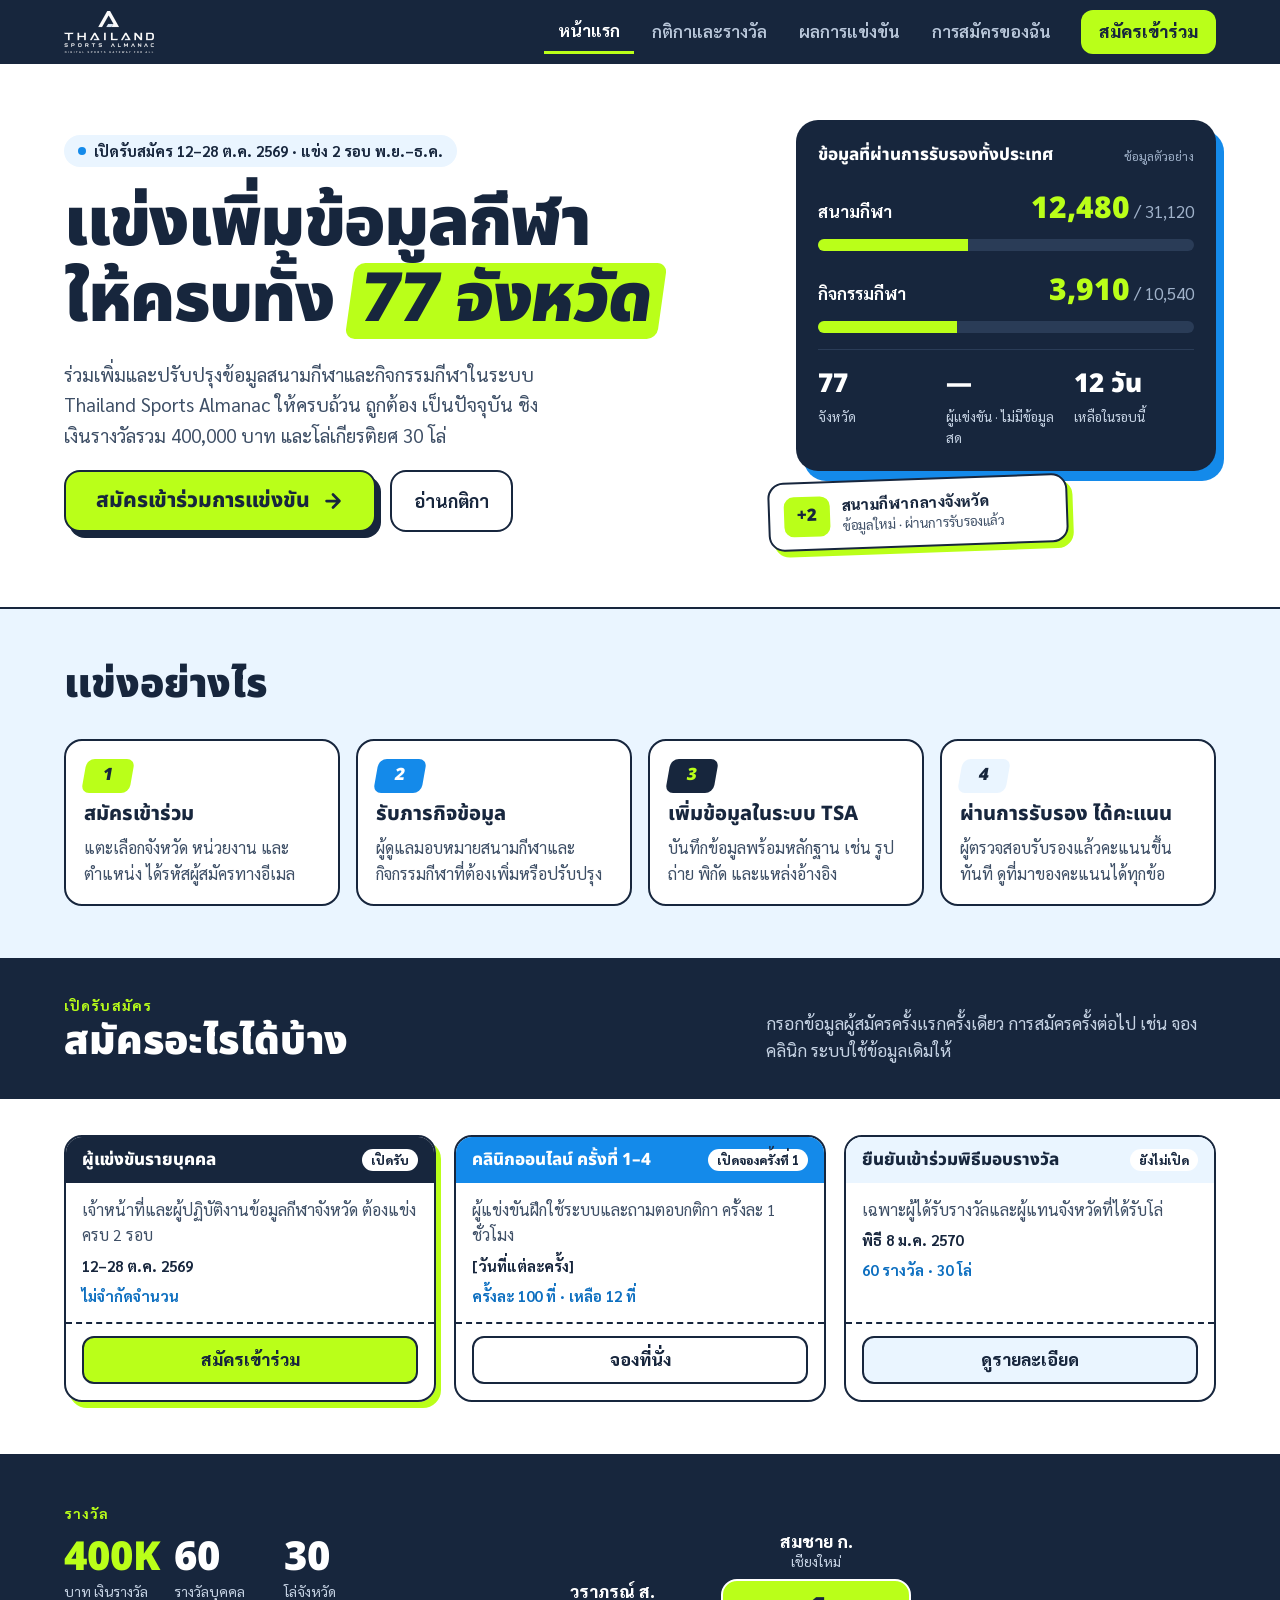
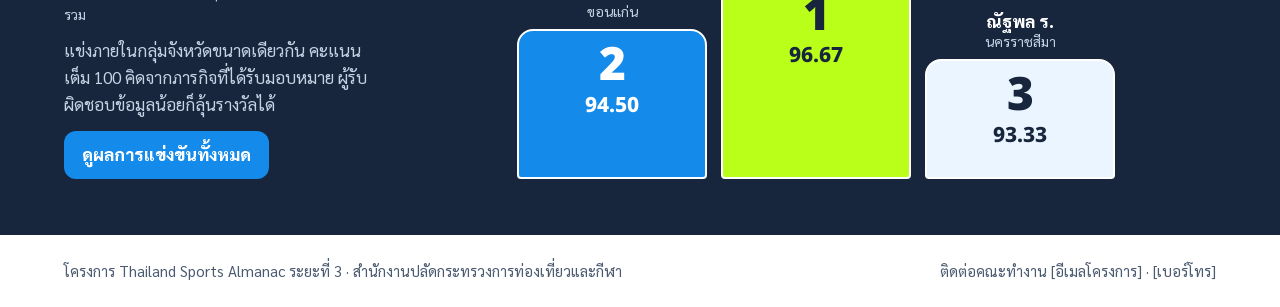
<file: index.html>
<!doctype html>
<html lang="th">
<head>
<meta charset="utf-8">
<meta name="viewport" content="width=device-width, initial-scale=1, viewport-fit=cover">
<title>หน้าแรก · TSA Data to Value Challenge 2569</title>
<link rel="preconnect" href="https://fonts.googleapis.com">
<link rel="preconnect" href="https://fonts.gstatic.com" crossorigin="">
<link href="https://fonts.googleapis.com/css2?family=Noto+Sans+Thai:wght@100..900&amp;family=Sarabun:ital,wght@0,100;0,200;0,300;0,400;0,500;0,600;0,700;0,800;1,100;1,200;1,300;1,400;1,500;1,600;1,700;1,800&amp;display=swap" rel="stylesheet">
<style>
body{margin:0;background:#ffffff}
a{color:#148AEA}a:hover{color:#17263D}
</style>
<style>*{box-sizing:border-box}img{max-width:100%}</style>

</head>
<body>
<div style="font-family: 'Sarabun', sans-serif; color: #17263D; background: #ffffff; font-size: 17px; line-height: 1.6">

  <header style="background: #17263D; color: #ffffff">
    <div style="max-width: 1200px; margin: 0 auto; padding: 10px 24px; display: flex; flex-wrap: wrap; align-items: center; gap: 16px">
      <a href="index.html" aria-label="Thailand Sports Almanac - หน้าแรก" style="display: flex; align-items: center; gap: 12px; color: #ffffff; text-decoration: none">
        <img class="tsa-brand-logo" src="assets/tsa-logo.png" alt="Thailand Sports Almanac">
      </a>
      <nav aria-label="เมนูหลัก" style="display: flex; flex-wrap: wrap; gap: 4px; margin-left: auto">
        <a href="index.html" style="display: inline-flex; align-items: center; min-height: 44px; padding: 0 14px; color: #ffffff; font-weight: 700; text-decoration: none; border-bottom: 3px solid #baff19">หน้าแรก</a>
        <a href="rules.html" style="display: inline-flex; align-items: center; min-height: 44px; padding: 0 14px; color: #b9c7da; font-weight: 600; text-decoration: none">กติกาและรางวัล</a>
        <a href="results.html" style="display: inline-flex; align-items: center; min-height: 44px; padding: 0 14px; color: #b9c7da; font-weight: 600; text-decoration: none">ผลการแข่งขัน</a>
        <a href="my.html" style="display: inline-flex; align-items: center; min-height: 44px; padding: 0 14px; color: #b9c7da; font-weight: 600; text-decoration: none">การสมัครของฉัน</a>
      </nav>
      <a href="register.html" style="display: inline-flex; align-items: center; min-height: 44px; padding: 0 18px; background: #baff19; color: #17263D; font-weight: 800; text-decoration: none; border-radius: 12px">สมัครเข้าร่วม</a>
    </div>
  </header>

  <section style="max-width: 1200px; margin: 0 auto; padding: 56px 24px 60px; display: flex; flex-wrap: wrap; gap: 44px; align-items: center">
    <div style="flex: 999 1 520px; min-width: 0; display: flex; flex-direction: column; gap: 20px">
      <span style="align-self: flex-start; display: inline-flex; align-items: center; gap: 8px; background: #EAF5FF; border-radius: 999px; padding: 4px 14px; font-weight: 700; font-size: 15px"><span style="width: 8px; height: 8px; border-radius: 50%; background: #148AEA"></span>เปิดรับสมัคร 12–28 ต.ค. 2569 · แข่ง 2 รอบ พ.ย.–ธ.ค.</span>
      <h1 style="margin: 0; font-family: 'Noto Sans Thai', sans-serif; font-weight: 900; font-size: 68px; line-height: 1.12; letter-spacing: -0.02em">แข่งเพิ่มข้อมูลกีฬา<br>ให้ครบทั้ง <span style="display: inline-block; background: #baff19; padding: 0 0.16em; border-radius: 10px; transform: skewX(-8deg)">77 จังหวัด</span></h1>
      <p style="margin: 0; max-width: 50ch; font-size: 19px; color: #3e4f66">ร่วมเพิ่มและปรับปรุงข้อมูลสนามกีฬาและกิจกรรมกีฬาในระบบ Thailand Sports Almanac ให้ครบถ้วน ถูกต้อง เป็นปัจจุบัน ชิงเงินรางวัลรวม 400,000 บาท และโล่เกียรติยศ 30 โล่</p>
      <div style="display: flex; flex-wrap: wrap; gap: 14px">
        <a href="register.html" style="display: inline-flex; align-items: center; gap: 12px; min-height: 62px; padding: 0 30px; background: #baff19; color: #17263D; font-family: 'Noto Sans Thai', sans-serif; font-weight: 800; font-size: 21px; text-decoration: none; border: 2.5px solid #17263D; border-radius: 16px; box-shadow: 5px 6px 0 #17263D">สมัครเข้าร่วมการแข่งขัน<svg width="22" height="22" viewBox="0 0 24 24" fill="none" stroke="currentColor" stroke-width="3" stroke-linecap="round" stroke-linejoin="round" aria-hidden="true"><path d="M5 12h13M12 5l7 7-7 7"></path></svg></a>
        <a href="rules.html" style="display: inline-flex; align-items: center; min-height: 62px; padding: 0 22px; color: #17263D; font-weight: 700; font-size: 18px; text-decoration: none; border: 2.5px solid #17263D; border-radius: 16px">อ่านกติกา</a>
      </div>
    </div>

    <div style="flex: 1 1 420px; min-width: 0; position: relative; padding-bottom: 76px">
      <div style="background: #17263D; color: #ffffff; border-radius: 22px; padding: 22px; display: flex; flex-direction: column; gap: 16px; box-shadow: 8px 10px 0 #148AEA">
        <div style="display: flex; justify-content: space-between; align-items: center"><span style="font-family: 'Noto Sans Thai', sans-serif; font-weight: 800; font-size: 17px">ข้อมูลที่ผ่านการรับรองทั้งประเทศ</span><span style="font-size: 12.5px; color: #9fb1c9">ข้อมูลตัวอย่าง</span></div>
        
          <div style="display: flex; flex-direction: column; gap: 6px">
            <div style="display: flex; justify-content: space-between; align-items: baseline; gap: 10px"><span style="font-weight: 700">สนามกีฬา</span><span><span style="font-family: 'Noto Sans Thai', sans-serif; font-weight: 900; font-size: 30px; color: #baff19">12,480</span><span style="color: #9fb1c9"> / 31,120</span></span></div>
            <div style="height: 12px; border-radius: 99px; background: #2a3c57; overflow: hidden"><div style="height: 100%; width: 40%; background: #baff19"></div></div>
          </div>
        
          <div style="display: flex; flex-direction: column; gap: 6px">
            <div style="display: flex; justify-content: space-between; align-items: baseline; gap: 10px"><span style="font-weight: 700">กิจกรรมกีฬา</span><span><span style="font-family: 'Noto Sans Thai', sans-serif; font-weight: 900; font-size: 30px; color: #baff19">3,910</span><span style="color: #9fb1c9"> / 10,540</span></span></div>
            <div style="height: 12px; border-radius: 99px; background: #2a3c57; overflow: hidden"><div style="height: 100%; width: 37%; background: #baff19"></div></div>
          </div>
        
        <div style="display: grid; grid-template-columns: repeat(3, minmax(0, 1fr)); gap: 8px; border-top: 1px solid #2a3c57; padding-top: 14px">
          <div><div style="font-family: 'Noto Sans Thai', sans-serif; font-weight: 900; font-size: 26px">77</div><div style="font-size: 13.5px; color: #c6d3e4">จังหวัด</div></div>
          <div><div style="font-family: 'Noto Sans Thai', sans-serif; font-weight: 900; font-size: 26px">—</div><div style="font-size: 13.5px; color: #c6d3e4">ผู้แข่งขัน · ไม่มีข้อมูลสด</div></div>
          <div><div style="font-family: 'Noto Sans Thai', sans-serif; font-weight: 900; font-size: 26px">12 วัน</div><div style="font-size: 13.5px; color: #c6d3e4">เหลือในรอบนี้</div></div>
        </div>
      </div>
      <div style="position: absolute; left: -28px; bottom: 0; width: 300px; background: #ffffff; border: 2.5px solid #17263D; border-radius: 16px; box-shadow: 5px 6px 0 #baff19; padding: 12px 14px; transform: rotate(-2deg); display: flex; gap: 12px; align-items: center">
        <span style="flex: none; min-width: 46px; height: 40px; border-radius: 10px; background: #baff19; display: grid; place-items: center; font-family: 'Noto Sans Thai', sans-serif; font-weight: 900; font-size: 17px">+2</span>
        <span style="min-width: 0"><span style="display: block; font-weight: 800; font-size: 15px; line-height: 1.3">สนามกีฬากลางจังหวัด</span><span style="display: block; font-size: 13.5px; color: #3e4f66">ข้อมูลใหม่ · ผ่านการรับรองแล้ว</span></span>
      </div>
    </div>
  </section>

  <section style="background: #EAF5FF; border-top: 2.5px solid #17263D; border-bottom: 2.5px solid #17263D">
    <div style="max-width: 1200px; margin: 0 auto; padding: 44px 24px 52px; display: flex; flex-direction: column; gap: 22px">
      <h2 style="margin: 0; font-family: 'Noto Sans Thai', sans-serif; font-weight: 900; font-size: 40px">แข่งอย่างไร</h2>
      <div style="display: grid; grid-template-columns: repeat(auto-fit, minmax(230px, 1fr)); gap: 16px">
        
          <div style="background: #ffffff; border: 2.5px solid #17263D; border-radius: 18px; padding: 18px; display: flex; flex-direction: column; gap: 8px">
            <span style="align-self: flex-start; display: grid; place-items: center; min-width: 48px; height: 34px; background: #baff19; color: #17263D; border-radius: 8px; transform: skewX(-10deg); font-family: 'Noto Sans Thai', sans-serif; font-weight: 900; font-size: 17px">1</span>
            <span style="font-family: 'Noto Sans Thai', sans-serif; font-weight: 800; font-size: 20px; line-height: 1.3">สมัครเข้าร่วม</span>
            <span style="font-size: 16px; color: #3e4f66">แตะเลือกจังหวัด หน่วยงาน และตำแหน่ง ได้รหัสผู้สมัครทางอีเมล</span>
          </div>
        
          <div style="background: #ffffff; border: 2.5px solid #17263D; border-radius: 18px; padding: 18px; display: flex; flex-direction: column; gap: 8px">
            <span style="align-self: flex-start; display: grid; place-items: center; min-width: 48px; height: 34px; background: #148AEA; color: #ffffff; border-radius: 8px; transform: skewX(-10deg); font-family: 'Noto Sans Thai', sans-serif; font-weight: 900; font-size: 17px">2</span>
            <span style="font-family: 'Noto Sans Thai', sans-serif; font-weight: 800; font-size: 20px; line-height: 1.3">รับภารกิจข้อมูล</span>
            <span style="font-size: 16px; color: #3e4f66">ผู้ดูแลมอบหมายสนามกีฬาและกิจกรรมกีฬาที่ต้องเพิ่มหรือปรับปรุง</span>
          </div>
        
          <div style="background: #ffffff; border: 2.5px solid #17263D; border-radius: 18px; padding: 18px; display: flex; flex-direction: column; gap: 8px">
            <span style="align-self: flex-start; display: grid; place-items: center; min-width: 48px; height: 34px; background: #17263D; color: #baff19; border-radius: 8px; transform: skewX(-10deg); font-family: 'Noto Sans Thai', sans-serif; font-weight: 900; font-size: 17px">3</span>
            <span style="font-family: 'Noto Sans Thai', sans-serif; font-weight: 800; font-size: 20px; line-height: 1.3">เพิ่มข้อมูลในระบบ TSA</span>
            <span style="font-size: 16px; color: #3e4f66">บันทึกข้อมูลพร้อมหลักฐาน เช่น รูปถ่าย พิกัด และแหล่งอ้างอิง</span>
          </div>
        
          <div style="background: #ffffff; border: 2.5px solid #17263D; border-radius: 18px; padding: 18px; display: flex; flex-direction: column; gap: 8px">
            <span style="align-self: flex-start; display: grid; place-items: center; min-width: 48px; height: 34px; background: #EAF5FF; color: #17263D; border-radius: 8px; transform: skewX(-10deg); font-family: 'Noto Sans Thai', sans-serif; font-weight: 900; font-size: 17px">4</span>
            <span style="font-family: 'Noto Sans Thai', sans-serif; font-weight: 800; font-size: 20px; line-height: 1.3">ผ่านการรับรอง ได้คะแนน</span>
            <span style="font-size: 16px; color: #3e4f66">ผู้ตรวจสอบรับรองแล้วคะแนนขึ้นทันที ดูที่มาของคะแนนได้ทุกข้อ</span>
          </div>
        
      </div>
    </div>
  </section>

  <section style="background: #17263D; color: #ffffff">
    <div style="max-width: 1200px; margin: 0 auto; padding: 34px 24px; display: flex; flex-wrap: wrap; gap: 16px 40px; align-items: flex-end; justify-content: space-between">
      <div><div style="font-size: 14px; font-weight: 700; color: #baff19; letter-spacing: 0.08em">เปิดรับสมัคร</div><h2 style="margin: 2px 0 0; font-family: 'Noto Sans Thai', sans-serif; font-weight: 900; font-size: 40px; line-height: 1.15">สมัครอะไรได้บ้าง</h2></div>
      <p style="margin: 0; max-width: 50ch; color: #c6d3e4">กรอกข้อมูลผู้สมัครครั้งแรกครั้งเดียว การสมัครครั้งต่อไป เช่น จองคลินิก ระบบใช้ข้อมูลเดิมให้</p>
    </div>
  </section>
  <section style="max-width: 1200px; margin: 0 auto; padding: 36px 24px 52px; display: grid; grid-template-columns: repeat(auto-fit, minmax(250px, 1fr)); gap: 18px">
    
      <article style="border: 2.5px solid #17263D; border-radius: 18px; overflow: hidden; display: flex; flex-direction: column; box-shadow: 5px 6px 0 #baff19">
        <div style="background: #17263D; color: #ffffff; padding: 12px 16px; display: flex; justify-content: space-between; gap: 8px; align-items: center"><span style="font-family: 'Noto Sans Thai', sans-serif; font-weight: 800; font-size: 17px; line-height: 1.3">ผู้แข่งขันรายบุคคล</span><span style="flex: none; font-size: 12.5px; font-weight: 800; background: #ffffff; color: #17263D; border-radius: 999px; padding: 1px 9px">เปิดรับ</span></div>
        <div style="padding: 14px 16px; display: flex; flex-direction: column; gap: 6px; flex: 1">
          <span style="font-size: 16px; color: #3e4f66">เจ้าหน้าที่และผู้ปฏิบัติงานข้อมูลกีฬาจังหวัด ต้องแข่งครบ 2 รอบ</span>
          <span style="font-weight: 700; font-size: 15px">12–28 ต.ค. 2569</span>
          <span style="font-size: 15px; color: #0d6fc0; font-weight: 700">ไม่จำกัดจำนวน</span>
        </div>
        <div style="border-top: 2.5px dashed #17263D; padding: 12px 16px 16px"><a href="register.html" style="display: flex; align-items: center; justify-content: center; min-height: 48px; border-radius: 12px; background: #baff19; color: #17263D; border: 2.5px solid #17263D; font-weight: 800; text-decoration: none">สมัครเข้าร่วม</a></div>
      </article>
    
      <article style="border: 2.5px solid #17263D; border-radius: 18px; overflow: hidden; display: flex; flex-direction: column; box-shadow: none">
        <div style="background: #148AEA; color: #ffffff; padding: 12px 16px; display: flex; justify-content: space-between; gap: 8px; align-items: center"><span style="font-family: 'Noto Sans Thai', sans-serif; font-weight: 800; font-size: 17px; line-height: 1.3">คลินิกออนไลน์ ครั้งที่ 1–4</span><span style="flex: none; font-size: 12.5px; font-weight: 800; background: #ffffff; color: #17263D; border-radius: 999px; padding: 1px 9px">เปิดจองครั้งที่ 1</span></div>
        <div style="padding: 14px 16px; display: flex; flex-direction: column; gap: 6px; flex: 1">
          <span style="font-size: 16px; color: #3e4f66">ผู้แข่งขันฝึกใช้ระบบและถามตอบกติกา ครั้งละ 1 ชั่วโมง</span>
          <span style="font-weight: 700; font-size: 15px">[วันที่แต่ละครั้ง]</span>
          <span style="font-size: 15px; color: #0d6fc0; font-weight: 700">ครั้งละ 100 ที่ · เหลือ 12 ที่</span>
        </div>
        <div style="border-top: 2.5px dashed #17263D; padding: 12px 16px 16px"><a href="my.html" style="display: flex; align-items: center; justify-content: center; min-height: 48px; border-radius: 12px; background: #ffffff; color: #17263D; border: 2.5px solid #17263D; font-weight: 800; text-decoration: none">จองที่นั่ง</a></div>
      </article>
    
      <article style="border: 2.5px solid #17263D; border-radius: 18px; overflow: hidden; display: flex; flex-direction: column; box-shadow: none">
        <div style="background: #EAF5FF; color: #17263D; padding: 12px 16px; display: flex; justify-content: space-between; gap: 8px; align-items: center"><span style="font-family: 'Noto Sans Thai', sans-serif; font-weight: 800; font-size: 17px; line-height: 1.3">ยืนยันเข้าร่วมพิธีมอบรางวัล</span><span style="flex: none; font-size: 12.5px; font-weight: 800; background: #ffffff; color: #17263D; border-radius: 999px; padding: 1px 9px">ยังไม่เปิด</span></div>
        <div style="padding: 14px 16px; display: flex; flex-direction: column; gap: 6px; flex: 1">
          <span style="font-size: 16px; color: #3e4f66">เฉพาะผู้ได้รับรางวัลและผู้แทนจังหวัดที่ได้รับโล่</span>
          <span style="font-weight: 700; font-size: 15px">พิธี 8 ม.ค. 2570</span>
          <span style="font-size: 15px; color: #0d6fc0; font-weight: 700">60 รางวัล · 30 โล่</span>
        </div>
        <div style="border-top: 2.5px dashed #17263D; padding: 12px 16px 16px"><a href="rules.html" style="display: flex; align-items: center; justify-content: center; min-height: 48px; border-radius: 12px; background: #EAF5FF; color: #17263D; border: 2.5px solid #17263D; font-weight: 800; text-decoration: none">ดูรายละเอียด</a></div>
      </article>
    
  </section>

  <section style="background: #17263D; color: #ffffff">
    <div style="max-width: 1200px; margin: 0 auto; padding: 48px 24px 56px; display: flex; flex-wrap: wrap; gap: 32px; align-items: flex-end">
      <div style="flex: 1 1 320px; min-width: 0; display: flex; flex-direction: column; gap: 12px; align-self: center">
        <div style="font-size: 14px; font-weight: 700; color: #baff19; letter-spacing: 0.08em">รางวัล</div>
        <div style="display: grid; grid-template-columns: repeat(3, minmax(0, 1fr)); gap: 10px">
          <div><div style="font-family: 'Noto Sans Thai', sans-serif; font-weight: 900; font-size: 40px; line-height: 1.1; color: #baff19">400K</div><div style="font-size: 14px; color: #c6d3e4">บาท เงินรางวัลรวม</div></div>
          <div><div style="font-family: 'Noto Sans Thai', sans-serif; font-weight: 900; font-size: 40px; line-height: 1.1">60</div><div style="font-size: 14px; color: #c6d3e4">รางวัลบุคคล</div></div>
          <div><div style="font-family: 'Noto Sans Thai', sans-serif; font-weight: 900; font-size: 40px; line-height: 1.1">30</div><div style="font-size: 14px; color: #c6d3e4">โล่จังหวัด</div></div>
        </div>
        <p style="margin: 0; color: #c6d3e4">แข่งภายในกลุ่มจังหวัดขนาดเดียวกัน คะแนนเต็ม 100 คิดจากภารกิจที่ได้รับมอบหมาย ผู้รับผิดชอบข้อมูลน้อยก็ลุ้นรางวัลได้</p>
        <a href="results.html" style="align-self: flex-start; display: inline-flex; align-items: center; min-height: 48px; padding: 0 18px; border-radius: 12px; background: #148AEA; color: #ffffff; font-weight: 800; text-decoration: none">ดูผลการแข่งขันทั้งหมด</a>
      </div>
      <div style="flex: 999 1 520px; min-width: 0; display: flex; align-items: flex-end; justify-content: center; gap: 14px">
        
          <div style="flex: 1 1 0; max-width: 190px; display: flex; flex-direction: column; align-items: center; gap: 8px">
            <div style="text-align: center; line-height: 1.3"><div style="font-weight: 800; font-size: 17px">วราภรณ์ ส.</div><div style="font-size: 14px; color: #c6d3e4">ขอนแก่น</div></div>
            <div style="width: 100%; height: 150px; background: #148AEA; color: #ffffff; border-radius: 16px 16px 4px 4px; border: 2.5px solid #ffffff; display: flex; flex-direction: column; align-items: center; padding-top: 12px">
              <span style="font-family: 'Noto Sans Thai', sans-serif; font-weight: 900; font-size: 46px; line-height: 1">2</span>
              <span style="font-family: 'Noto Sans Thai', sans-serif; font-weight: 800; font-size: 21px">94.50</span>
            </div>
          </div>
        
          <div style="flex: 1 1 0; max-width: 190px; display: flex; flex-direction: column; align-items: center; gap: 8px">
            <div style="text-align: center; line-height: 1.3"><div style="font-weight: 800; font-size: 17px">สมชาย ก.</div><div style="font-size: 14px; color: #c6d3e4">เชียงใหม่</div></div>
            <div style="width: 100%; height: 200px; background: #baff19; color: #17263D; border-radius: 16px 16px 4px 4px; border: 2.5px solid #ffffff; display: flex; flex-direction: column; align-items: center; padding-top: 12px">
              <span style="font-family: 'Noto Sans Thai', sans-serif; font-weight: 900; font-size: 46px; line-height: 1">1</span>
              <span style="font-family: 'Noto Sans Thai', sans-serif; font-weight: 800; font-size: 21px">96.67</span>
            </div>
          </div>
        
          <div style="flex: 1 1 0; max-width: 190px; display: flex; flex-direction: column; align-items: center; gap: 8px">
            <div style="text-align: center; line-height: 1.3"><div style="font-weight: 800; font-size: 17px">ณัฐพล ร.</div><div style="font-size: 14px; color: #c6d3e4">นครราชสีมา</div></div>
            <div style="width: 100%; height: 120px; background: #EAF5FF; color: #17263D; border-radius: 16px 16px 4px 4px; border: 2.5px solid #ffffff; display: flex; flex-direction: column; align-items: center; padding-top: 12px">
              <span style="font-family: 'Noto Sans Thai', sans-serif; font-weight: 900; font-size: 46px; line-height: 1">3</span>
              <span style="font-family: 'Noto Sans Thai', sans-serif; font-weight: 800; font-size: 21px">93.33</span>
            </div>
          </div>
        
      </div>
    </div>
  </section>

  <footer style="max-width: 1200px; margin: 0 auto; padding: 24px; display: flex; flex-wrap: wrap; gap: 12px; justify-content: space-between; font-size: 15px; color: #4a5a70">
    <span>โครงการ Thailand Sports Almanac ระยะที่ 3 · สำนักงานปลัดกระทรวงการท่องเที่ยวและกีฬา</span>
    <span>ติดต่อคณะทำงาน [อีเมลโครงการ] · [เบอร์โทร]</span>
  </footer>
</div>
<script defer src="app.js"></script>
</body>
</html>
</file>
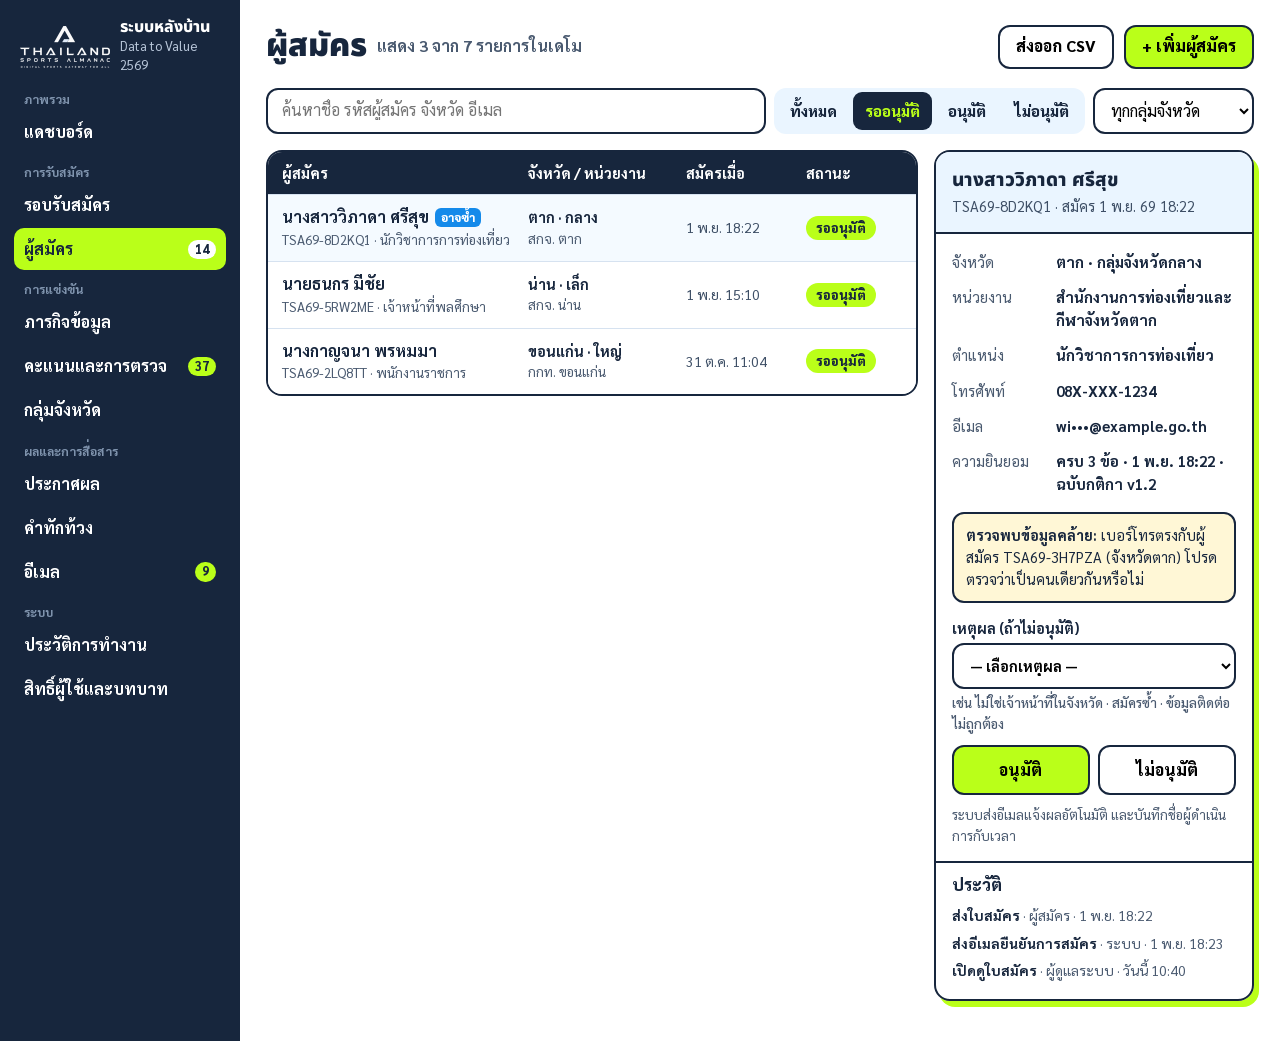
<file: admin-applicants.html>
<!doctype html>
<html lang="th">
<head>
<meta charset="utf-8">
<meta name="viewport" content="width=device-width, initial-scale=1, viewport-fit=cover">
<title>หลังบ้าน · ผู้สมัคร · TSA Data to Value Challenge 2569</title>
<link rel="preconnect" href="https://fonts.googleapis.com">
<link rel="preconnect" href="https://fonts.gstatic.com" crossorigin="">
<link href="https://fonts.googleapis.com/css2?family=Noto+Sans+Thai:wght@100..900&amp;family=Sarabun:ital,wght@0,100;0,200;0,300;0,400;0,500;0,600;0,700;0,800;1,100;1,200;1,300;1,400;1,500;1,600;1,700;1,800&amp;display=swap" rel="stylesheet">
<style>
body{margin:0;background:#ffffff}
a{color:#148AEA}a:hover{color:#17263D}
</style>
<style>*{box-sizing:border-box}img{max-width:100%}</style>

</head>
<body>
<div style="font-family: 'Sarabun', sans-serif; color: #17263D; background: #ffffff; font-size: 16px; line-height: 1.55; display: flex; flex-wrap: wrap; min-height: 100%">
  <aside style="flex: 1 1 240px; max-width: 100%; background: #17263D; color: #ffffff; padding: 18px 14px; display: flex; flex-direction: column; gap: 14px">
    <div style="display: flex; align-items: center; gap: 10px; padding: 0 6px"><img class="tsa-brand-logo" src="assets/tsa-logo.png" alt="Thailand Sports Almanac"><span style="font-family: 'Noto Sans Thai', sans-serif; font-weight: 800; line-height: 1.2">ระบบหลังบ้าน<br><span style="font-family: 'Sarabun', sans-serif; font-weight: 400; font-size: 13px; color: #b9c7da">Data to Value 2569</span></span></div>
    <nav aria-label="เมนูหลังบ้าน" style="display: flex; flex-direction: column; gap: 10px">
      
        <div style="display: flex; flex-direction: column; gap: 2px">
          <span style="font-size: 12.5px; font-weight: 700; color: #7f93ad; padding: 0 10px">ภาพรวม</span>
          
            <a href="admin.html" style="display: flex; align-items: center; justify-content: space-between; min-height: 42px; padding: 0 10px; border-radius: 10px; background: transparent; color: #ffffff; font-weight: 700; text-decoration: none">แดชบอร์ด<span style="font-size: 12.5px; font-weight: 800; padding: 0 7px; border-radius: 999px; background: transparent; color: #17263D"></span></a>
          
        </div>
      
        <div style="display: flex; flex-direction: column; gap: 2px">
          <span style="font-size: 12.5px; font-weight: 700; color: #7f93ad; padding: 0 10px">การรับสมัคร</span>
          
            <a href="admin-rounds.html" style="display: flex; align-items: center; justify-content: space-between; min-height: 42px; padding: 0 10px; border-radius: 10px; background: transparent; color: #ffffff; font-weight: 700; text-decoration: none">รอบรับสมัคร<span style="font-size: 12.5px; font-weight: 800; padding: 0 7px; border-radius: 999px; background: transparent; color: #17263D"></span></a>
          
            <a href="admin-applicants.html" style="display: flex; align-items: center; justify-content: space-between; min-height: 42px; padding: 0 10px; border-radius: 10px; background: #baff19; color: #17263D; font-weight: 700; text-decoration: none">ผู้สมัคร<span style="font-size: 12.5px; font-weight: 800; padding: 0 7px; border-radius: 999px; background: #ffffff; color: #17263D">14</span></a>
          
        </div>
      
        <div style="display: flex; flex-direction: column; gap: 2px">
          <span style="font-size: 12.5px; font-weight: 700; color: #7f93ad; padding: 0 10px">การแข่งขัน</span>
          
            <a href="#tasks" style="display: flex; align-items: center; justify-content: space-between; min-height: 42px; padding: 0 10px; border-radius: 10px; background: transparent; color: #ffffff; font-weight: 700; text-decoration: none">ภารกิจข้อมูล<span style="font-size: 12.5px; font-weight: 800; padding: 0 7px; border-radius: 999px; background: transparent; color: #17263D"></span></a>
          
            <a href="admin-scores.html" style="display: flex; align-items: center; justify-content: space-between; min-height: 42px; padding: 0 10px; border-radius: 10px; background: transparent; color: #ffffff; font-weight: 700; text-decoration: none">คะแนนและการตรวจ<span style="font-size: 12.5px; font-weight: 800; padding: 0 7px; border-radius: 999px; background: #baff19; color: #17263D">37</span></a>
          
            <a href="#groups" style="display: flex; align-items: center; justify-content: space-between; min-height: 42px; padding: 0 10px; border-radius: 10px; background: transparent; color: #ffffff; font-weight: 700; text-decoration: none">กลุ่มจังหวัด<span style="font-size: 12.5px; font-weight: 800; padding: 0 7px; border-radius: 999px; background: transparent; color: #17263D"></span></a>
          
        </div>
      
        <div style="display: flex; flex-direction: column; gap: 2px">
          <span style="font-size: 12.5px; font-weight: 700; color: #7f93ad; padding: 0 10px">ผลและการสื่อสาร</span>
          
            <a href="admin-scores.html" style="display: flex; align-items: center; justify-content: space-between; min-height: 42px; padding: 0 10px; border-radius: 10px; background: transparent; color: #ffffff; font-weight: 700; text-decoration: none">ประกาศผล<span style="font-size: 12.5px; font-weight: 800; padding: 0 7px; border-radius: 999px; background: transparent; color: #17263D"></span></a>
          
            <a href="#appeals" style="display: flex; align-items: center; justify-content: space-between; min-height: 42px; padding: 0 10px; border-radius: 10px; background: transparent; color: #ffffff; font-weight: 700; text-decoration: none">คำทักท้วง<span style="font-size: 12.5px; font-weight: 800; padding: 0 7px; border-radius: 999px; background: transparent; color: #17263D"></span></a>
          
            <a href="admin-rounds.html" style="display: flex; align-items: center; justify-content: space-between; min-height: 42px; padding: 0 10px; border-radius: 10px; background: transparent; color: #ffffff; font-weight: 700; text-decoration: none">อีเมล<span style="font-size: 12.5px; font-weight: 800; padding: 0 7px; border-radius: 999px; background: #baff19; color: #17263D">9</span></a>
          
        </div>
      
        <div style="display: flex; flex-direction: column; gap: 2px">
          <span style="font-size: 12.5px; font-weight: 700; color: #7f93ad; padding: 0 10px">ระบบ</span>
          
            <a href="#log" style="display: flex; align-items: center; justify-content: space-between; min-height: 42px; padding: 0 10px; border-radius: 10px; background: transparent; color: #ffffff; font-weight: 700; text-decoration: none">ประวัติการทำงาน<span style="font-size: 12.5px; font-weight: 800; padding: 0 7px; border-radius: 999px; background: transparent; color: #17263D"></span></a>
          
            <a href="#roles" style="display: flex; align-items: center; justify-content: space-between; min-height: 42px; padding: 0 10px; border-radius: 10px; background: transparent; color: #ffffff; font-weight: 700; text-decoration: none">สิทธิ์ผู้ใช้และบทบาท<span style="font-size: 12.5px; font-weight: 800; padding: 0 7px; border-radius: 999px; background: transparent; color: #17263D"></span></a>
          
        </div>
      
    </nav>
  </aside>

  <main style="flex: 999 1 720px; min-width: 0; padding: 22px 26px 40px; display: flex; flex-direction: column; gap: 16px">
    <div style="display: flex; flex-wrap: wrap; gap: 10px; align-items: center">
      <h1 style="margin: 0; font-family: 'Noto Sans Thai', sans-serif; font-weight: 900; font-size: 32px">ผู้สมัคร</h1>
      <span style="font-weight: 700; color: #4a5a70">ผู้สมัครทั้งหมด · ข้อมูลตัวอย่าง · รออนุมัติ 14</span>
      <span style="flex: 1"></span>
      <button type="button" style="min-height: 44px; padding: 0 16px; border: 2.5px solid #17263D; border-radius: 12px; background: #ffffff; font: inherit; font-weight: 800">ส่งออก CSV</button>
      <button type="button" style="min-height: 44px; padding: 0 16px; border: 2.5px solid #17263D; border-radius: 12px; background: #baff19; font: inherit; font-weight: 800">+ เพิ่มผู้สมัคร</button>
    </div>
    <div style="display: flex; flex-wrap: wrap; gap: 8px">
      <label for="a-q" style="position: absolute; width: 1px; height: 1px; overflow: hidden">ค้นหา</label>
      <input id="a-q" type="text" placeholder="ค้นหาชื่อ รหัสผู้สมัคร จังหวัด อีเมล" style="flex: 1 1 260px; min-height: 46px; border: 2px solid #17263D; border-radius: 12px; padding: 0 14px; font: inherit">
      <div role="group" aria-label="สถานะ" style="display: flex; gap: 4px; padding: 4px; border-radius: 12px; background: #EAF5FF">
        
          <button type="button" aria-pressed="false" style="min-height: 38px; padding: 0 12px; border: 0; border-radius: 9px; background: transparent; color: #17263D; font: inherit; font-weight: 800; font-size: 15px">ทั้งหมด</button>
        
          <button type="button" aria-pressed="true" style="min-height: 38px; padding: 0 12px; border: 0; border-radius: 9px; background: #17263D; color: #baff19; font: inherit; font-weight: 800; font-size: 15px">รออนุมัติ</button>
        
          <button type="button" aria-pressed="false" style="min-height: 38px; padding: 0 12px; border: 0; border-radius: 9px; background: transparent; color: #17263D; font: inherit; font-weight: 800; font-size: 15px">อนุมัติ</button>
        
          <button type="button" aria-pressed="false" style="min-height: 38px; padding: 0 12px; border: 0; border-radius: 9px; background: transparent; color: #17263D; font: inherit; font-weight: 800; font-size: 15px">ไม่อนุมัติ</button>
        
      </div>
      <select aria-label="กลุ่มจังหวัด" style="min-height: 46px; border: 2px solid #17263D; border-radius: 12px; padding: 0 12px; font: inherit; background: #ffffff"><option>ทุกกลุ่มจังหวัด</option></select>
    </div>

    <div style="display: flex; flex-wrap: wrap; gap: 16px; align-items: flex-start">
      <div style="flex: 999 1 460px; min-width: 0; border: 2.5px solid #17263D; border-radius: 16px; overflow-x: auto">
        <div style="min-width: 520px">
          <div style="display: grid; grid-template-columns: minmax(0, 1.6fr) minmax(0, 1fr) 110px 96px; gap: 10px; padding: 10px 14px; background: #17263D; color: #ffffff; font-weight: 700; font-size: 14.5px"><span>ผู้สมัคร</span><span>จังหวัด / หน่วยงาน</span><span>สมัครเมื่อ</span><span>สถานะ</span></div>
          
            <div style="display: grid; grid-template-columns: minmax(0, 1.6fr) minmax(0, 1fr) 110px 96px; gap: 10px; align-items: center; padding: 10px 14px; border-top: 1.5px solid #d6e2f0; background: #f4faff">
              <span style="min-width: 0"><span style="display: flex; gap: 6px; align-items: center; font-weight: 700">นางสาววิภาดา ศรีสุข<span style="font-size: 12px; font-weight: 800; background: #148AEA; color: #ffffff; border-radius: 6px; padding: 0 6px">อาจซ้ำ</span></span><span style="display: block; font-size: 13.5px; color: #4a5a70">TSA69-8D2KQ1 · นักวิชาการการท่องเที่ยว</span></span>
              <span style="min-width: 0; font-size: 14.5px"><span style="display: block; font-weight: 700">ตาก · กลาง</span><span style="display: block; color: #4a5a70; font-size: 13.5px">สกจ. ตาก</span></span>
              <span style="font-size: 14px; color: #3e4f66">1 พ.ย. 18:22</span>
              <span style="justify-self: start; font-size: 13px; font-weight: 800; border-radius: 999px; padding: 2px 10px; background: #baff19; color: #17263D">รออนุมัติ</span>
            </div>
          
            <div style="display: grid; grid-template-columns: minmax(0, 1.6fr) minmax(0, 1fr) 110px 96px; gap: 10px; align-items: center; padding: 10px 14px; border-top: 1.5px solid #d6e2f0; background: #ffffff">
              <span style="min-width: 0"><span style="display: flex; gap: 6px; align-items: center; font-weight: 700">นายธนกร มีชัย</span><span style="display: block; font-size: 13.5px; color: #4a5a70">TSA69-5RW2ME · เจ้าหน้าที่พลศึกษา</span></span>
              <span style="min-width: 0; font-size: 14.5px"><span style="display: block; font-weight: 700">น่าน · เล็ก</span><span style="display: block; color: #4a5a70; font-size: 13.5px">สกจ. น่าน</span></span>
              <span style="font-size: 14px; color: #3e4f66">1 พ.ย. 15:10</span>
              <span style="justify-self: start; font-size: 13px; font-weight: 800; border-radius: 999px; padding: 2px 10px; background: #baff19; color: #17263D">รออนุมัติ</span>
            </div>
          
            <div style="display: grid; grid-template-columns: minmax(0, 1.6fr) minmax(0, 1fr) 110px 96px; gap: 10px; align-items: center; padding: 10px 14px; border-top: 1.5px solid #d6e2f0; background: #ffffff">
              <span style="min-width: 0"><span style="display: flex; gap: 6px; align-items: center; font-weight: 700">นางกาญจนา พรหมมา</span><span style="display: block; font-size: 13.5px; color: #4a5a70">TSA69-2LQ8TT · พนักงานราชการ</span></span>
              <span style="min-width: 0; font-size: 14.5px"><span style="display: block; font-weight: 700">ขอนแก่น · ใหญ่</span><span style="display: block; color: #4a5a70; font-size: 13.5px">กกท. ขอนแก่น</span></span>
              <span style="font-size: 14px; color: #3e4f66">31 ต.ค. 11:04</span>
              <span style="justify-self: start; font-size: 13px; font-weight: 800; border-radius: 999px; padding: 2px 10px; background: #baff19; color: #17263D">รออนุมัติ</span>
            </div>
          
            <div style="display: grid; grid-template-columns: minmax(0, 1.6fr) minmax(0, 1fr) 110px 96px; gap: 10px; align-items: center; padding: 10px 14px; border-top: 1.5px solid #d6e2f0; background: #ffffff">
              <span style="min-width: 0"><span style="display: flex; gap: 6px; align-items: center; font-weight: 700">นายสมชาย ใจดี</span><span style="display: block; font-size: 13.5px; color: #4a5a70">TSA69-4K7Q2M · เจ้าหน้าที่พลศึกษา</span></span>
              <span style="min-width: 0; font-size: 14.5px"><span style="display: block; font-weight: 700">เชียงใหม่ · ใหญ่</span><span style="display: block; color: #4a5a70; font-size: 13.5px">สกจ. เชียงใหม่</span></span>
              <span style="font-size: 14px; color: #3e4f66">20 ต.ค. 09:12</span>
              <span style="justify-self: start; font-size: 13px; font-weight: 800; border-radius: 999px; padding: 2px 10px; background: #EAF5FF; color: #17263D">อนุมัติ</span>
            </div>
          
            <div style="display: grid; grid-template-columns: minmax(0, 1.6fr) minmax(0, 1fr) 110px 96px; gap: 10px; align-items: center; padding: 10px 14px; border-top: 1.5px solid #d6e2f0; background: #ffffff">
              <span style="min-width: 0"><span style="display: flex; gap: 6px; align-items: center; font-weight: 700">นางสาวปิยะนุช มณีรัตน์</span><span style="display: block; font-size: 13.5px; color: #4a5a70">TSA69-9TQ4AA · นักพัฒนาการกีฬา</span></span>
              <span style="min-width: 0; font-size: 14.5px"><span style="display: block; font-weight: 700">ชลบุรี · ใหญ่</span><span style="display: block; color: #4a5a70; font-size: 13.5px">สกจ. ชลบุรี</span></span>
              <span style="font-size: 14px; color: #3e4f66">19 ต.ค. 13:30</span>
              <span style="justify-self: start; font-size: 13px; font-weight: 800; border-radius: 999px; padding: 2px 10px; background: #EAF5FF; color: #17263D">อนุมัติ</span>
            </div>
          
            <div style="display: grid; grid-template-columns: minmax(0, 1.6fr) minmax(0, 1fr) 110px 96px; gap: 10px; align-items: center; padding: 10px 14px; border-top: 1.5px solid #d6e2f0; background: #ffffff">
              <span style="min-width: 0"><span style="display: flex; gap: 6px; align-items: center; font-weight: 700">นายอนุชา พรมสุข</span><span style="display: block; font-size: 13.5px; color: #4a5a70">TSA69-1BC5RX · เจ้าหน้าที่โครงการ</span></span>
              <span style="min-width: 0; font-size: 14.5px"><span style="display: block; font-weight: 700">สงขลา · ใหญ่</span><span style="display: block; color: #4a5a70; font-size: 13.5px">อบจ. สงขลา</span></span>
              <span style="font-size: 14px; color: #3e4f66">18 ต.ค. 08:55</span>
              <span style="justify-self: start; font-size: 13px; font-weight: 800; border-radius: 999px; padding: 2px 10px; background: #EAF5FF; color: #17263D">อนุมัติ</span>
            </div>
          
            <div style="display: grid; grid-template-columns: minmax(0, 1.6fr) minmax(0, 1fr) 110px 96px; gap: 10px; align-items: center; padding: 10px 14px; border-top: 1.5px solid #d6e2f0; background: #ffffff">
              <span style="min-width: 0"><span style="display: flex; gap: 6px; align-items: center; font-weight: 700">นายวีระ คงดี</span><span style="display: block; font-size: 13.5px; color: #4a5a70">TSA69-6YH1NN · อื่น ๆ</span></span>
              <span style="min-width: 0; font-size: 14.5px"><span style="display: block; font-weight: 700">ตาก · กลาง</span><span style="display: block; color: #4a5a70; font-size: 13.5px">—</span></span>
              <span style="font-size: 14px; color: #3e4f66">17 ต.ค. 20:41</span>
              <span style="justify-self: start; font-size: 13px; font-weight: 800; border-radius: 999px; padding: 2px 10px; background: #17263D; color: #ffffff">ไม่อนุมัติ</span>
            </div>
          
        </div>
      </div>

      <aside style="flex: 1 1 320px; min-width: 0; border: 2.5px solid #17263D; border-radius: 16px; overflow: hidden; box-shadow: 5px 6px 0 #baff19">
        <div style="padding: 14px 16px; background: #EAF5FF; border-bottom: 2px solid #17263D">
          <div style="font-family: 'Noto Sans Thai', sans-serif; font-weight: 800; font-size: 19px">นางสาววิภาดา ศรีสุข</div>
          <div style="font-size: 14.5px; color: #3e4f66">TSA69-8D2KQ1 · สมัคร 1 พ.ย. 69 18:22</div>
        </div>
        <div style="padding: 12px 16px; display: flex; flex-direction: column; gap: 4px; font-size: 15px">
          
            <div style="display: grid; grid-template-columns: 96px minmax(0, 1fr); gap: 8px; padding: 4px 0"><span style="color: #4a5a70">จังหวัด</span><span style="font-weight: 700">ตาก · กลุ่มจังหวัดกลาง</span></div>
          
            <div style="display: grid; grid-template-columns: 96px minmax(0, 1fr); gap: 8px; padding: 4px 0"><span style="color: #4a5a70">หน่วยงาน</span><span style="font-weight: 700">สำนักงานการท่องเที่ยวและกีฬาจังหวัดตาก</span></div>
          
            <div style="display: grid; grid-template-columns: 96px minmax(0, 1fr); gap: 8px; padding: 4px 0"><span style="color: #4a5a70">ตำแหน่ง</span><span style="font-weight: 700">นักวิชาการการท่องเที่ยว</span></div>
          
            <div style="display: grid; grid-template-columns: 96px minmax(0, 1fr); gap: 8px; padding: 4px 0"><span style="color: #4a5a70">โทรศัพท์</span><span style="font-weight: 700">08X-XXX-1234</span></div>
          
            <div style="display: grid; grid-template-columns: 96px minmax(0, 1fr); gap: 8px; padding: 4px 0"><span style="color: #4a5a70">อีเมล</span><span style="font-weight: 700">wi•••@example.go.th</span></div>
          
            <div style="display: grid; grid-template-columns: 96px minmax(0, 1fr); gap: 8px; padding: 4px 0"><span style="color: #4a5a70">ความยินยอม</span><span style="font-weight: 700">ครบ 3 ข้อ · 1 พ.ย. 18:22 · ฉบับกติกา v1.2</span></div>
          
        </div>
        <div style="margin: 0 16px; padding: 10px 12px; border-radius: 12px; background: #fff7d6; border: 2px solid #17263D; font-size: 14.5px"><b>ตรวจพบข้อมูลคล้าย:</b> เบอร์โทรตรงกับผู้สมัคร TSA69-3H7PZA (จังหวัดตาก) โปรดตรวจว่าเป็นคนเดียวกันหรือไม่</div>
        <div style="padding: 14px 16px; display: flex; flex-direction: column; gap: 10px">
          <label style="display: flex; flex-direction: column; gap: 4px; font-size: 14.5px; font-weight: 700">เหตุผล (ถ้าไม่อนุมัติ)<select style="min-height: 46px; border: 2px solid #17263D; border-radius: 12px; padding: 0 12px; font: inherit; background: #ffffff"><option>— เลือกเหตุผล —</option></select><span style="font-weight: 500; font-size: 13.5px; color: #4a5a70">เช่น ไม่ใช่เจ้าหน้าที่ในจังหวัด · สมัครซ้ำ · ข้อมูลติดต่อไม่ถูกต้อง</span></label>
          <div style="display: grid; grid-template-columns: repeat(2, minmax(0, 1fr)); gap: 8px">
            <button type="button" style="min-height: 50px; border: 2.5px solid #17263D; border-radius: 12px; background: #baff19; font: inherit; font-weight: 800">อนุมัติ</button>
            <button type="button" style="min-height: 50px; border: 2.5px solid #17263D; border-radius: 12px; background: #ffffff; font: inherit; font-weight: 800">ไม่อนุมัติ</button>
          </div>
          <span style="font-size: 13.5px; color: #4a5a70">ระบบส่งอีเมลแจ้งผลอัตโนมัติ และบันทึกชื่อผู้ดำเนินการกับเวลา</span>
        </div>
        <div style="border-top: 2px solid #17263D; padding: 10px 16px 14px">
          <div style="font-weight: 800; margin-bottom: 4px">ประวัติ</div>
          
            <div style="font-size: 14px; padding: 3px 0"><b>ส่งใบสมัคร</b> <span style="color: #4a5a70">· ผู้สมัคร · 1 พ.ย. 18:22</span></div>
          
            <div style="font-size: 14px; padding: 3px 0"><b>ส่งอีเมลยืนยันการสมัคร</b> <span style="color: #4a5a70">· ระบบ · 1 พ.ย. 18:23</span></div>
          
            <div style="font-size: 14px; padding: 3px 0"><b>เปิดดูใบสมัคร</b> <span style="color: #4a5a70">· ผู้ดูแลระบบ · วันนี้ 10:40</span></div>
          
        </div>
      </aside>
    </div>
  </main>
</div>
<script defer src="app.js"></script>
</body>
</html>
</file>
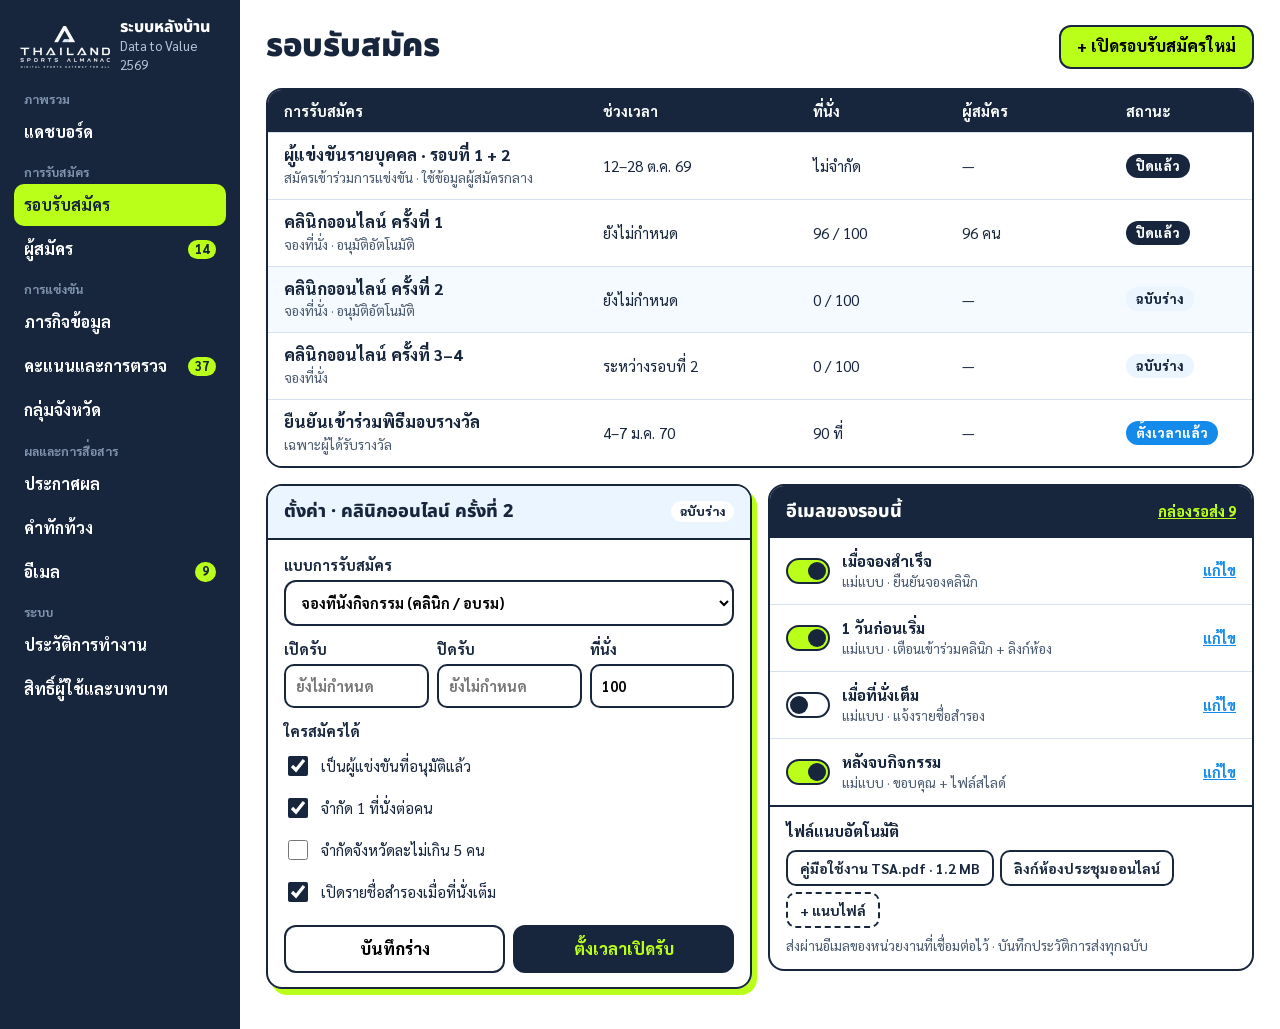
<file: admin-rounds.html>
<!doctype html>
<html lang="th">
<head>
<meta charset="utf-8">
<meta name="viewport" content="width=device-width, initial-scale=1, viewport-fit=cover">
<title>หลังบ้าน · รอบรับสมัครและอีเมล · TSA Data to Value Challenge 2569</title>
<link rel="preconnect" href="https://fonts.googleapis.com">
<link rel="preconnect" href="https://fonts.gstatic.com" crossorigin="">
<link href="https://fonts.googleapis.com/css2?family=Noto+Sans+Thai:wght@100..900&amp;family=Sarabun:ital,wght@0,100;0,200;0,300;0,400;0,500;0,600;0,700;0,800;1,100;1,200;1,300;1,400;1,500;1,600;1,700;1,800&amp;display=swap" rel="stylesheet">
<style>
body{margin:0;background:#ffffff}
a{color:#148AEA}a:hover{color:#17263D}
</style>
<style>*{box-sizing:border-box}img{max-width:100%}</style>

</head>
<body>
<div style="font-family: 'Sarabun', sans-serif; color: #17263D; background: #ffffff; font-size: 16px; line-height: 1.55; display: flex; flex-wrap: wrap; min-height: 100%">
  <aside style="flex: 1 1 240px; max-width: 100%; background: #17263D; color: #ffffff; padding: 18px 14px; display: flex; flex-direction: column; gap: 14px">
    <div style="display: flex; align-items: center; gap: 10px; padding: 0 6px"><img class="tsa-brand-logo" src="assets/tsa-logo.png" alt="Thailand Sports Almanac"><span style="font-family: 'Noto Sans Thai', sans-serif; font-weight: 800; line-height: 1.2">ระบบหลังบ้าน<br><span style="font-family: 'Sarabun', sans-serif; font-weight: 400; font-size: 13px; color: #b9c7da">Data to Value 2569</span></span></div>
    <nav aria-label="เมนูหลังบ้าน" style="display: flex; flex-direction: column; gap: 10px">
      
        <div style="display: flex; flex-direction: column; gap: 2px">
          <span style="font-size: 12.5px; font-weight: 700; color: #7f93ad; padding: 0 10px">ภาพรวม</span>
          
            <a href="admin.html" style="display: flex; align-items: center; justify-content: space-between; min-height: 42px; padding: 0 10px; border-radius: 10px; background: transparent; color: #ffffff; font-weight: 700; text-decoration: none">แดชบอร์ด<span style="font-size: 12.5px; font-weight: 800; padding: 0 7px; border-radius: 999px; background: transparent; color: #17263D"></span></a>
          
        </div>
      
        <div style="display: flex; flex-direction: column; gap: 2px">
          <span style="font-size: 12.5px; font-weight: 700; color: #7f93ad; padding: 0 10px">การรับสมัคร</span>
          
            <a href="admin-rounds.html" style="display: flex; align-items: center; justify-content: space-between; min-height: 42px; padding: 0 10px; border-radius: 10px; background: #baff19; color: #17263D; font-weight: 700; text-decoration: none">รอบรับสมัคร<span style="font-size: 12.5px; font-weight: 800; padding: 0 7px; border-radius: 999px; background: transparent; color: #17263D"></span></a>
          
            <a href="admin-applicants.html" style="display: flex; align-items: center; justify-content: space-between; min-height: 42px; padding: 0 10px; border-radius: 10px; background: transparent; color: #ffffff; font-weight: 700; text-decoration: none">ผู้สมัคร<span style="font-size: 12.5px; font-weight: 800; padding: 0 7px; border-radius: 999px; background: #baff19; color: #17263D">14</span></a>
          
        </div>
      
        <div style="display: flex; flex-direction: column; gap: 2px">
          <span style="font-size: 12.5px; font-weight: 700; color: #7f93ad; padding: 0 10px">การแข่งขัน</span>
          
            <a href="#tasks" style="display: flex; align-items: center; justify-content: space-between; min-height: 42px; padding: 0 10px; border-radius: 10px; background: transparent; color: #ffffff; font-weight: 700; text-decoration: none">ภารกิจข้อมูล<span style="font-size: 12.5px; font-weight: 800; padding: 0 7px; border-radius: 999px; background: transparent; color: #17263D"></span></a>
          
            <a href="admin-scores.html" style="display: flex; align-items: center; justify-content: space-between; min-height: 42px; padding: 0 10px; border-radius: 10px; background: transparent; color: #ffffff; font-weight: 700; text-decoration: none">คะแนนและการตรวจ<span style="font-size: 12.5px; font-weight: 800; padding: 0 7px; border-radius: 999px; background: #baff19; color: #17263D">37</span></a>
          
            <a href="#groups" style="display: flex; align-items: center; justify-content: space-between; min-height: 42px; padding: 0 10px; border-radius: 10px; background: transparent; color: #ffffff; font-weight: 700; text-decoration: none">กลุ่มจังหวัด<span style="font-size: 12.5px; font-weight: 800; padding: 0 7px; border-radius: 999px; background: transparent; color: #17263D"></span></a>
          
        </div>
      
        <div style="display: flex; flex-direction: column; gap: 2px">
          <span style="font-size: 12.5px; font-weight: 700; color: #7f93ad; padding: 0 10px">ผลและการสื่อสาร</span>
          
            <a href="admin-scores.html" style="display: flex; align-items: center; justify-content: space-between; min-height: 42px; padding: 0 10px; border-radius: 10px; background: transparent; color: #ffffff; font-weight: 700; text-decoration: none">ประกาศผล<span style="font-size: 12.5px; font-weight: 800; padding: 0 7px; border-radius: 999px; background: transparent; color: #17263D"></span></a>
          
            <a href="#appeals" style="display: flex; align-items: center; justify-content: space-between; min-height: 42px; padding: 0 10px; border-radius: 10px; background: transparent; color: #ffffff; font-weight: 700; text-decoration: none">คำทักท้วง<span style="font-size: 12.5px; font-weight: 800; padding: 0 7px; border-radius: 999px; background: transparent; color: #17263D"></span></a>
          
            <a href="admin-rounds.html" style="display: flex; align-items: center; justify-content: space-between; min-height: 42px; padding: 0 10px; border-radius: 10px; background: transparent; color: #ffffff; font-weight: 700; text-decoration: none">อีเมล<span style="font-size: 12.5px; font-weight: 800; padding: 0 7px; border-radius: 999px; background: #baff19; color: #17263D">9</span></a>
          
        </div>
      
        <div style="display: flex; flex-direction: column; gap: 2px">
          <span style="font-size: 12.5px; font-weight: 700; color: #7f93ad; padding: 0 10px">ระบบ</span>
          
            <a href="#log" style="display: flex; align-items: center; justify-content: space-between; min-height: 42px; padding: 0 10px; border-radius: 10px; background: transparent; color: #ffffff; font-weight: 700; text-decoration: none">ประวัติการทำงาน<span style="font-size: 12.5px; font-weight: 800; padding: 0 7px; border-radius: 999px; background: transparent; color: #17263D"></span></a>
          
            <a href="#roles" style="display: flex; align-items: center; justify-content: space-between; min-height: 42px; padding: 0 10px; border-radius: 10px; background: transparent; color: #ffffff; font-weight: 700; text-decoration: none">สิทธิ์ผู้ใช้และบทบาท<span style="font-size: 12.5px; font-weight: 800; padding: 0 7px; border-radius: 999px; background: transparent; color: #17263D"></span></a>
          
        </div>
      
    </nav>
  </aside>

  <main style="flex: 999 1 720px; min-width: 0; padding: 22px 26px 40px; display: flex; flex-direction: column; gap: 16px">
    <div style="display: flex; flex-wrap: wrap; gap: 10px; align-items: center">
      <h1 style="margin: 0; font-family: 'Noto Sans Thai', sans-serif; font-weight: 900; font-size: 32px">รอบรับสมัคร</h1>
      <span style="flex: 1"></span>
      <button type="button" style="min-height: 44px; padding: 0 16px; border: 2.5px solid #17263D; border-radius: 12px; background: #baff19; font: inherit; font-weight: 800">+ เปิดรอบรับสมัครใหม่</button>
    </div>

    <div style="border: 2.5px solid #17263D; border-radius: 16px; overflow-x: auto">
      <div style="min-width: 680px">
        <div style="display: grid; grid-template-columns: minmax(0, 2fr) 1.3fr 0.9fr 1fr 110px; gap: 10px; padding: 10px 16px; background: #17263D; color: #ffffff; font-weight: 700; font-size: 14.5px"><span>การรับสมัคร</span><span>ช่วงเวลา</span><span>ที่นั่ง</span><span>ผู้สมัคร</span><span>สถานะ</span></div>
        
          <div style="display: grid; grid-template-columns: minmax(0, 2fr) 1.3fr 0.9fr 1fr 110px; gap: 10px; align-items: center; padding: 10px 16px; border-top: 1.5px solid #d6e2f0; background: #ffffff">
            <span style="min-width: 0"><span style="display: block; font-weight: 800">ผู้แข่งขันรายบุคคล · รอบที่ 1 + 2</span><span style="display: block; font-size: 13.5px; color: #4a5a70">สมัครเข้าร่วมการแข่งขัน · ใช้ข้อมูลผู้สมัครกลาง</span></span>
            <span style="font-size: 15px">12–28 ต.ค. 69</span>
            <span style="font-size: 15px; font-variant-numeric: tabular-nums">ไม่จำกัด</span>
            <span style="font-size: 15px">—</span>
            <span style="justify-self: start; font-size: 13px; font-weight: 800; border-radius: 999px; padding: 2px 10px; background: #17263D; color: #ffffff">ปิดแล้ว</span>
          </div>
        
          <div style="display: grid; grid-template-columns: minmax(0, 2fr) 1.3fr 0.9fr 1fr 110px; gap: 10px; align-items: center; padding: 10px 16px; border-top: 1.5px solid #d6e2f0; background: #ffffff">
            <span style="min-width: 0"><span style="display: block; font-weight: 800">คลินิกออนไลน์ ครั้งที่ 1</span><span style="display: block; font-size: 13.5px; color: #4a5a70">จองที่นั่ง · อนุมัติอัตโนมัติ</span></span>
            <span style="font-size: 15px">ยังไม่กำหนด</span>
            <span style="font-size: 15px; font-variant-numeric: tabular-nums">96 / 100</span>
            <span style="font-size: 15px">96 คน</span>
            <span style="justify-self: start; font-size: 13px; font-weight: 800; border-radius: 999px; padding: 2px 10px; background: #17263D; color: #ffffff">ปิดแล้ว</span>
          </div>
        
          <div style="display: grid; grid-template-columns: minmax(0, 2fr) 1.3fr 0.9fr 1fr 110px; gap: 10px; align-items: center; padding: 10px 16px; border-top: 1.5px solid #d6e2f0; background: #f4faff">
            <span style="min-width: 0"><span style="display: block; font-weight: 800">คลินิกออนไลน์ ครั้งที่ 2</span><span style="display: block; font-size: 13.5px; color: #4a5a70">จองที่นั่ง · อนุมัติอัตโนมัติ</span></span>
            <span style="font-size: 15px">ยังไม่กำหนด</span>
            <span style="font-size: 15px; font-variant-numeric: tabular-nums">0 / 100</span>
            <span style="font-size: 15px">—</span>
            <span style="justify-self: start; font-size: 13px; font-weight: 800; border-radius: 999px; padding: 2px 10px; background: #EAF5FF; color: #17263D">ฉบับร่าง</span>
          </div>
        
          <div style="display: grid; grid-template-columns: minmax(0, 2fr) 1.3fr 0.9fr 1fr 110px; gap: 10px; align-items: center; padding: 10px 16px; border-top: 1.5px solid #d6e2f0; background: #ffffff">
            <span style="min-width: 0"><span style="display: block; font-weight: 800">คลินิกออนไลน์ ครั้งที่ 3–4</span><span style="display: block; font-size: 13.5px; color: #4a5a70">จองที่นั่ง</span></span>
            <span style="font-size: 15px">ระหว่างรอบที่ 2</span>
            <span style="font-size: 15px; font-variant-numeric: tabular-nums">0 / 100</span>
            <span style="font-size: 15px">—</span>
            <span style="justify-self: start; font-size: 13px; font-weight: 800; border-radius: 999px; padding: 2px 10px; background: #EAF5FF; color: #17263D">ฉบับร่าง</span>
          </div>
        
          <div style="display: grid; grid-template-columns: minmax(0, 2fr) 1.3fr 0.9fr 1fr 110px; gap: 10px; align-items: center; padding: 10px 16px; border-top: 1.5px solid #d6e2f0; background: #ffffff">
            <span style="min-width: 0"><span style="display: block; font-weight: 800">ยืนยันเข้าร่วมพิธีมอบรางวัล</span><span style="display: block; font-size: 13.5px; color: #4a5a70">เฉพาะผู้ได้รับรางวัล</span></span>
            <span style="font-size: 15px">4–7 ม.ค. 70</span>
            <span style="font-size: 15px; font-variant-numeric: tabular-nums">90 ที่</span>
            <span style="font-size: 15px">—</span>
            <span style="justify-self: start; font-size: 13px; font-weight: 800; border-radius: 999px; padding: 2px 10px; background: #148AEA; color: #ffffff">ตั้งเวลาแล้ว</span>
          </div>
        
      </div>
    </div>

    <div style="display: flex; flex-wrap: wrap; gap: 16px; align-items: flex-start">
      <section style="flex: 1 1 380px; min-width: 0; border: 2.5px solid #17263D; border-radius: 16px; overflow: hidden; box-shadow: 5px 6px 0 #baff19">
        <div style="padding: 12px 16px; background: #EAF5FF; border-bottom: 2px solid #17263D; display: flex; justify-content: space-between; align-items: center"><span style="font-family: 'Noto Sans Thai', sans-serif; font-weight: 800; font-size: 18px">ตั้งค่า · คลินิกออนไลน์ ครั้งที่ 2</span><span style="font-size: 12.5px; font-weight: 800; background: #ffffff; border-radius: 999px; padding: 1px 9px">ฉบับร่าง</span></div>
        <div style="padding: 14px 16px; display: flex; flex-direction: column; gap: 12px">
          <label style="display: flex; flex-direction: column; gap: 4px; font-size: 14.5px; font-weight: 700">แบบการรับสมัคร<select style="min-height: 46px; border: 2px solid #17263D; border-radius: 12px; padding: 0 12px; font: inherit; background: #ffffff"><option>จองที่นั่งกิจกรรม (คลินิก / อบรม)</option></select></label>
          <div style="display: grid; grid-template-columns: repeat(3, minmax(0, 1fr)); gap: 8px">
            <label style="display: flex; flex-direction: column; gap: 4px; font-size: 14.5px; font-weight: 700">เปิดรับ<input type="text" placeholder="ยังไม่กำหนด" style="min-height: 44px; border: 2px solid #17263D; border-radius: 10px; padding: 0 10px; font: inherit"></label>
            <label style="display: flex; flex-direction: column; gap: 4px; font-size: 14.5px; font-weight: 700">ปิดรับ<input type="text" placeholder="ยังไม่กำหนด" style="min-height: 44px; border: 2px solid #17263D; border-radius: 10px; padding: 0 10px; font: inherit"></label>
            <label style="display: flex; flex-direction: column; gap: 4px; font-size: 14.5px; font-weight: 700">ที่นั่ง<input type="number" value="100" style="min-height: 44px; border: 2px solid #17263D; border-radius: 10px; padding: 0 10px; font: inherit"></label>
          </div>
          <fieldset style="border: 0; margin: 0; padding: 0">
            <legend style="font-size: 14.5px; font-weight: 700; padding: 0; margin-bottom: 2px">ใครสมัครได้</legend>
            
              <label style="display: flex; align-items: center; gap: 10px; min-height: 42px; font-size: 15px"><input type="checkbox" checked="" style="width: 20px; height: 20px; accent-color: #17263D; flex: none">เป็นผู้แข่งขันที่อนุมัติแล้ว</label>
            
              <label style="display: flex; align-items: center; gap: 10px; min-height: 42px; font-size: 15px"><input type="checkbox" checked="" style="width: 20px; height: 20px; accent-color: #17263D; flex: none">จำกัด 1 ที่นั่งต่อคน</label>
            
              <label style="display: flex; align-items: center; gap: 10px; min-height: 42px; font-size: 15px"><input type="checkbox" style="width: 20px; height: 20px; accent-color: #17263D; flex: none">จำกัดจังหวัดละไม่เกิน 5 คน</label>
            
              <label style="display: flex; align-items: center; gap: 10px; min-height: 42px; font-size: 15px"><input type="checkbox" checked="" style="width: 20px; height: 20px; accent-color: #17263D; flex: none">เปิดรายชื่อสำรองเมื่อที่นั่งเต็ม</label>
            
          </fieldset>
          <div style="display: flex; gap: 8px"><button type="button" style="flex: 1; min-height: 48px; border: 2.5px solid #17263D; border-radius: 12px; background: #ffffff; font: inherit; font-weight: 800">บันทึกร่าง</button><button type="button" style="flex: 1; min-height: 48px; border: 2.5px solid #17263D; border-radius: 12px; background: #17263D; color: #baff19; font: inherit; font-weight: 800">ตั้งเวลาเปิดรับ</button></div>
        </div>
      </section>

      <section style="flex: 1 1 380px; min-width: 0; border: 2.5px solid #17263D; border-radius: 16px; overflow: hidden">
        <div style="padding: 12px 16px; background: #17263D; color: #ffffff; display: flex; justify-content: space-between; align-items: center"><span style="font-family: 'Noto Sans Thai', sans-serif; font-weight: 800; font-size: 18px">อีเมลของรอบนี้</span><a href="#outbox" style="color: #baff19; font-weight: 800; font-size: 14.5px">กล่องรอส่ง 9</a></div>
        
          <div style="display: flex; gap: 12px; align-items: center; padding: 11px 16px; border-top: 0">
            <span style="flex: none; width: 44px; height: 26px; border-radius: 999px; background: #baff19; position: relative; border: 2px solid #17263D"><span style="position: absolute; top: 2px; left: 20px; width: 18px; height: 18px; border-radius: 50%; background: #17263D"></span></span>
            <span style="flex: 1; min-width: 0"><span style="display: block; font-weight: 800; font-size: 15px">เมื่อจองสำเร็จ</span><span style="display: block; font-size: 13.5px; color: #4a5a70">แม่แบบ · ยืนยันจองคลินิก</span></span>
            <a href="#edit" style="flex: none; font-weight: 700; font-size: 14.5px">แก้ไข</a>
          </div>
        
          <div style="display: flex; gap: 12px; align-items: center; padding: 11px 16px; border-top: 1.5px solid #d6e2f0">
            <span style="flex: none; width: 44px; height: 26px; border-radius: 999px; background: #baff19; position: relative; border: 2px solid #17263D"><span style="position: absolute; top: 2px; left: 20px; width: 18px; height: 18px; border-radius: 50%; background: #17263D"></span></span>
            <span style="flex: 1; min-width: 0"><span style="display: block; font-weight: 800; font-size: 15px">1 วันก่อนเริ่ม</span><span style="display: block; font-size: 13.5px; color: #4a5a70">แม่แบบ · เตือนเข้าร่วมคลินิก + ลิงก์ห้อง</span></span>
            <a href="#edit" style="flex: none; font-weight: 700; font-size: 14.5px">แก้ไข</a>
          </div>
        
          <div style="display: flex; gap: 12px; align-items: center; padding: 11px 16px; border-top: 1.5px solid #d6e2f0">
            <span style="flex: none; width: 44px; height: 26px; border-radius: 999px; background: #ffffff; position: relative; border: 2px solid #17263D"><span style="position: absolute; top: 2px; left: 2px; width: 18px; height: 18px; border-radius: 50%; background: #17263D"></span></span>
            <span style="flex: 1; min-width: 0"><span style="display: block; font-weight: 800; font-size: 15px">เมื่อที่นั่งเต็ม</span><span style="display: block; font-size: 13.5px; color: #4a5a70">แม่แบบ · แจ้งรายชื่อสำรอง</span></span>
            <a href="#edit" style="flex: none; font-weight: 700; font-size: 14.5px">แก้ไข</a>
          </div>
        
          <div style="display: flex; gap: 12px; align-items: center; padding: 11px 16px; border-top: 1.5px solid #d6e2f0">
            <span style="flex: none; width: 44px; height: 26px; border-radius: 999px; background: #baff19; position: relative; border: 2px solid #17263D"><span style="position: absolute; top: 2px; left: 20px; width: 18px; height: 18px; border-radius: 50%; background: #17263D"></span></span>
            <span style="flex: 1; min-width: 0"><span style="display: block; font-weight: 800; font-size: 15px">หลังจบกิจกรรม</span><span style="display: block; font-size: 13.5px; color: #4a5a70">แม่แบบ · ขอบคุณ + ไฟล์สไลด์</span></span>
            <a href="#edit" style="flex: none; font-weight: 700; font-size: 14.5px">แก้ไข</a>
          </div>
        
        <div style="border-top: 2px solid #17263D; padding: 12px 16px; display: flex; flex-direction: column; gap: 8px">
          <span style="font-weight: 800; font-size: 15px">ไฟล์แนบอัตโนมัติ</span>
          <div style="display: flex; flex-wrap: wrap; gap: 6px">
            <span style="display: inline-flex; align-items: center; min-height: 36px; padding: 0 12px; border: 2px solid #17263D; border-radius: 10px; font-size: 14px; font-weight: 700">คู่มือใช้งาน TSA.pdf · 1.2 MB</span>
            <span style="display: inline-flex; align-items: center; min-height: 36px; padding: 0 12px; border: 2px solid #17263D; border-radius: 10px; font-size: 14px; font-weight: 700">ลิงก์ห้องประชุมออนไลน์</span>
            <span style="display: inline-flex; align-items: center; min-height: 36px; padding: 0 12px; border: 2px dashed #17263D; border-radius: 10px; font-size: 14px; font-weight: 700">+ แนบไฟล์</span>
          </div>
          <span style="font-size: 13.5px; color: #4a5a70">ส่งผ่านอีเมลของหน่วยงานที่เชื่อมต่อไว้ · บันทึกประวัติการส่งทุกฉบับ</span>
        </div>
      </section>
    </div>
  </main>
</div>
<script defer src="app.js"></script>
</body>
</html>
</file>
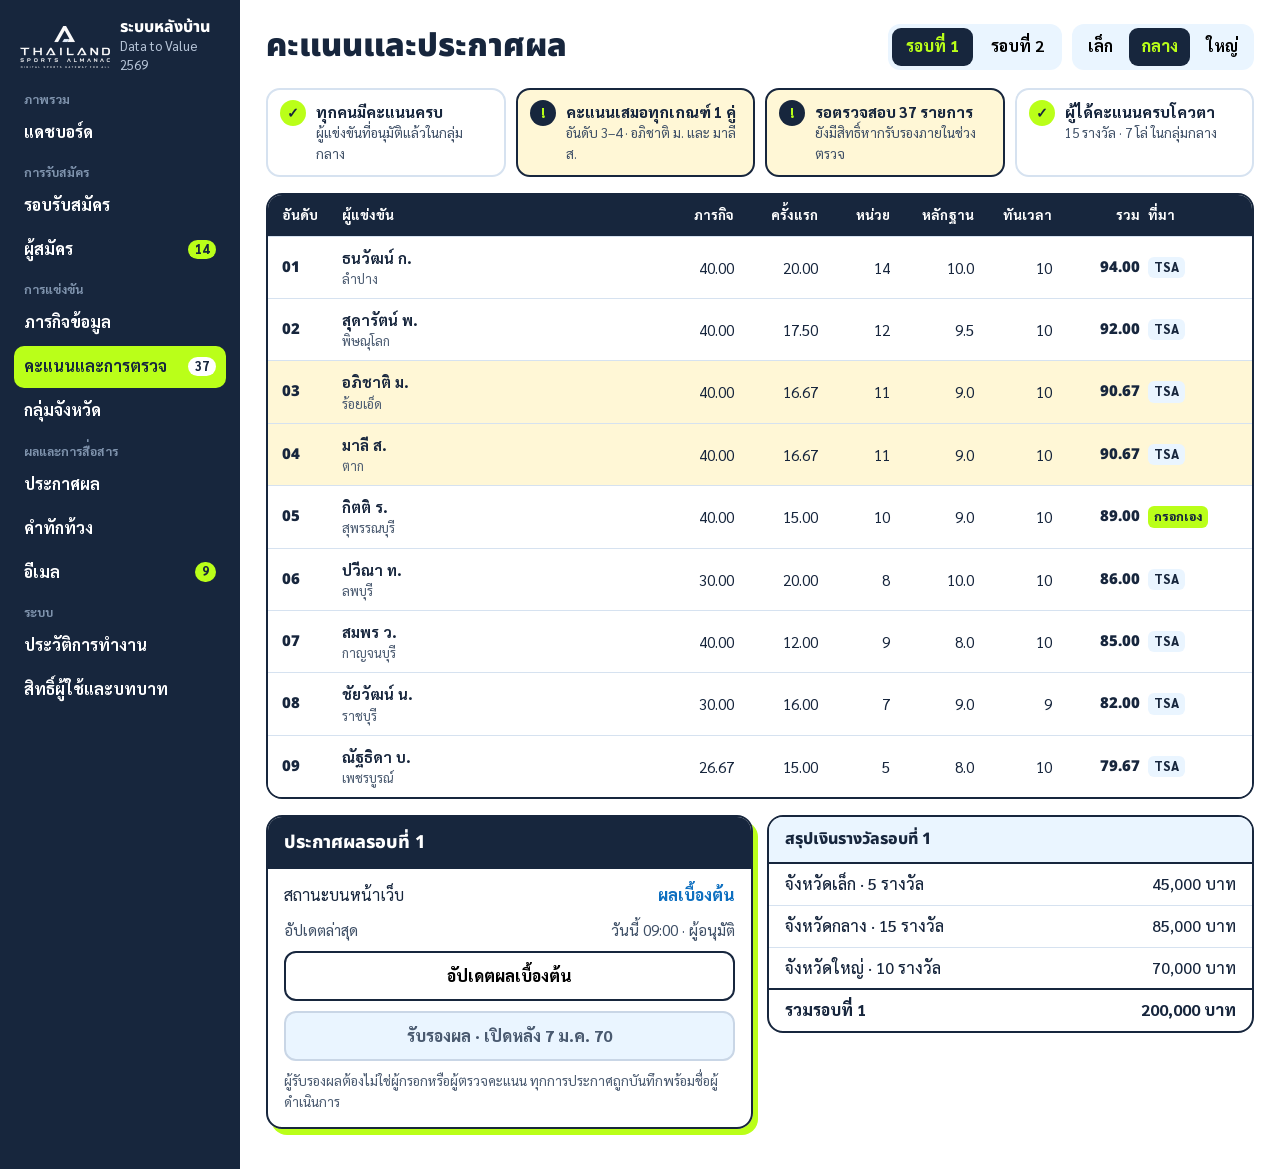
<file: admin-scores.html>
<!doctype html>
<html lang="th">
<head>
<meta charset="utf-8">
<meta name="viewport" content="width=device-width, initial-scale=1, viewport-fit=cover">
<title>หลังบ้าน · คะแนนและประกาศผล · TSA Data to Value Challenge 2569</title>
<link rel="preconnect" href="https://fonts.googleapis.com">
<link rel="preconnect" href="https://fonts.gstatic.com" crossorigin="">
<link href="https://fonts.googleapis.com/css2?family=Noto+Sans+Thai:wght@100..900&amp;family=Sarabun:ital,wght@0,100;0,200;0,300;0,400;0,500;0,600;0,700;0,800;1,100;1,200;1,300;1,400;1,500;1,600;1,700;1,800&amp;display=swap" rel="stylesheet">
<style>
body{margin:0;background:#ffffff}
a{color:#148AEA}a:hover{color:#17263D}
</style>
<style>*{box-sizing:border-box}img{max-width:100%}</style>

</head>
<body>
<div style="font-family: 'Sarabun', sans-serif; color: #17263D; background: #ffffff; font-size: 16px; line-height: 1.55; display: flex; flex-wrap: wrap; min-height: 100%">
  <aside style="flex: 1 1 240px; max-width: 100%; background: #17263D; color: #ffffff; padding: 18px 14px; display: flex; flex-direction: column; gap: 14px">
    <div style="display: flex; align-items: center; gap: 10px; padding: 0 6px"><img class="tsa-brand-logo" src="assets/tsa-logo.png" alt="Thailand Sports Almanac"><span style="font-family: 'Noto Sans Thai', sans-serif; font-weight: 800; line-height: 1.2">ระบบหลังบ้าน<br><span style="font-family: 'Sarabun', sans-serif; font-weight: 400; font-size: 13px; color: #b9c7da">Data to Value 2569</span></span></div>
    <nav aria-label="เมนูหลังบ้าน" style="display: flex; flex-direction: column; gap: 10px">
      
        <div style="display: flex; flex-direction: column; gap: 2px">
          <span style="font-size: 12.5px; font-weight: 700; color: #7f93ad; padding: 0 10px">ภาพรวม</span>
          
            <a href="admin.html" style="display: flex; align-items: center; justify-content: space-between; min-height: 42px; padding: 0 10px; border-radius: 10px; background: transparent; color: #ffffff; font-weight: 700; text-decoration: none">แดชบอร์ด<span style="font-size: 12.5px; font-weight: 800; padding: 0 7px; border-radius: 999px; background: transparent; color: #17263D"></span></a>
          
        </div>
      
        <div style="display: flex; flex-direction: column; gap: 2px">
          <span style="font-size: 12.5px; font-weight: 700; color: #7f93ad; padding: 0 10px">การรับสมัคร</span>
          
            <a href="admin-rounds.html" style="display: flex; align-items: center; justify-content: space-between; min-height: 42px; padding: 0 10px; border-radius: 10px; background: transparent; color: #ffffff; font-weight: 700; text-decoration: none">รอบรับสมัคร<span style="font-size: 12.5px; font-weight: 800; padding: 0 7px; border-radius: 999px; background: transparent; color: #17263D"></span></a>
          
            <a href="admin-applicants.html" style="display: flex; align-items: center; justify-content: space-between; min-height: 42px; padding: 0 10px; border-radius: 10px; background: transparent; color: #ffffff; font-weight: 700; text-decoration: none">ผู้สมัคร<span style="font-size: 12.5px; font-weight: 800; padding: 0 7px; border-radius: 999px; background: #baff19; color: #17263D">14</span></a>
          
        </div>
      
        <div style="display: flex; flex-direction: column; gap: 2px">
          <span style="font-size: 12.5px; font-weight: 700; color: #7f93ad; padding: 0 10px">การแข่งขัน</span>
          
            <a href="#tasks" style="display: flex; align-items: center; justify-content: space-between; min-height: 42px; padding: 0 10px; border-radius: 10px; background: transparent; color: #ffffff; font-weight: 700; text-decoration: none">ภารกิจข้อมูล<span style="font-size: 12.5px; font-weight: 800; padding: 0 7px; border-radius: 999px; background: transparent; color: #17263D"></span></a>
          
            <a href="admin-scores.html" style="display: flex; align-items: center; justify-content: space-between; min-height: 42px; padding: 0 10px; border-radius: 10px; background: #baff19; color: #17263D; font-weight: 700; text-decoration: none">คะแนนและการตรวจ<span style="font-size: 12.5px; font-weight: 800; padding: 0 7px; border-radius: 999px; background: #ffffff; color: #17263D">37</span></a>
          
            <a href="#groups" style="display: flex; align-items: center; justify-content: space-between; min-height: 42px; padding: 0 10px; border-radius: 10px; background: transparent; color: #ffffff; font-weight: 700; text-decoration: none">กลุ่มจังหวัด<span style="font-size: 12.5px; font-weight: 800; padding: 0 7px; border-radius: 999px; background: transparent; color: #17263D"></span></a>
          
        </div>
      
        <div style="display: flex; flex-direction: column; gap: 2px">
          <span style="font-size: 12.5px; font-weight: 700; color: #7f93ad; padding: 0 10px">ผลและการสื่อสาร</span>
          
            <a href="admin-scores.html" style="display: flex; align-items: center; justify-content: space-between; min-height: 42px; padding: 0 10px; border-radius: 10px; background: transparent; color: #ffffff; font-weight: 700; text-decoration: none">ประกาศผล<span style="font-size: 12.5px; font-weight: 800; padding: 0 7px; border-radius: 999px; background: transparent; color: #17263D"></span></a>
          
            <a href="#appeals" style="display: flex; align-items: center; justify-content: space-between; min-height: 42px; padding: 0 10px; border-radius: 10px; background: transparent; color: #ffffff; font-weight: 700; text-decoration: none">คำทักท้วง<span style="font-size: 12.5px; font-weight: 800; padding: 0 7px; border-radius: 999px; background: transparent; color: #17263D"></span></a>
          
            <a href="admin-rounds.html" style="display: flex; align-items: center; justify-content: space-between; min-height: 42px; padding: 0 10px; border-radius: 10px; background: transparent; color: #ffffff; font-weight: 700; text-decoration: none">อีเมล<span style="font-size: 12.5px; font-weight: 800; padding: 0 7px; border-radius: 999px; background: #baff19; color: #17263D">9</span></a>
          
        </div>
      
        <div style="display: flex; flex-direction: column; gap: 2px">
          <span style="font-size: 12.5px; font-weight: 700; color: #7f93ad; padding: 0 10px">ระบบ</span>
          
            <a href="#log" style="display: flex; align-items: center; justify-content: space-between; min-height: 42px; padding: 0 10px; border-radius: 10px; background: transparent; color: #ffffff; font-weight: 700; text-decoration: none">ประวัติการทำงาน<span style="font-size: 12.5px; font-weight: 800; padding: 0 7px; border-radius: 999px; background: transparent; color: #17263D"></span></a>
          
            <a href="#roles" style="display: flex; align-items: center; justify-content: space-between; min-height: 42px; padding: 0 10px; border-radius: 10px; background: transparent; color: #ffffff; font-weight: 700; text-decoration: none">สิทธิ์ผู้ใช้และบทบาท<span style="font-size: 12.5px; font-weight: 800; padding: 0 7px; border-radius: 999px; background: transparent; color: #17263D"></span></a>
          
        </div>
      
    </nav>
  </aside>

  <main style="flex: 999 1 720px; min-width: 0; padding: 22px 26px 40px; display: flex; flex-direction: column; gap: 16px">
    <div style="display: flex; flex-wrap: wrap; gap: 10px; align-items: center">
      <h1 style="margin: 0; font-family: 'Noto Sans Thai', sans-serif; font-weight: 900; font-size: 32px">คะแนนและประกาศผล</h1>
      <span style="flex: 1"></span>
      <div role="group" aria-label="รอบ" style="display: flex; gap: 4px; padding: 4px; border-radius: 12px; background: #EAF5FF">
        <button type="button" aria-pressed="true" style="min-height: 38px; padding: 0 14px; border: 0; border-radius: 9px; background: #17263D; color: #baff19; font: inherit; font-weight: 800">รอบที่ 1</button>
        <button type="button" aria-pressed="false" style="min-height: 38px; padding: 0 14px; border: 0; border-radius: 9px; background: transparent; font: inherit; font-weight: 700">รอบที่ 2</button>
      </div>
      <div role="group" aria-label="กลุ่มจังหวัด" style="display: flex; gap: 4px; padding: 4px; border-radius: 12px; background: #EAF5FF">
        <button type="button" aria-pressed="false" style="min-height: 38px; padding: 0 12px; border: 0; border-radius: 9px; background: transparent; font: inherit; font-weight: 700">เล็ก</button>
        <button type="button" aria-pressed="true" style="min-height: 38px; padding: 0 12px; border: 0; border-radius: 9px; background: #17263D; color: #baff19; font: inherit; font-weight: 800">กลาง</button>
        <button type="button" aria-pressed="false" style="min-height: 38px; padding: 0 12px; border: 0; border-radius: 9px; background: transparent; font: inherit; font-weight: 700">ใหญ่</button>
      </div>
    </div>

    <div style="display: grid; grid-template-columns: repeat(auto-fit, minmax(200px, 1fr)); gap: 10px">
      
        <div style="display: flex; gap: 10px; align-items: flex-start; border: 2px solid #d6e2f0; background: #ffffff; border-radius: 14px; padding: 10px 12px">
          <span style="flex: none; display: grid; place-items: center; width: 26px; height: 26px; border-radius: 50%; background: #baff19; color: #17263D; font-weight: 900; font-size: 14px">✓</span>
          <span><span style="display: block; font-weight: 800; font-size: 15px">ทุกคนมีคะแนนครบ</span><span style="display: block; font-size: 13.5px; color: #3e4f66">ผู้แข่งขันที่อนุมัติแล้วในกลุ่มกลาง</span></span>
        </div>
      
        <div style="display: flex; gap: 10px; align-items: flex-start; border: 2px solid #17263D; background: #fff7d6; border-radius: 14px; padding: 10px 12px">
          <span style="flex: none; display: grid; place-items: center; width: 26px; height: 26px; border-radius: 50%; background: #17263D; color: #baff19; font-weight: 900; font-size: 14px">!</span>
          <span><span style="display: block; font-weight: 800; font-size: 15px">คะแนนเสมอทุกเกณฑ์ 1 คู่</span><span style="display: block; font-size: 13.5px; color: #3e4f66">อันดับ 3–4 · อภิชาติ ม. และ มาลี ส.</span></span>
        </div>
      
        <div style="display: flex; gap: 10px; align-items: flex-start; border: 2px solid #17263D; background: #fff7d6; border-radius: 14px; padding: 10px 12px">
          <span style="flex: none; display: grid; place-items: center; width: 26px; height: 26px; border-radius: 50%; background: #17263D; color: #baff19; font-weight: 900; font-size: 14px">!</span>
          <span><span style="display: block; font-weight: 800; font-size: 15px">รอตรวจสอบ 37 รายการ</span><span style="display: block; font-size: 13.5px; color: #3e4f66">ยังมีสิทธิ์หากรับรองภายในช่วงตรวจ</span></span>
        </div>
      
        <div style="display: flex; gap: 10px; align-items: flex-start; border: 2px solid #d6e2f0; background: #ffffff; border-radius: 14px; padding: 10px 12px">
          <span style="flex: none; display: grid; place-items: center; width: 26px; height: 26px; border-radius: 50%; background: #baff19; color: #17263D; font-weight: 900; font-size: 14px">✓</span>
          <span><span style="display: block; font-weight: 800; font-size: 15px">ผู้ได้คะแนนครบโควตา</span><span style="display: block; font-size: 13.5px; color: #3e4f66">15 รางวัล · 7 โล่ ในกลุ่มกลาง</span></span>
        </div>
      
    </div>

    <div style="display: flex; flex-wrap: wrap; gap: 16px; align-items: flex-start">
      <div style="flex: 1 1 100%; min-width: 0; border: 2.5px solid #17263D; border-radius: 16px; overflow-x: auto">
        <div style="min-width: 760px">
          <div style="display: grid; grid-template-columns: 52px minmax(170px, 1.6fr) 76px 76px 64px 76px 70px 80px 90px; gap: 8px; padding: 10px 14px; background: #17263D; color: #ffffff; font-weight: 700; font-size: 13.5px">
            <span>อันดับ</span><span>ผู้แข่งขัน</span><span style="text-align: right">ภารกิจ</span><span style="text-align: right">ครั้งแรก</span><span style="text-align: right">หน่วย</span><span style="text-align: right">หลักฐาน</span><span style="text-align: right">ทันเวลา</span><span style="text-align: right">รวม</span><span>ที่มา</span>
          </div>
          
            <div style="display: grid; grid-template-columns: 52px minmax(170px, 1.6fr) 76px 76px 64px 76px 70px 80px 90px; gap: 8px; align-items: center; padding: 9px 14px; border-top: 1.5px solid #d6e2f0; background: #ffffff; font-size: 15px; font-variant-numeric: tabular-nums">
              <span style="font-family: 'Noto Sans Thai', sans-serif; font-weight: 900">01</span>
              <span style="min-width: 0"><span style="display: block; font-weight: 700">ธนวัฒน์ ก.</span><span style="display: block; font-size: 13px; color: #4a5a70">ลำปาง</span></span>
              <span style="text-align: right">40.00</span><span style="text-align: right">20.00</span><span style="text-align: right">14</span><span style="text-align: right">10.0</span><span style="text-align: right">10</span>
              <span style="text-align: right; font-family: 'Noto Sans Thai', sans-serif; font-weight: 900">94.00</span>
              <span style="font-size: 12.5px; font-weight: 800; border-radius: 6px; padding: 1px 6px; background: #EAF5FF; justify-self: start">TSA</span>
            </div>
          
            <div style="display: grid; grid-template-columns: 52px minmax(170px, 1.6fr) 76px 76px 64px 76px 70px 80px 90px; gap: 8px; align-items: center; padding: 9px 14px; border-top: 1.5px solid #d6e2f0; background: #ffffff; font-size: 15px; font-variant-numeric: tabular-nums">
              <span style="font-family: 'Noto Sans Thai', sans-serif; font-weight: 900">02</span>
              <span style="min-width: 0"><span style="display: block; font-weight: 700">สุดารัตน์ พ.</span><span style="display: block; font-size: 13px; color: #4a5a70">พิษณุโลก</span></span>
              <span style="text-align: right">40.00</span><span style="text-align: right">17.50</span><span style="text-align: right">12</span><span style="text-align: right">9.5</span><span style="text-align: right">10</span>
              <span style="text-align: right; font-family: 'Noto Sans Thai', sans-serif; font-weight: 900">92.00</span>
              <span style="font-size: 12.5px; font-weight: 800; border-radius: 6px; padding: 1px 6px; background: #EAF5FF; justify-self: start">TSA</span>
            </div>
          
            <div style="display: grid; grid-template-columns: 52px minmax(170px, 1.6fr) 76px 76px 64px 76px 70px 80px 90px; gap: 8px; align-items: center; padding: 9px 14px; border-top: 1.5px solid #d6e2f0; background: #fff7d6; font-size: 15px; font-variant-numeric: tabular-nums">
              <span style="font-family: 'Noto Sans Thai', sans-serif; font-weight: 900">03</span>
              <span style="min-width: 0"><span style="display: block; font-weight: 700">อภิชาติ ม.</span><span style="display: block; font-size: 13px; color: #4a5a70">ร้อยเอ็ด</span></span>
              <span style="text-align: right">40.00</span><span style="text-align: right">16.67</span><span style="text-align: right">11</span><span style="text-align: right">9.0</span><span style="text-align: right">10</span>
              <span style="text-align: right; font-family: 'Noto Sans Thai', sans-serif; font-weight: 900">90.67</span>
              <span style="font-size: 12.5px; font-weight: 800; border-radius: 6px; padding: 1px 6px; background: #EAF5FF; justify-self: start">TSA</span>
            </div>
          
            <div style="display: grid; grid-template-columns: 52px minmax(170px, 1.6fr) 76px 76px 64px 76px 70px 80px 90px; gap: 8px; align-items: center; padding: 9px 14px; border-top: 1.5px solid #d6e2f0; background: #fff7d6; font-size: 15px; font-variant-numeric: tabular-nums">
              <span style="font-family: 'Noto Sans Thai', sans-serif; font-weight: 900">04</span>
              <span style="min-width: 0"><span style="display: block; font-weight: 700">มาลี ส.</span><span style="display: block; font-size: 13px; color: #4a5a70">ตาก</span></span>
              <span style="text-align: right">40.00</span><span style="text-align: right">16.67</span><span style="text-align: right">11</span><span style="text-align: right">9.0</span><span style="text-align: right">10</span>
              <span style="text-align: right; font-family: 'Noto Sans Thai', sans-serif; font-weight: 900">90.67</span>
              <span style="font-size: 12.5px; font-weight: 800; border-radius: 6px; padding: 1px 6px; background: #EAF5FF; justify-self: start">TSA</span>
            </div>
          
            <div style="display: grid; grid-template-columns: 52px minmax(170px, 1.6fr) 76px 76px 64px 76px 70px 80px 90px; gap: 8px; align-items: center; padding: 9px 14px; border-top: 1.5px solid #d6e2f0; background: #ffffff; font-size: 15px; font-variant-numeric: tabular-nums">
              <span style="font-family: 'Noto Sans Thai', sans-serif; font-weight: 900">05</span>
              <span style="min-width: 0"><span style="display: block; font-weight: 700">กิตติ ร.</span><span style="display: block; font-size: 13px; color: #4a5a70">สุพรรณบุรี</span></span>
              <span style="text-align: right">40.00</span><span style="text-align: right">15.00</span><span style="text-align: right">10</span><span style="text-align: right">9.0</span><span style="text-align: right">10</span>
              <span style="text-align: right; font-family: 'Noto Sans Thai', sans-serif; font-weight: 900">89.00</span>
              <span style="font-size: 12.5px; font-weight: 800; border-radius: 6px; padding: 1px 6px; background: #baff19; justify-self: start">กรอกเอง</span>
            </div>
          
            <div style="display: grid; grid-template-columns: 52px minmax(170px, 1.6fr) 76px 76px 64px 76px 70px 80px 90px; gap: 8px; align-items: center; padding: 9px 14px; border-top: 1.5px solid #d6e2f0; background: #ffffff; font-size: 15px; font-variant-numeric: tabular-nums">
              <span style="font-family: 'Noto Sans Thai', sans-serif; font-weight: 900">06</span>
              <span style="min-width: 0"><span style="display: block; font-weight: 700">ปวีณา ท.</span><span style="display: block; font-size: 13px; color: #4a5a70">ลพบุรี</span></span>
              <span style="text-align: right">30.00</span><span style="text-align: right">20.00</span><span style="text-align: right">8</span><span style="text-align: right">10.0</span><span style="text-align: right">10</span>
              <span style="text-align: right; font-family: 'Noto Sans Thai', sans-serif; font-weight: 900">86.00</span>
              <span style="font-size: 12.5px; font-weight: 800; border-radius: 6px; padding: 1px 6px; background: #EAF5FF; justify-self: start">TSA</span>
            </div>
          
            <div style="display: grid; grid-template-columns: 52px minmax(170px, 1.6fr) 76px 76px 64px 76px 70px 80px 90px; gap: 8px; align-items: center; padding: 9px 14px; border-top: 1.5px solid #d6e2f0; background: #ffffff; font-size: 15px; font-variant-numeric: tabular-nums">
              <span style="font-family: 'Noto Sans Thai', sans-serif; font-weight: 900">07</span>
              <span style="min-width: 0"><span style="display: block; font-weight: 700">สมพร ว.</span><span style="display: block; font-size: 13px; color: #4a5a70">กาญจนบุรี</span></span>
              <span style="text-align: right">40.00</span><span style="text-align: right">12.00</span><span style="text-align: right">9</span><span style="text-align: right">8.0</span><span style="text-align: right">10</span>
              <span style="text-align: right; font-family: 'Noto Sans Thai', sans-serif; font-weight: 900">85.00</span>
              <span style="font-size: 12.5px; font-weight: 800; border-radius: 6px; padding: 1px 6px; background: #EAF5FF; justify-self: start">TSA</span>
            </div>
          
            <div style="display: grid; grid-template-columns: 52px minmax(170px, 1.6fr) 76px 76px 64px 76px 70px 80px 90px; gap: 8px; align-items: center; padding: 9px 14px; border-top: 1.5px solid #d6e2f0; background: #ffffff; font-size: 15px; font-variant-numeric: tabular-nums">
              <span style="font-family: 'Noto Sans Thai', sans-serif; font-weight: 900">08</span>
              <span style="min-width: 0"><span style="display: block; font-weight: 700">ชัยวัฒน์ น.</span><span style="display: block; font-size: 13px; color: #4a5a70">ราชบุรี</span></span>
              <span style="text-align: right">30.00</span><span style="text-align: right">16.00</span><span style="text-align: right">7</span><span style="text-align: right">9.0</span><span style="text-align: right">9</span>
              <span style="text-align: right; font-family: 'Noto Sans Thai', sans-serif; font-weight: 900">82.00</span>
              <span style="font-size: 12.5px; font-weight: 800; border-radius: 6px; padding: 1px 6px; background: #EAF5FF; justify-self: start">TSA</span>
            </div>
          
            <div style="display: grid; grid-template-columns: 52px minmax(170px, 1.6fr) 76px 76px 64px 76px 70px 80px 90px; gap: 8px; align-items: center; padding: 9px 14px; border-top: 1.5px solid #d6e2f0; background: #ffffff; font-size: 15px; font-variant-numeric: tabular-nums">
              <span style="font-family: 'Noto Sans Thai', sans-serif; font-weight: 900">09</span>
              <span style="min-width: 0"><span style="display: block; font-weight: 700">ณัฐธิดา บ.</span><span style="display: block; font-size: 13px; color: #4a5a70">เพชรบูรณ์</span></span>
              <span style="text-align: right">26.67</span><span style="text-align: right">15.00</span><span style="text-align: right">5</span><span style="text-align: right">8.0</span><span style="text-align: right">10</span>
              <span style="text-align: right; font-family: 'Noto Sans Thai', sans-serif; font-weight: 900">79.67</span>
              <span style="font-size: 12.5px; font-weight: 800; border-radius: 6px; padding: 1px 6px; background: #EAF5FF; justify-self: start">TSA</span>
            </div>
          
        </div>
      </div>

      <aside style="flex: 1 1 100%; min-width: 0; display: grid; grid-template-columns: repeat(auto-fit, minmax(300px, 1fr)); gap: 14px; align-items: start">
        <div style="border: 2.5px solid #17263D; border-radius: 16px; overflow: hidden; box-shadow: 5px 6px 0 #baff19">
          <div style="padding: 12px 16px; background: #17263D; color: #ffffff; font-family: 'Noto Sans Thai', sans-serif; font-weight: 800; font-size: 18px">ประกาศผลรอบที่ 1</div>
          <div style="padding: 14px 16px; display: flex; flex-direction: column; gap: 10px">
            <div style="display: flex; justify-content: space-between"><span>สถานะบนหน้าเว็บ</span><span style="font-weight: 800; color: #0d6fc0">ผลเบื้องต้น</span></div>
            <div style="display: flex; justify-content: space-between; font-size: 15px; color: #3e4f66"><span>อัปเดตล่าสุด</span><span>วันนี้ 09:00 · ผู้อนุมัติ</span></div>
            <button type="button" style="min-height: 50px; border: 2.5px solid #17263D; border-radius: 12px; background: #ffffff; font: inherit; font-weight: 800">อัปเดตผลเบื้องต้น</button>
            <button type="button" disabled="" style="min-height: 50px; border: 2.5px solid #c9d6e6; border-radius: 12px; background: #EAF5FF; color: #4a5a70; font: inherit; font-weight: 800">รับรองผล · เปิดหลัง 7 ม.ค. 70</button>
            <span style="font-size: 13.5px; color: #4a5a70">ผู้รับรองผลต้องไม่ใช่ผู้กรอกหรือผู้ตรวจคะแนน ทุกการประกาศถูกบันทึกพร้อมชื่อผู้ดำเนินการ</span>
          </div>
        </div>
        <div style="border: 2.5px solid #17263D; border-radius: 16px; overflow: hidden">
          <div style="padding: 10px 16px; background: #EAF5FF; border-bottom: 2px solid #17263D; font-family: 'Noto Sans Thai', sans-serif; font-weight: 800">สรุปเงินรางวัลรอบที่ 1</div>
          
            <div style="display: flex; justify-content: space-between; padding: 8px 16px; border-top: 0; font-weight: 500"><span>จังหวัดเล็ก · 5 รางวัล</span><span style="font-variant-numeric: tabular-nums">45,000 บาท</span></div>
          
            <div style="display: flex; justify-content: space-between; padding: 8px 16px; border-top: 1.5px solid #d6e2f0; font-weight: 500"><span>จังหวัดกลาง · 15 รางวัล</span><span style="font-variant-numeric: tabular-nums">85,000 บาท</span></div>
          
            <div style="display: flex; justify-content: space-between; padding: 8px 16px; border-top: 1.5px solid #d6e2f0; font-weight: 500"><span>จังหวัดใหญ่ · 10 รางวัล</span><span style="font-variant-numeric: tabular-nums">70,000 บาท</span></div>
          
            <div style="display: flex; justify-content: space-between; padding: 8px 16px; border-top: 2px solid #17263D; font-weight: 800"><span>รวมรอบที่ 1</span><span style="font-variant-numeric: tabular-nums">200,000 บาท</span></div>
          
        </div>
      </aside>
    </div>
  </main>
</div>
<script defer src="app.js"></script>
</body>
</html>
</file>
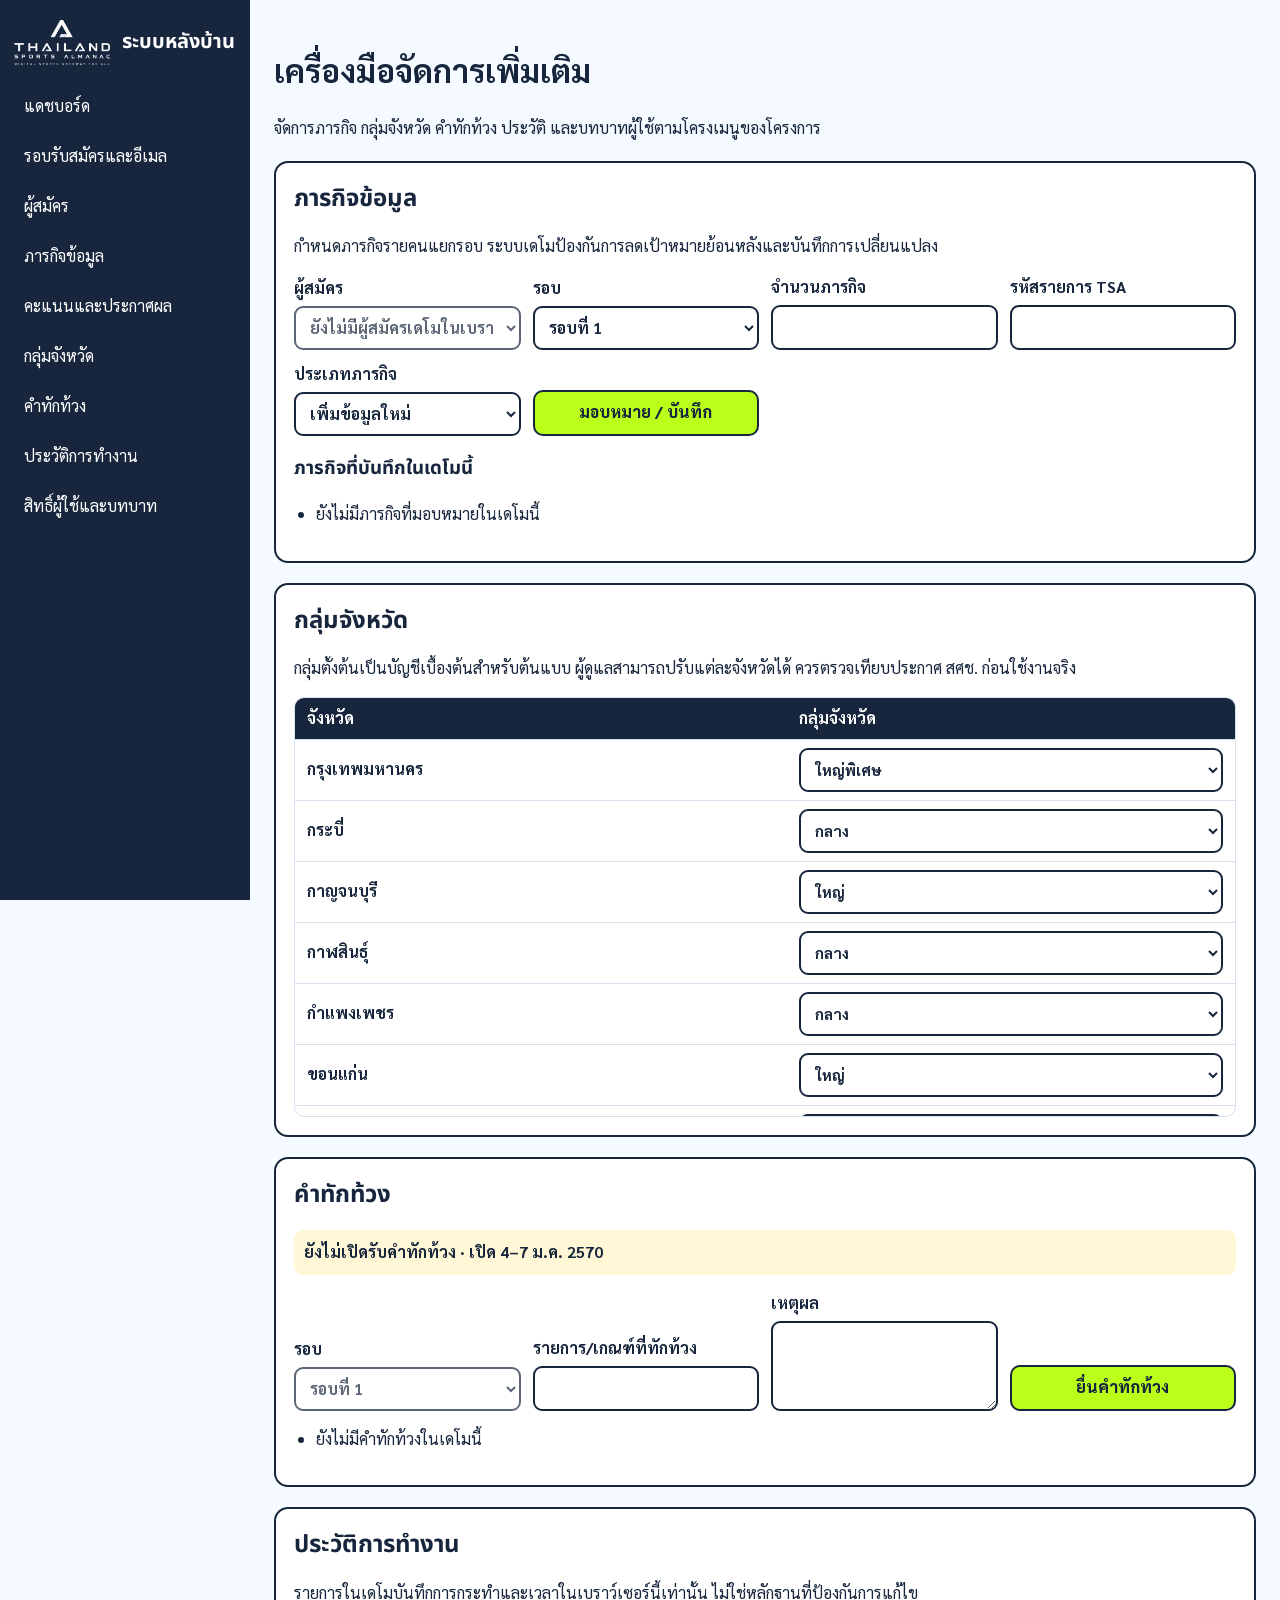
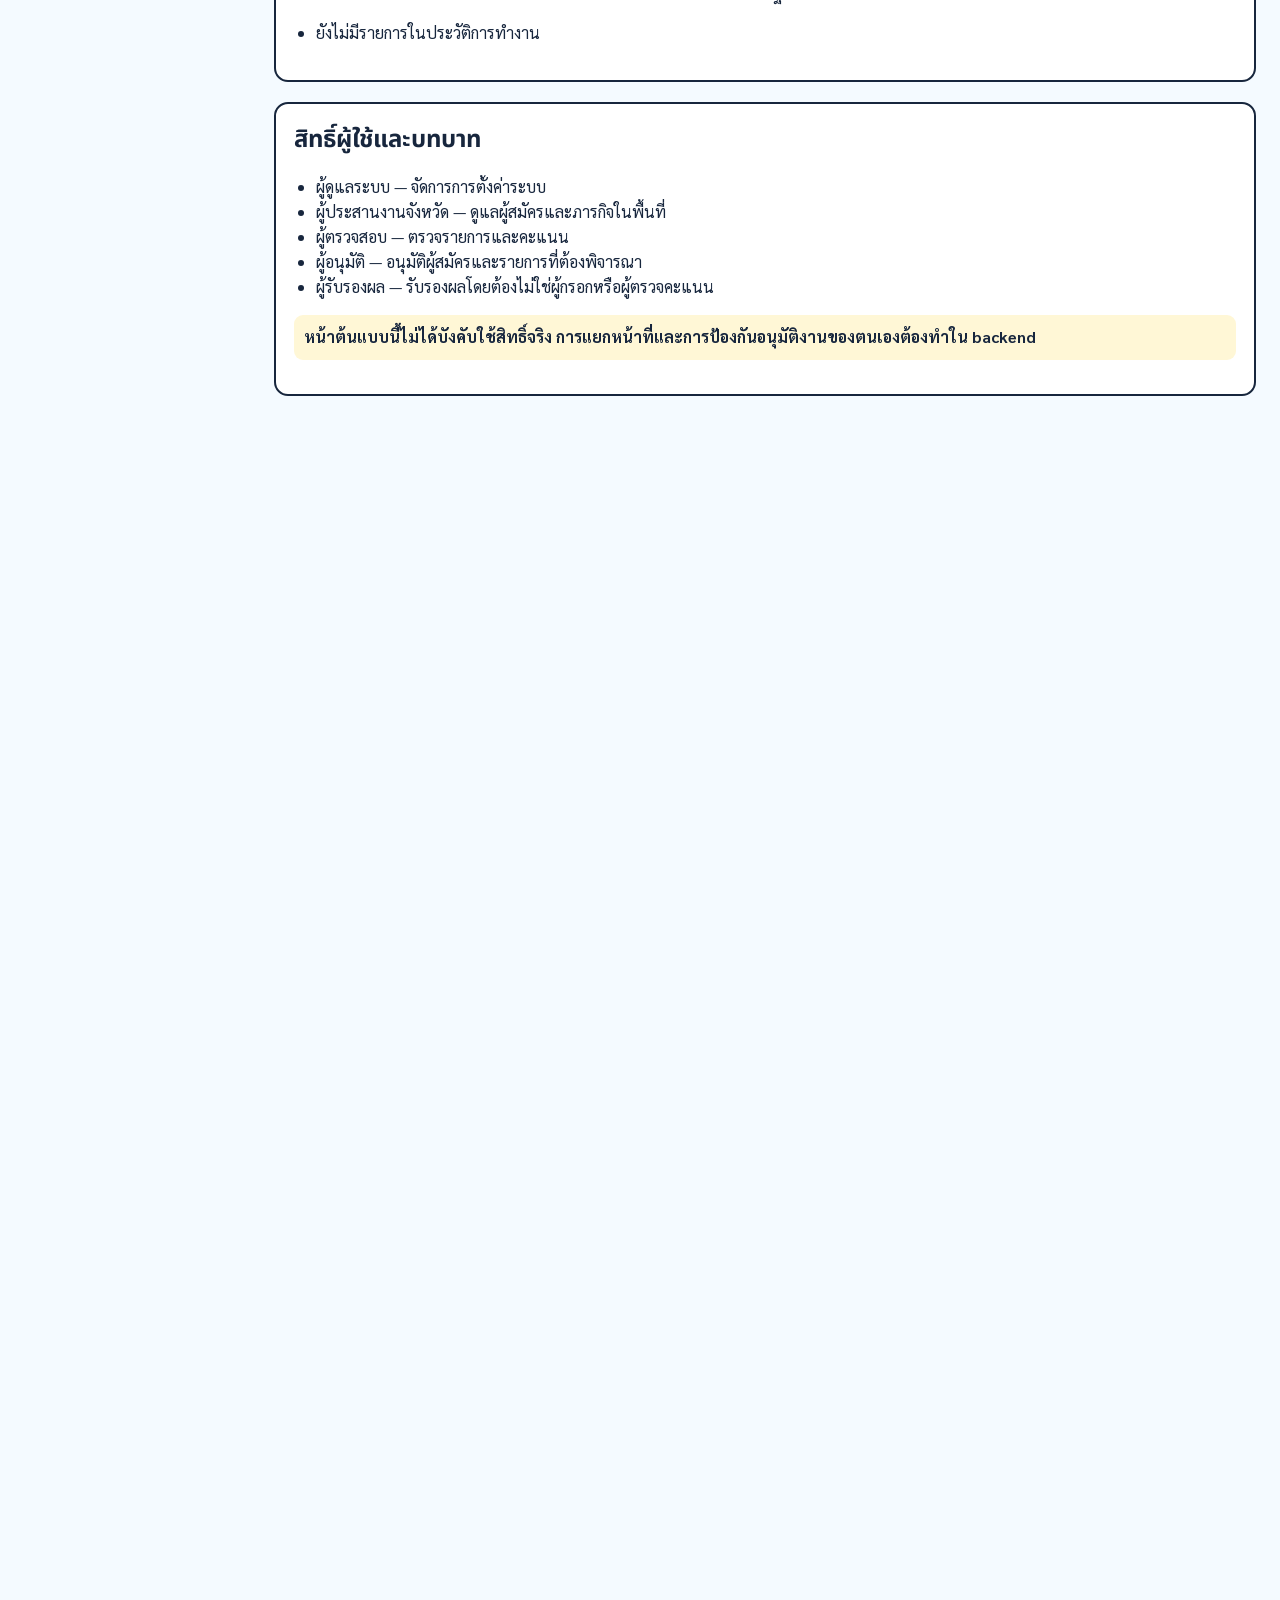
<file: admin-tools.html>
<!doctype html>
<html lang="th">
<head>
<meta charset="utf-8">
<meta name="viewport" content="width=device-width, initial-scale=1, viewport-fit=cover">
<title>ระบบจัดการเพิ่มเติม · TSA Data to Value Challenge 2569</title>
<link rel="preconnect" href="https://fonts.googleapis.com">
<link rel="preconnect" href="https://fonts.gstatic.com" crossorigin>
<link href="https://fonts.googleapis.com/css2?family=Noto+Sans+Thai:wght@100..900&family=Sarabun:ital,wght@0,100;0,200;0,300;0,400;0,500;0,600;0,700;0,800;1,100;1,200;1,300;1,400;1,500;1,600;1,700;1,800&display=swap" rel="stylesheet">
<style>
*{box-sizing:border-box}
body{margin:0;background:#f4faff;color:#17263d;font-family:"Sarabun",sans-serif;font-size:16px;line-height:1.55}
.admin-shell{display:grid;grid-template-columns:250px minmax(0,1fr);min-height:100vh}
.admin-sidebar{position:sticky;top:0;height:100vh;overflow:auto;padding:20px 14px;background:#17263d;color:#fff}
.admin-sidebar h1{display:flex;align-items:center;gap:12px;margin:0 0 20px;font-family:"Noto Sans Thai",sans-serif;font-size:20px}
.admin-sidebar h1 img{display:block;width:96px;height:auto;object-fit:contain}
.admin-sidebar nav{display:grid;gap:6px}
.admin-sidebar a{display:flex;min-height:44px;align-items:center;padding:8px 10px;border-radius:9px;color:#fff;text-decoration:none}
.admin-sidebar a:hover,.admin-sidebar a[aria-current=location]{background:#baff19;color:#17263d}
main{min-width:0;padding:24px}
main h2,main h3{font-family:"Noto Sans Thai",sans-serif}
.tools-intro{max-width:900px;margin-bottom:20px}
.tool-section{max-width:1000px;margin:0 0 20px;padding:18px;border:2px solid #17263d;border-radius:14px;background:#fff}
.tool-section h2{margin:0 0 10px}
.tool-form{display:grid;grid-template-columns:repeat(auto-fit,minmax(180px,1fr));gap:12px;align-items:end}
.tool-form label{display:flex;flex-direction:column;gap:5px;font-weight:700}
.tool-form input,.tool-form select,.tool-form textarea,#provinceGroupRows select{min-height:44px;padding:8px 10px;border:2px solid #17263d;border-radius:9px;background:#fff;color:#17263d;font:inherit}
.tool-form textarea{min-height:90px}
.tool-form button{min-height:46px;padding:8px 14px;border:2px solid #17263d;border-radius:10px;background:#baff19;color:#17263d;font:inherit;font-weight:800;cursor:pointer}
.table-frame{max-height:420px;overflow:auto;border:1px solid #d6e2f0;border-radius:10px}
table{width:100%;border-collapse:collapse}
th,td{text-align:left;padding:8px 12px;border-bottom:1px solid #d6e2f0}
thead{position:sticky;top:0;background:#17263d;color:#fff}
ul{padding-left:22px}
.locked{padding:10px;border-radius:9px;background:#fff7d6;font-weight:700}
.sr-only{position:absolute;width:1px;height:1px;padding:0;margin:-1px;overflow:hidden;clip:rect(0,0,0,0);white-space:nowrap;border:0}
@media(max-width:760px){.admin-shell{grid-template-columns:1fr}.admin-sidebar{position:relative;height:auto}.admin-sidebar nav{grid-template-columns:repeat(auto-fit,minmax(130px,1fr))}main{padding:16px}.tool-section{padding:14px}}
</style>
</head>
<body>
<div class="admin-shell">
  <aside class="admin-sidebar">
    <h1><img src="assets/tsa-logo.png" alt="Thailand Sports Almanac"><span>ระบบหลังบ้าน</span></h1>
    <nav aria-label="เมนูจัดการ">
      <a href="admin.html">แดชบอร์ด</a>
      <a href="admin-rounds.html">รอบรับสมัครและอีเมล</a>
      <a href="admin-applicants.html">ผู้สมัคร</a>
      <a href="admin-tools.html#tasks">ภารกิจข้อมูล</a>
      <a href="admin-scores.html">คะแนนและประกาศผล</a>
      <a href="admin-tools.html#groups">กลุ่มจังหวัด</a>
      <a href="admin-tools.html#appeals">คำทักท้วง</a>
      <a href="admin-tools.html#audit">ประวัติการทำงาน</a>
      <a href="admin-tools.html#roles">สิทธิ์ผู้ใช้และบทบาท</a>
    </nav>
  </aside>
  <main data-admin-tools>
    <div class="tools-intro">
      <h1>เครื่องมือจัดการเพิ่มเติม</h1>
      <p>จัดการภารกิจ กลุ่มจังหวัด คำทักท้วง ประวัติ และบทบาทผู้ใช้ตามโครงเมนูของโครงการ</p>
    </div>
    <section class="tool-section" id="tasks">
      <h2>ภารกิจข้อมูล</h2>
      <p>กำหนดภารกิจรายคนแยกรอบ ระบบเดโมป้องกันการลดเป้าหมายย้อนหลังและบันทึกการเปลี่ยนแปลง</p>
      <form class="tool-form" id="taskForm">
        <label>ผู้สมัคร<select name="applicantId" id="taskApplicant" required></select></label>
        <label>รอบ<select name="round" required><option value="r1">รอบที่ 1</option><option value="r2">รอบที่ 2</option></select></label>
        <label>จำนวนภารกิจ<input type="number" name="assigned" min="1" step="1" required></label>
        <label>รหัสรายการ TSA<input name="recordId" required></label>
        <label>ประเภทภารกิจ<select name="kind"><option value="new">เพิ่มข้อมูลใหม่</option><option value="update">ปรับปรุงข้อมูล</option><option value="verify">ตรวจสอบข้อมูล</option></select></label>
        <button type="submit">มอบหมาย / บันทึก</button>
      </form>
      <h3>ภารกิจที่บันทึกในเดโมนี้</h3>
      <ul id="taskList"></ul>
    </section>
    <section class="tool-section" id="groups">
      <h2>กลุ่มจังหวัด</h2>
      <p>กลุ่มตั้งต้นเป็นบัญชีเบื้องต้นสำหรับต้นแบบ ผู้ดูแลสามารถปรับแต่ละจังหวัดได้ ควรตรวจเทียบประกาศ สศช. ก่อนใช้งานจริง</p>
      <div class="table-frame">
        <table>
          <thead><tr><th scope="col">จังหวัด</th><th scope="col">กลุ่มจังหวัด</th></tr></thead>
          <tbody id="provinceGroupRows"></tbody>
        </table>
      </div>
    </section>
    <section class="tool-section" id="appeals">
      <h2>คำทักท้วง</h2>
      <p class="locked" id="appealAvailability" aria-live="polite"></p>
      <form class="tool-form" id="appealForm">
        <label>รอบ<select name="round" required><option value="r1">รอบที่ 1</option><option value="r2">รอบที่ 2</option></select></label>
        <label>รายการ/เกณฑ์ที่ทักท้วง<input name="itemRef" required></label>
        <label>เหตุผล<textarea name="reason" required></textarea></label>
        <button type="submit">ยื่นคำทักท้วง</button>
      </form>
      <ul id="appealList"></ul>
    </section>
    <section class="tool-section" id="audit">
      <h2>ประวัติการทำงาน</h2>
      <p>รายการในเดโมบันทึกการกระทำและเวลาในเบราว์เซอร์นี้เท่านั้น ไม่ใช่หลักฐานที่ป้องกันการแก้ไข</p>
      <ul id="auditList"></ul>
    </section>
    <section class="tool-section" id="roles">
      <h2>สิทธิ์ผู้ใช้และบทบาท</h2>
      <ul>
        <li>ผู้ดูแลระบบ — จัดการการตั้งค่าระบบ</li>
        <li>ผู้ประสานงานจังหวัด — ดูแลผู้สมัครและภารกิจในพื้นที่</li>
        <li>ผู้ตรวจสอบ — ตรวจรายการและคะแนน</li>
        <li>ผู้อนุมัติ — อนุมัติผู้สมัครและรายการที่ต้องพิจารณา</li>
        <li>ผู้รับรองผล — รับรองผลโดยต้องไม่ใช่ผู้กรอกหรือผู้ตรวจคะแนน</li>
      </ul>
      <p class="locked">หน้าต้นแบบนี้ไม่ได้บังคับใช้สิทธิ์จริง การแยกหน้าที่และการป้องกันอนุมัติงานของตนเองต้องทำใน backend</p>
    </section>
  </main>
</div>
<script defer src="app.js"></script>
</body>
</html>
</file>
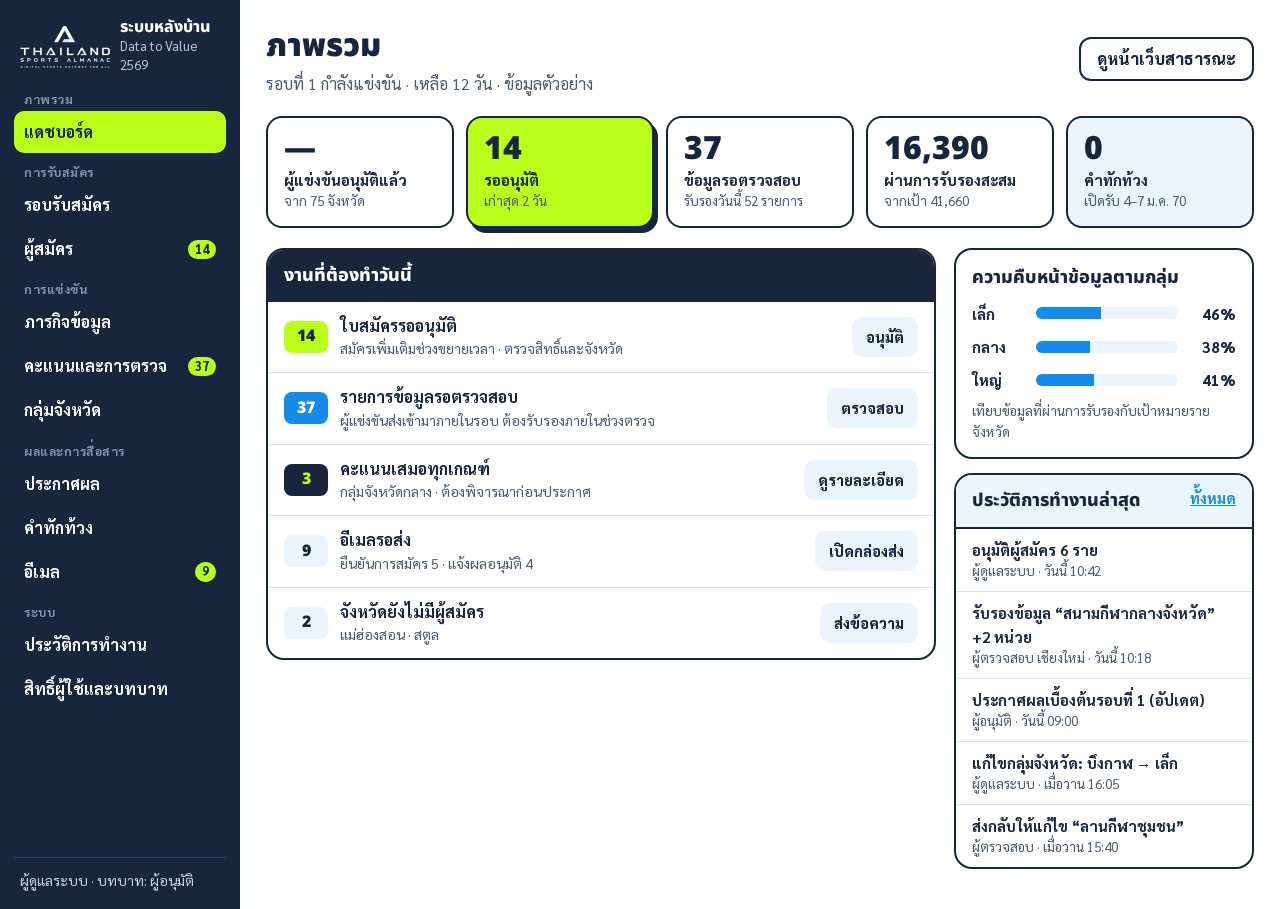
<file: admin.html>
<!doctype html>
<html lang="th">
<head>
<meta charset="utf-8">
<meta name="viewport" content="width=device-width, initial-scale=1, viewport-fit=cover">
<title>หลังบ้าน · ภาพรวม · TSA Data to Value Challenge 2569</title>
<link rel="preconnect" href="https://fonts.googleapis.com">
<link rel="preconnect" href="https://fonts.gstatic.com" crossorigin="">
<link href="https://fonts.googleapis.com/css2?family=Noto+Sans+Thai:wght@100..900&amp;family=Sarabun:ital,wght@0,100;0,200;0,300;0,400;0,500;0,600;0,700;0,800;1,100;1,200;1,300;1,400;1,500;1,600;1,700;1,800&amp;display=swap" rel="stylesheet">
<style>
body{margin:0;background:#ffffff}
a{color:#148AEA}a:hover{color:#17263D}
</style>
<style>*{box-sizing:border-box}img{max-width:100%}</style>

</head>
<body>
<div style="font-family: 'Sarabun', sans-serif; color: #17263D; background: #ffffff; font-size: 16px; line-height: 1.55; display: flex; flex-wrap: wrap; min-height: 100%">
  <aside style="flex: 1 1 240px; max-width: 100%; background: #17263D; color: #ffffff; padding: 18px 14px; display: flex; flex-direction: column; gap: 14px">
    <div style="display: flex; align-items: center; gap: 10px; padding: 0 6px"><img class="tsa-brand-logo" src="assets/tsa-logo.png" alt="Thailand Sports Almanac"><span style="font-family: 'Noto Sans Thai', sans-serif; font-weight: 800; line-height: 1.2">ระบบหลังบ้าน<br><span style="font-family: 'Sarabun', sans-serif; font-weight: 400; font-size: 13px; color: #b9c7da">Data to Value 2569</span></span></div>
    <nav aria-label="เมนูหลังบ้าน" style="display: flex; flex-direction: column; gap: 10px">
      
        <div style="display: flex; flex-direction: column; gap: 2px">
          <span style="font-size: 12.5px; font-weight: 700; color: #7f93ad; padding: 0 10px; letter-spacing: 0.04em">ภาพรวม</span>
          
            <a href="admin.html" style="display: flex; align-items: center; justify-content: space-between; min-height: 42px; padding: 0 10px; border-radius: 10px; background: #baff19; color: #17263D; font-weight: 700; text-decoration: none">แดชบอร์ด<span style="font-size: 12.5px; font-weight: 800; padding: 0 7px; border-radius: 999px; background: transparent; color: #17263D"></span></a>
          
        </div>
      
        <div style="display: flex; flex-direction: column; gap: 2px">
          <span style="font-size: 12.5px; font-weight: 700; color: #7f93ad; padding: 0 10px; letter-spacing: 0.04em">การรับสมัคร</span>
          
            <a href="admin-rounds.html" style="display: flex; align-items: center; justify-content: space-between; min-height: 42px; padding: 0 10px; border-radius: 10px; background: transparent; color: #ffffff; font-weight: 700; text-decoration: none">รอบรับสมัคร<span style="font-size: 12.5px; font-weight: 800; padding: 0 7px; border-radius: 999px; background: transparent; color: #17263D"></span></a>
          
            <a href="admin-applicants.html" style="display: flex; align-items: center; justify-content: space-between; min-height: 42px; padding: 0 10px; border-radius: 10px; background: transparent; color: #ffffff; font-weight: 700; text-decoration: none">ผู้สมัคร<span style="font-size: 12.5px; font-weight: 800; padding: 0 7px; border-radius: 999px; background: #baff19; color: #17263D">14</span></a>
          
        </div>
      
        <div style="display: flex; flex-direction: column; gap: 2px">
          <span style="font-size: 12.5px; font-weight: 700; color: #7f93ad; padding: 0 10px; letter-spacing: 0.04em">การแข่งขัน</span>
          
            <a href="#tasks" style="display: flex; align-items: center; justify-content: space-between; min-height: 42px; padding: 0 10px; border-radius: 10px; background: transparent; color: #ffffff; font-weight: 700; text-decoration: none">ภารกิจข้อมูล<span style="font-size: 12.5px; font-weight: 800; padding: 0 7px; border-radius: 999px; background: transparent; color: #17263D"></span></a>
          
            <a href="admin-scores.html" style="display: flex; align-items: center; justify-content: space-between; min-height: 42px; padding: 0 10px; border-radius: 10px; background: transparent; color: #ffffff; font-weight: 700; text-decoration: none">คะแนนและการตรวจ<span style="font-size: 12.5px; font-weight: 800; padding: 0 7px; border-radius: 999px; background: #baff19; color: #17263D">37</span></a>
          
            <a href="#groups" style="display: flex; align-items: center; justify-content: space-between; min-height: 42px; padding: 0 10px; border-radius: 10px; background: transparent; color: #ffffff; font-weight: 700; text-decoration: none">กลุ่มจังหวัด<span style="font-size: 12.5px; font-weight: 800; padding: 0 7px; border-radius: 999px; background: transparent; color: #17263D"></span></a>
          
        </div>
      
        <div style="display: flex; flex-direction: column; gap: 2px">
          <span style="font-size: 12.5px; font-weight: 700; color: #7f93ad; padding: 0 10px; letter-spacing: 0.04em">ผลและการสื่อสาร</span>
          
            <a href="admin-scores.html" style="display: flex; align-items: center; justify-content: space-between; min-height: 42px; padding: 0 10px; border-radius: 10px; background: transparent; color: #ffffff; font-weight: 700; text-decoration: none">ประกาศผล<span style="font-size: 12.5px; font-weight: 800; padding: 0 7px; border-radius: 999px; background: transparent; color: #17263D"></span></a>
          
            <a href="#appeals" style="display: flex; align-items: center; justify-content: space-between; min-height: 42px; padding: 0 10px; border-radius: 10px; background: transparent; color: #ffffff; font-weight: 700; text-decoration: none">คำทักท้วง<span style="font-size: 12.5px; font-weight: 800; padding: 0 7px; border-radius: 999px; background: transparent; color: #17263D"></span></a>
          
            <a href="admin-rounds.html" style="display: flex; align-items: center; justify-content: space-between; min-height: 42px; padding: 0 10px; border-radius: 10px; background: transparent; color: #ffffff; font-weight: 700; text-decoration: none">อีเมล<span style="font-size: 12.5px; font-weight: 800; padding: 0 7px; border-radius: 999px; background: #baff19; color: #17263D">9</span></a>
          
        </div>
      
        <div style="display: flex; flex-direction: column; gap: 2px">
          <span style="font-size: 12.5px; font-weight: 700; color: #7f93ad; padding: 0 10px; letter-spacing: 0.04em">ระบบ</span>
          
            <a href="#log" style="display: flex; align-items: center; justify-content: space-between; min-height: 42px; padding: 0 10px; border-radius: 10px; background: transparent; color: #ffffff; font-weight: 700; text-decoration: none">ประวัติการทำงาน<span style="font-size: 12.5px; font-weight: 800; padding: 0 7px; border-radius: 999px; background: transparent; color: #17263D"></span></a>
          
            <a href="#roles" style="display: flex; align-items: center; justify-content: space-between; min-height: 42px; padding: 0 10px; border-radius: 10px; background: transparent; color: #ffffff; font-weight: 700; text-decoration: none">สิทธิ์ผู้ใช้และบทบาท<span style="font-size: 12.5px; font-weight: 800; padding: 0 7px; border-radius: 999px; background: transparent; color: #17263D"></span></a>
          
        </div>
      
    </nav>
    <div style="margin-top: auto; border-top: 1px solid #2a3c57; padding: 12px 6px 0; font-size: 14px; color: #c6d3e4">ผู้ดูแลระบบ · บทบาท: ผู้อนุมัติ</div>
  </aside>

  <main style="flex: 999 1 720px; min-width: 0; padding: 22px 26px 40px; display: flex; flex-direction: column; gap: 20px; background: #ffffff">
    <div style="display: flex; flex-wrap: wrap; gap: 10px; align-items: center; justify-content: space-between">
      <div><h1 style="margin: 0; font-family: 'Noto Sans Thai', sans-serif; font-weight: 900; font-size: 32px">ภาพรวม</h1><span style="color: #4a5a70">รอบที่ 1 กำลังแข่งขัน · เหลือ 12 วัน · ข้อมูลตัวอย่าง</span></div>
      <a href="results.html" style="display: inline-flex; align-items: center; min-height: 44px; padding: 0 16px; border: 2.5px solid #17263D; border-radius: 12px; color: #17263D; font-weight: 800; text-decoration: none">ดูหน้าเว็บสาธารณะ</a>
    </div>

    <div style="display: grid; grid-template-columns: repeat(auto-fit, minmax(160px, 1fr)); gap: 12px">
      
        <div style="border: 2.5px solid #17263D; border-radius: 16px; padding: 14px 16px; background: #ffffff; box-shadow: none">
          <div style="font-family: 'Noto Sans Thai', sans-serif; font-weight: 900; font-size: 32px; line-height: 1.1">—</div>
          <div style="font-weight: 700; font-size: 15px">ผู้แข่งขันอนุมัติแล้ว</div>
          <div style="font-size: 13.5px; color: #4a5a70">จาก 75 จังหวัด</div>
        </div>
      
        <div style="border: 2.5px solid #17263D; border-radius: 16px; padding: 14px 16px; background: #baff19; box-shadow: 4px 5px 0 #17263D">
          <div style="font-family: 'Noto Sans Thai', sans-serif; font-weight: 900; font-size: 32px; line-height: 1.1">14</div>
          <div style="font-weight: 700; font-size: 15px">รออนุมัติ</div>
          <div style="font-size: 13.5px; color: #4a5a70">เก่าสุด 2 วัน</div>
        </div>
      
        <div style="border: 2.5px solid #17263D; border-radius: 16px; padding: 14px 16px; background: #ffffff; box-shadow: none">
          <div style="font-family: 'Noto Sans Thai', sans-serif; font-weight: 900; font-size: 32px; line-height: 1.1">37</div>
          <div style="font-weight: 700; font-size: 15px">ข้อมูลรอตรวจสอบ</div>
          <div style="font-size: 13.5px; color: #4a5a70">รับรองวันนี้ 52 รายการ</div>
        </div>
      
        <div style="border: 2.5px solid #17263D; border-radius: 16px; padding: 14px 16px; background: #ffffff; box-shadow: none">
          <div style="font-family: 'Noto Sans Thai', sans-serif; font-weight: 900; font-size: 32px; line-height: 1.1">16,390</div>
          <div style="font-weight: 700; font-size: 15px">ผ่านการรับรองสะสม</div>
          <div style="font-size: 13.5px; color: #4a5a70">จากเป้า 41,660</div>
        </div>
      
        <div style="border: 2.5px solid #17263D; border-radius: 16px; padding: 14px 16px; background: #EAF5FF; box-shadow: none">
          <div style="font-family: 'Noto Sans Thai', sans-serif; font-weight: 900; font-size: 32px; line-height: 1.1">0</div>
          <div style="font-weight: 700; font-size: 15px">คำทักท้วง</div>
          <div style="font-size: 13.5px; color: #4a5a70">เปิดรับ 4–7 ม.ค. 70</div>
        </div>
      
    </div>

    <div style="display: flex; flex-wrap: wrap; gap: 18px; align-items: flex-start">
      <section style="flex: 999 1 420px; min-width: 0; border: 2.5px solid #17263D; border-radius: 18px; overflow: hidden">
        <div style="padding: 12px 16px; background: #17263D; color: #ffffff; font-family: 'Noto Sans Thai', sans-serif; font-weight: 800; font-size: 18px">งานที่ต้องทำวันนี้</div>
        
          <div style="display: flex; gap: 12px; align-items: center; padding: 12px 16px; border-top: 0">
            <span style="flex: none; min-width: 44px; height: 32px; border-radius: 8px; display: grid; place-items: center; background: #baff19; color: #17263D; font-family: 'Noto Sans Thai', sans-serif; font-weight: 900">14</span>
            <span style="flex: 1; min-width: 0"><span style="display: block; font-weight: 700">ใบสมัครรออนุมัติ</span><span style="display: block; font-size: 14px; color: #4a5a70">สมัครเพิ่มเติมช่วงขยายเวลา · ตรวจสิทธิ์และจังหวัด</span></span>
            <a href="admin-applicants.html" style="flex: none; display: inline-flex; align-items: center; min-height: 40px; padding: 0 14px; border-radius: 10px; background: #EAF5FF; color: #17263D; font-weight: 800; text-decoration: none; font-size: 14.5px">อนุมัติ</a>
          </div>
        
          <div style="display: flex; gap: 12px; align-items: center; padding: 12px 16px; border-top: 1.5px solid #d6e2f0">
            <span style="flex: none; min-width: 44px; height: 32px; border-radius: 8px; display: grid; place-items: center; background: #148AEA; color: #ffffff; font-family: 'Noto Sans Thai', sans-serif; font-weight: 900">37</span>
            <span style="flex: 1; min-width: 0"><span style="display: block; font-weight: 700">รายการข้อมูลรอตรวจสอบ</span><span style="display: block; font-size: 14px; color: #4a5a70">ผู้แข่งขันส่งเข้ามาภายในรอบ ต้องรับรองภายในช่วงตรวจ</span></span>
            <a href="admin-scores.html" style="flex: none; display: inline-flex; align-items: center; min-height: 40px; padding: 0 14px; border-radius: 10px; background: #EAF5FF; color: #17263D; font-weight: 800; text-decoration: none; font-size: 14.5px">ตรวจสอบ</a>
          </div>
        
          <div style="display: flex; gap: 12px; align-items: center; padding: 12px 16px; border-top: 1.5px solid #d6e2f0">
            <span style="flex: none; min-width: 44px; height: 32px; border-radius: 8px; display: grid; place-items: center; background: #17263D; color: #baff19; font-family: 'Noto Sans Thai', sans-serif; font-weight: 900">3</span>
            <span style="flex: 1; min-width: 0"><span style="display: block; font-weight: 700">คะแนนเสมอทุกเกณฑ์</span><span style="display: block; font-size: 14px; color: #4a5a70">กลุ่มจังหวัดกลาง · ต้องพิจารณาก่อนประกาศ</span></span>
            <a href="admin-scores.html" style="flex: none; display: inline-flex; align-items: center; min-height: 40px; padding: 0 14px; border-radius: 10px; background: #EAF5FF; color: #17263D; font-weight: 800; text-decoration: none; font-size: 14.5px">ดูรายละเอียด</a>
          </div>
        
          <div style="display: flex; gap: 12px; align-items: center; padding: 12px 16px; border-top: 1.5px solid #d6e2f0">
            <span style="flex: none; min-width: 44px; height: 32px; border-radius: 8px; display: grid; place-items: center; background: #EAF5FF; color: #17263D; font-family: 'Noto Sans Thai', sans-serif; font-weight: 900">9</span>
            <span style="flex: 1; min-width: 0"><span style="display: block; font-weight: 700">อีเมลรอส่ง</span><span style="display: block; font-size: 14px; color: #4a5a70">ยืนยันการสมัคร 5 · แจ้งผลอนุมัติ 4</span></span>
            <a href="admin-rounds.html" style="flex: none; display: inline-flex; align-items: center; min-height: 40px; padding: 0 14px; border-radius: 10px; background: #EAF5FF; color: #17263D; font-weight: 800; text-decoration: none; font-size: 14.5px">เปิดกล่องส่ง</a>
          </div>
        
          <div style="display: flex; gap: 12px; align-items: center; padding: 12px 16px; border-top: 1.5px solid #d6e2f0">
            <span style="flex: none; min-width: 44px; height: 32px; border-radius: 8px; display: grid; place-items: center; background: #EAF5FF; color: #17263D; font-family: 'Noto Sans Thai', sans-serif; font-weight: 900">2</span>
            <span style="flex: 1; min-width: 0"><span style="display: block; font-weight: 700">จังหวัดยังไม่มีผู้สมัคร</span><span style="display: block; font-size: 14px; color: #4a5a70">แม่ฮ่องสอน · สตูล</span></span>
            <a href="admin-rounds.html" style="flex: none; display: inline-flex; align-items: center; min-height: 40px; padding: 0 14px; border-radius: 10px; background: #EAF5FF; color: #17263D; font-weight: 800; text-decoration: none; font-size: 14.5px">ส่งข้อความ</a>
          </div>
        
      </section>

      <section style="flex: 1 1 300px; min-width: 0; display: flex; flex-direction: column; gap: 14px">
        <div style="border: 2.5px solid #17263D; border-radius: 18px; padding: 14px 16px; display: flex; flex-direction: column; gap: 10px">
          <span style="font-family: 'Noto Sans Thai', sans-serif; font-weight: 800; font-size: 18px">ความคืบหน้าข้อมูลตามกลุ่ม</span>
          
            <div style="display: grid; grid-template-columns: 54px minmax(0, 1fr) 48px; gap: 10px; align-items: center; font-size: 15px">
              <span style="font-weight: 700">เล็ก</span>
              <div style="height: 12px; border-radius: 99px; background: #EAF5FF; overflow: hidden"><div style="height: 100%; width: 46%; background: #148AEA"></div></div>
              <span style="text-align: right; font-weight: 800">46%</span>
            </div>
          
            <div style="display: grid; grid-template-columns: 54px minmax(0, 1fr) 48px; gap: 10px; align-items: center; font-size: 15px">
              <span style="font-weight: 700">กลาง</span>
              <div style="height: 12px; border-radius: 99px; background: #EAF5FF; overflow: hidden"><div style="height: 100%; width: 38%; background: #148AEA"></div></div>
              <span style="text-align: right; font-weight: 800">38%</span>
            </div>
          
            <div style="display: grid; grid-template-columns: 54px minmax(0, 1fr) 48px; gap: 10px; align-items: center; font-size: 15px">
              <span style="font-weight: 700">ใหญ่</span>
              <div style="height: 12px; border-radius: 99px; background: #EAF5FF; overflow: hidden"><div style="height: 100%; width: 41%; background: #148AEA"></div></div>
              <span style="text-align: right; font-weight: 800">41%</span>
            </div>
          
          <span style="font-size: 13.5px; color: #4a5a70">เทียบข้อมูลที่ผ่านการรับรองกับเป้าหมายรายจังหวัด</span>
        </div>
        <div style="border: 2.5px solid #17263D; border-radius: 18px; overflow: hidden">
          <div style="display: flex; justify-content: space-between; padding: 12px 16px; background: #EAF5FF; border-bottom: 2px solid #17263D"><span style="font-family: 'Noto Sans Thai', sans-serif; font-weight: 800; font-size: 18px">ประวัติการทำงานล่าสุด</span><a href="#log" style="font-weight: 700; font-size: 14.5px">ทั้งหมด</a></div>
          
            <div style="padding: 9px 16px; border-top: 0"><span style="display: block; font-weight: 700; font-size: 15px">อนุมัติผู้สมัคร 6 ราย</span><span style="display: block; font-size: 13.5px; color: #4a5a70">ผู้ดูแลระบบ · วันนี้ 10:42</span></div>
          
            <div style="padding: 9px 16px; border-top: 1.5px solid #d6e2f0"><span style="display: block; font-weight: 700; font-size: 15px">รับรองข้อมูล “สนามกีฬากลางจังหวัด” +2 หน่วย</span><span style="display: block; font-size: 13.5px; color: #4a5a70">ผู้ตรวจสอบ เชียงใหม่ · วันนี้ 10:18</span></div>
          
            <div style="padding: 9px 16px; border-top: 1.5px solid #d6e2f0"><span style="display: block; font-weight: 700; font-size: 15px">ประกาศผลเบื้องต้นรอบที่ 1 (อัปเดต)</span><span style="display: block; font-size: 13.5px; color: #4a5a70">ผู้อนุมัติ · วันนี้ 09:00</span></div>
          
            <div style="padding: 9px 16px; border-top: 1.5px solid #d6e2f0"><span style="display: block; font-weight: 700; font-size: 15px">แก้ไขกลุ่มจังหวัด: บึงกาฬ → เล็ก</span><span style="display: block; font-size: 13.5px; color: #4a5a70">ผู้ดูแลระบบ · เมื่อวาน 16:05</span></div>
          
            <div style="padding: 9px 16px; border-top: 1.5px solid #d6e2f0"><span style="display: block; font-weight: 700; font-size: 15px">ส่งกลับให้แก้ไข “ลานกีฬาชุมชน”</span><span style="display: block; font-size: 13.5px; color: #4a5a70">ผู้ตรวจสอบ · เมื่อวาน 15:40</span></div>
          
        </div>
      </section>
    </div>
  </main>
</div>
<script defer src="app.js"></script>
</body>
</html>
</file>
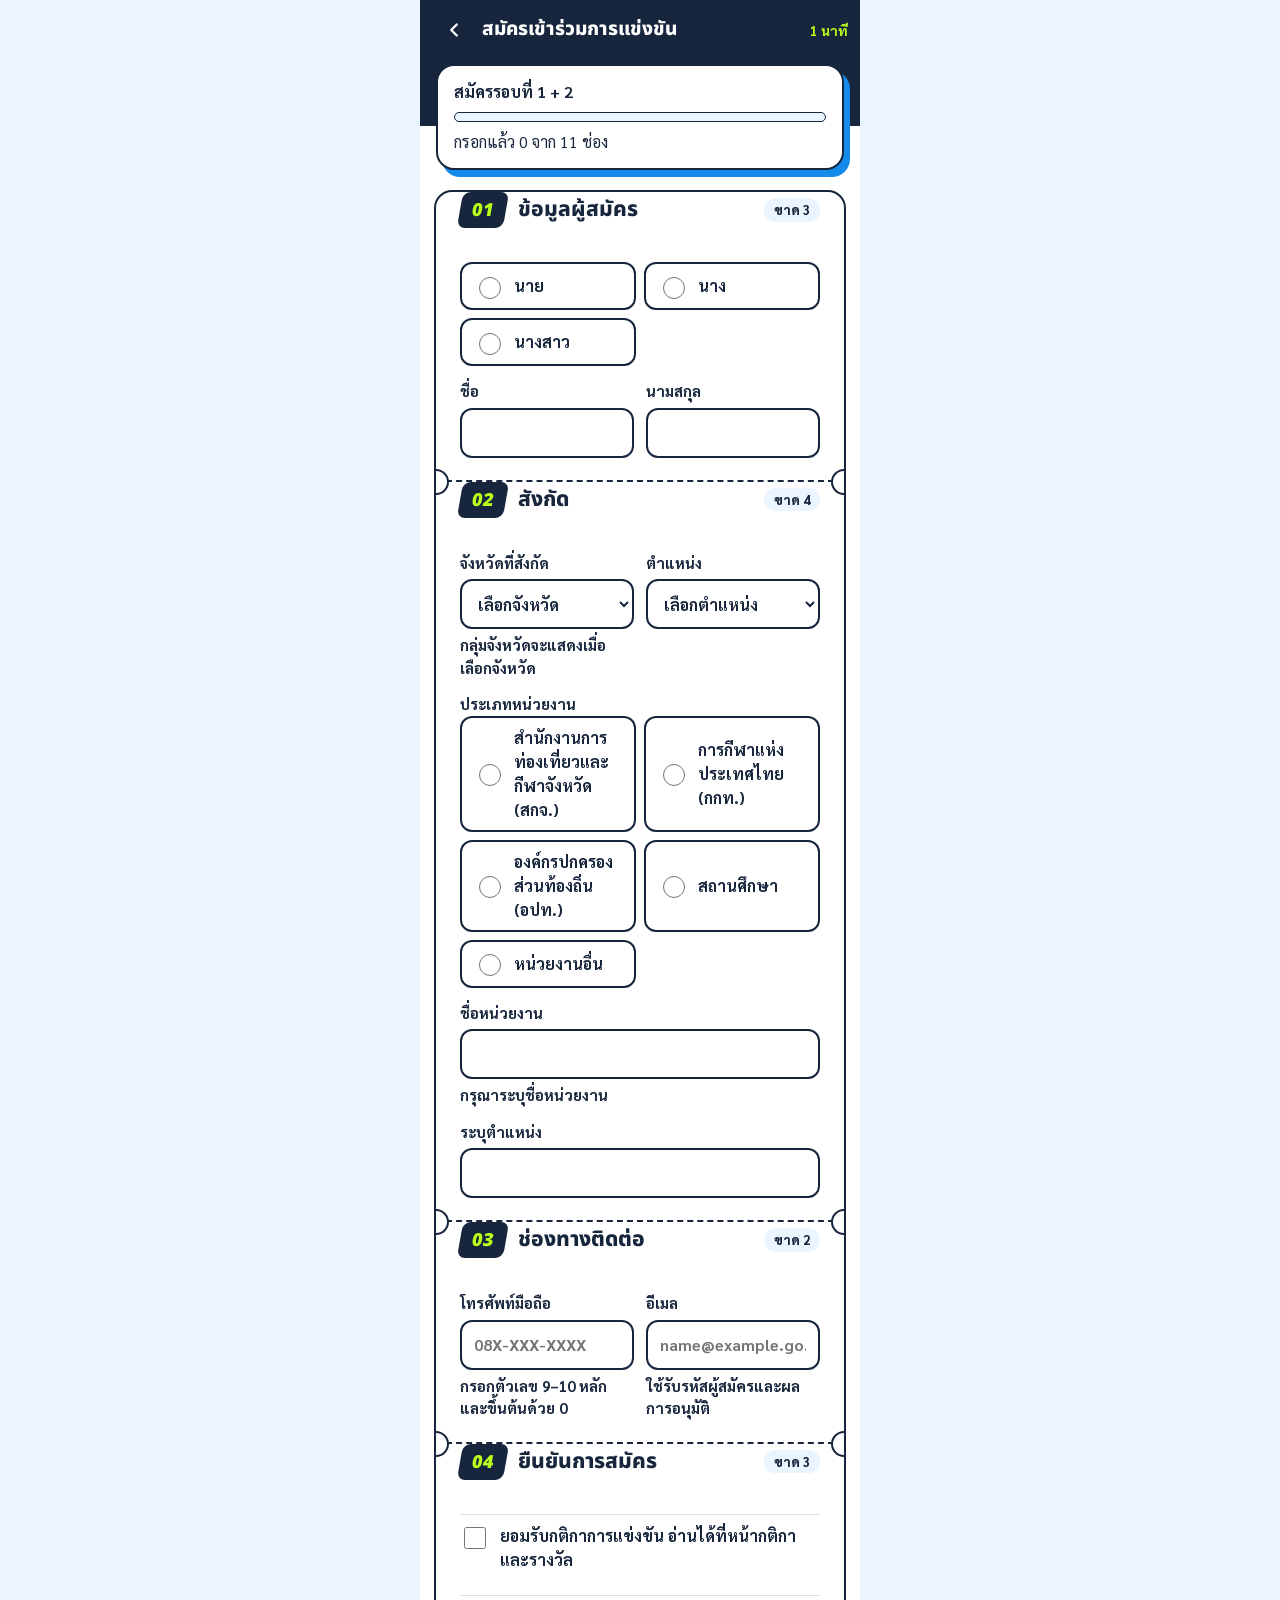
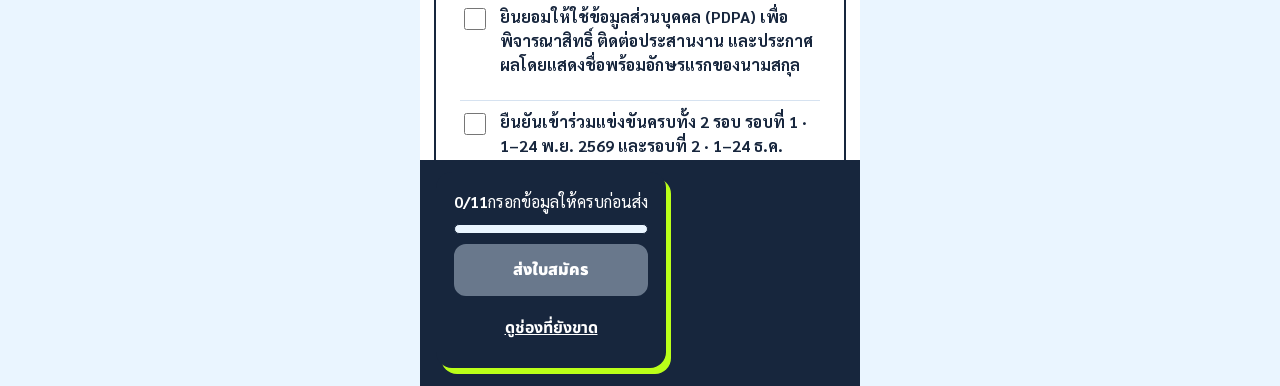
<file: m-register.html>
<!doctype html>
<html lang="th">
<head>
<meta charset="utf-8">
<meta name="viewport" content="width=device-width, initial-scale=1, viewport-fit=cover">
<title>สมัครเข้าร่วม (มือถือ) · TSA Data to Value Challenge 2569</title>
<link rel="preconnect" href="https://fonts.googleapis.com">
<link rel="preconnect" href="https://fonts.gstatic.com" crossorigin="">
<link href="https://fonts.googleapis.com/css2?family=Noto+Sans+Thai:wght@100..900&amp;family=Sarabun:ital,wght@0,100;0,200;0,300;0,400;0,500;0,600;0,700;0,800;1,100;1,200;1,300;1,400;1,500;1,600;1,700;1,800&amp;display=swap" rel="stylesheet">
<style>
body{margin:0}
a{color:#148AEA}a:hover{color:#17263D}
</style>
<style>*{box-sizing:border-box}img{max-width:100%}</style>
<style>html{background:#EAF5FF}body{background:#EAF5FF}</style>
</head>
<body>
<div style="width: 100%; max-width: 440px; min-height: 100vh; margin: 0 auto; box-sizing: border-box; position: relative; overflow: hidden; background: #ffffff; font-family: 'Sarabun', sans-serif; color: #17263D; font-size: 16px; line-height: 1.5">
  <header style="background: #17263D; color: #ffffff; padding: 8px 12px 74px">
    <div style="display: flex; align-items: center; gap: 6px">
      <a href="index.html" aria-label="ย้อนกลับ" style="display: grid; place-items: center; width: 44px; height: 44px; color: #ffffff"><svg width="22" height="22" viewBox="0 0 24 24" fill="none" stroke="currentColor" stroke-width="2.6" stroke-linecap="round" stroke-linejoin="round" aria-hidden="true"><path d="M15 18l-6-6 6-6"></path></svg></a>
      <span style="font-family: 'Noto Sans Thai', sans-serif; font-weight: 800; font-size: 19px">สมัครเข้าร่วมการแข่งขัน</span>
      <span style="margin-left: auto; font-size: 14px; font-weight: 700; color: #baff19">1 นาที</span>
    </div>
  </header>

  <div style="margin: -62px 16px 0; position: relative; background: #ffffff; border: 2.5px solid #17263D; border-radius: 18px; box-shadow: 6px 7px 0 #148AEA; padding: 14px 16px; display: flex; flex-direction: column; gap: 8px">
    <div style="display: flex; justify-content: space-between; align-items: center"><span style="font-family: 'Noto Sans Thai', sans-serif; font-weight: 800; font-size: 17px">ผู้แข่งขันรายบุคคล · รอบที่ 1 + 2</span><span style="font-size: 12.5px; font-weight: 800; background: #EAF5FF; border-radius: 999px; padding: 1px 9px">ปิด 28 ต.ค.</span></div>
    <div style="height: 10px; border-radius: 99px; background: #EAF5FF; overflow: hidden; border: 1.5px solid #17263D"><div style="width: 73%; height: 100%; background: #baff19; border-right: 1.5px solid #17263D"></div></div>
    <div style="display: flex; justify-content: space-between; font-size: 14px; font-weight: 700"><span>กรอกแล้ว 8 จาก 11 ช่อง</span><span style="color: #0d6fc0">ส่วนที่ 3 · ติดต่อ</span></div>
  </div>

  <form style="margin: 20px 14px 0; background: #ffffff; border: 2.5px solid #17263D; border-radius: 18px; overflow: hidden">
    
      <div style="position: relative; height: 0; border-top: 0">
        <span style="position: absolute; left: -14px; top: -13px; width: 24px; height: 24px; border-radius: 50%; background: #ffffff; border: 2.5px solid #17263D; opacity: 0"></span>
        <span style="position: absolute; right: -14px; top: -13px; width: 24px; height: 24px; border-radius: 50%; background: #ffffff; border: 2.5px solid #17263D; opacity: 0"></span>
      </div>
      <fieldset style="border: 0; margin: 0; padding: 16px 16px 18px; display: flex; flex-direction: column; gap: 12px; background: #ffffff">
        <legend style="float: left; width: 100%; padding: 0; display: flex; align-items: center; gap: 10px">
          <span style="display: grid; place-items: center; min-width: 46px; height: 34px; padding: 0 6px; background: #17263D; color: #baff19; border-radius: 8px; transform: skewX(-10deg); font-family: 'Noto Sans Thai', sans-serif; font-weight: 900; font-size: 18px">01</span>
          <span style="font-family: 'Noto Sans Thai', sans-serif; font-weight: 800; font-size: 20px">ผู้สมัคร</span>
          <span style="margin-left: auto; font-size: 13px; font-weight: 800; padding: 2px 10px; border-radius: 999px; background: #baff19; color: #17263D">ครบแล้ว</span>
        </legend>

        
          <div role="radiogroup" aria-label="คำนำหน้า" style="display: grid; grid-template-columns: repeat(3, minmax(0, 1fr)); gap: 8px">
            <label style="display: flex; align-items: center; justify-content: center; gap: 6px; min-height: 50px; border-radius: 12px; border: 2px solid #17263D; background: #17263D; color: #baff19; font-weight: 800"><input type="radio" name="t" checked="" style="width: 17px; height: 17px; accent-color: #baff19">นาย</label>
            <label style="display: flex; align-items: center; justify-content: center; gap: 6px; min-height: 50px; border-radius: 12px; border: 2px solid #17263D; font-weight: 700"><input type="radio" name="t" style="width: 17px; height: 17px">นาง</label>
            <label style="display: flex; align-items: center; justify-content: center; gap: 6px; min-height: 50px; border-radius: 12px; border: 2px solid #17263D; font-weight: 700"><input type="radio" name="t" style="width: 17px; height: 17px">นางสาว</label>
          </div>
          <div style="display: grid; grid-template-columns: repeat(2, minmax(0, 1fr)); gap: 8px">
            <label style="display: flex; flex-direction: column; gap: 4px; font-size: 14px; font-weight: 700">ชื่อ<input type="text" value="สมชาย" style="min-height: 50px; border: 2px solid #17263D; border-radius: 12px; padding: 0 12px; font: inherit; font-size: 16px; font-weight: 500"></label>
            <label style="display: flex; flex-direction: column; gap: 4px; font-size: 14px; font-weight: 700">นามสกุล<input type="text" value="ใจดี" style="min-height: 50px; border: 2px solid #17263D; border-radius: 12px; padding: 0 12px; font: inherit; font-size: 16px; font-weight: 500"></label>
          </div>
        

        

        

        
      </fieldset>
    
      <div style="position: relative; height: 0; border-top: 2.5px dashed #17263D">
        <span style="position: absolute; left: -14px; top: -13px; width: 24px; height: 24px; border-radius: 50%; background: #ffffff; border: 2.5px solid #17263D; opacity: 1"></span>
        <span style="position: absolute; right: -14px; top: -13px; width: 24px; height: 24px; border-radius: 50%; background: #ffffff; border: 2.5px solid #17263D; opacity: 1"></span>
      </div>
      <fieldset style="border: 0; margin: 0; padding: 16px 16px 18px; display: flex; flex-direction: column; gap: 12px; background: #ffffff">
        <legend style="float: left; width: 100%; padding: 0; display: flex; align-items: center; gap: 10px">
          <span style="display: grid; place-items: center; min-width: 46px; height: 34px; padding: 0 6px; background: #17263D; color: #baff19; border-radius: 8px; transform: skewX(-10deg); font-family: 'Noto Sans Thai', sans-serif; font-weight: 900; font-size: 18px">02</span>
          <span style="font-family: 'Noto Sans Thai', sans-serif; font-weight: 800; font-size: 20px">สังกัด</span>
          <span style="margin-left: auto; font-size: 13px; font-weight: 800; padding: 2px 10px; border-radius: 999px; background: #baff19; color: #17263D">ครบแล้ว</span>
        </legend>

        

        
          <label style="display: flex; flex-direction: column; gap: 4px; font-size: 14px; font-weight: 700">จังหวัดที่สังกัด<select style="min-height: 52px; border: 2px solid #17263D; border-radius: 12px; padding: 0 12px; font: inherit; font-size: 16px; font-weight: 700; background: #ffffff"><option>เชียงใหม่</option></select></label>
          <div role="radiogroup" aria-label="ประเภทหน่วยงาน" style="display: flex; flex-direction: column; border: 2px solid #17263D; border-radius: 12px; overflow: hidden">
            
              <label style="display: flex; align-items: center; gap: 10px; min-height: 48px; padding: 0 12px; border-top: 0; background: #17263D; color: #ffffff; font-weight: 800; font-size: 15px"><input type="radio" name="o" checked="" style="width: 18px; height: 18px; accent-color: #baff19">สำนักงานการท่องเที่ยวและกีฬาจังหวัด (สกจ.)</label>
            
              <label style="display: flex; align-items: center; gap: 10px; min-height: 48px; padding: 0 12px; border-top: 1.5px solid #c9d6e6; background: #ffffff; color: #17263D; font-weight: 600; font-size: 15px"><input type="radio" name="o" style="width: 18px; height: 18px; accent-color: #baff19">การกีฬาแห่งประเทศไทย (กกท.)</label>
            
              <label style="display: flex; align-items: center; gap: 10px; min-height: 48px; padding: 0 12px; border-top: 1.5px solid #c9d6e6; background: #ffffff; color: #17263D; font-weight: 600; font-size: 15px"><input type="radio" name="o" style="width: 18px; height: 18px; accent-color: #baff19">องค์กรปกครองส่วนท้องถิ่น (อปท.)</label>
            
              <label style="display: flex; align-items: center; gap: 10px; min-height: 48px; padding: 0 12px; border-top: 1.5px solid #c9d6e6; background: #ffffff; color: #17263D; font-weight: 600; font-size: 15px"><input type="radio" name="o" style="width: 18px; height: 18px; accent-color: #baff19">สถานศึกษา</label>
            
              <label style="display: flex; align-items: center; gap: 10px; min-height: 48px; padding: 0 12px; border-top: 1.5px solid #c9d6e6; background: #ffffff; color: #17263D; font-weight: 600; font-size: 15px"><input type="radio" name="o" style="width: 18px; height: 18px; accent-color: #baff19">หน่วยงานอื่น (ระบุชื่อ)</label>
            
          </div>
          <div style="display: flex; gap: 8px; align-items: center; font-size: 14.5px; font-weight: 600; padding: 9px 12px; background: #EAF5FF; border-radius: 10px"><span style="font-size: 12.5px; font-weight: 800; background: #baff19; border-radius: 6px; padding: 0 6px">อัตโนมัติ</span>สำนักงานการท่องเที่ยวและกีฬาจังหวัดเชียงใหม่</div>
          <div style="height: 0; border-top: 2px dashed #c9d6e6"></div>
          <label style="display: flex; flex-direction: column; gap: 4px; font-size: 14px; font-weight: 700">ตำแหน่ง<select style="min-height: 52px; border: 2px solid #17263D; border-radius: 12px; padding: 0 12px; font: inherit; font-size: 16px; background: #ffffff"><option>เจ้าหน้าที่พลศึกษา</option></select></label>
        

        

        
      </fieldset>
    
      <div style="position: relative; height: 0; border-top: 2.5px dashed #17263D">
        <span style="position: absolute; left: -14px; top: -13px; width: 24px; height: 24px; border-radius: 50%; background: #ffffff; border: 2.5px solid #17263D; opacity: 1"></span>
        <span style="position: absolute; right: -14px; top: -13px; width: 24px; height: 24px; border-radius: 50%; background: #ffffff; border: 2.5px solid #17263D; opacity: 1"></span>
      </div>
      <fieldset style="border: 0; margin: 0; padding: 16px 16px 18px; display: flex; flex-direction: column; gap: 12px; background: #EAF5FF">
        <legend style="float: left; width: 100%; padding: 0; display: flex; align-items: center; gap: 10px">
          <span style="display: grid; place-items: center; min-width: 46px; height: 34px; padding: 0 6px; background: #148AEA; color: #ffffff; border-radius: 8px; transform: skewX(-10deg); font-family: 'Noto Sans Thai', sans-serif; font-weight: 900; font-size: 18px">03</span>
          <span style="font-family: 'Noto Sans Thai', sans-serif; font-weight: 800; font-size: 20px">ติดต่อ</span>
          <span style="margin-left: auto; font-size: 13px; font-weight: 800; padding: 2px 10px; border-radius: 999px; background: #148AEA; color: #ffffff">ขาด 1</span>
        </legend>

        

        

        
          <label style="display: flex; flex-direction: column; gap: 4px; font-size: 14px; font-weight: 700">โทรศัพท์มือถือ<input type="tel" inputmode="numeric" value="081-234-5678" style="min-height: 50px; border: 2px solid #17263D; border-radius: 12px; padding: 0 12px; font: inherit; font-size: 16px"></label>
          <label style="display: flex; flex-direction: column; gap: 4px; font-size: 14px; font-weight: 700">อีเมล · ใช้รับรหัสผู้สมัคร<input type="email" placeholder="name@example.go.th" style="min-height: 50px; border: 2.5px solid #148AEA; border-radius: 12px; padding: 0 12px; font: inherit; font-size: 16px; box-shadow: 0 0 0 4px rgba(20,138,234,0.18)"><span style="font-weight: 600; font-size: 13.5px; color: #0d6fc0">กรอกอีเมลเพื่อรับรหัสผู้สมัครและผลอนุมัติ</span></label>
        

        
      </fieldset>
    
      <div style="position: relative; height: 0; border-top: 2.5px dashed #17263D">
        <span style="position: absolute; left: -14px; top: -13px; width: 24px; height: 24px; border-radius: 50%; background: #ffffff; border: 2.5px solid #17263D; opacity: 1"></span>
        <span style="position: absolute; right: -14px; top: -13px; width: 24px; height: 24px; border-radius: 50%; background: #ffffff; border: 2.5px solid #17263D; opacity: 1"></span>
      </div>
      <fieldset style="border: 0; margin: 0; padding: 16px 16px 18px; display: flex; flex-direction: column; gap: 12px; background: #ffffff">
        <legend style="float: left; width: 100%; padding: 0; display: flex; align-items: center; gap: 10px">
          <span style="display: grid; place-items: center; min-width: 46px; height: 34px; padding: 0 6px; background: #EAF5FF; color: #17263D; border-radius: 8px; transform: skewX(-10deg); font-family: 'Noto Sans Thai', sans-serif; font-weight: 900; font-size: 18px">04</span>
          <span style="font-family: 'Noto Sans Thai', sans-serif; font-weight: 800; font-size: 20px">ยืนยัน</span>
          <span style="margin-left: auto; font-size: 13px; font-weight: 800; padding: 2px 10px; border-radius: 999px; background: #EAF5FF; color: #17263D">0/3</span>
        </legend>

        

        

        

        
          
            <label style="display: flex; align-items: center; gap: 12px; min-height: 50px; font-size: 15.5px; font-weight: 700; border-top: 0"><input type="checkbox" style="width: 24px; height: 24px; accent-color: #17263D; flex: none">ยอมรับกติกาการแข่งขัน</label>
          
            <label style="display: flex; align-items: center; gap: 12px; min-height: 50px; font-size: 15.5px; font-weight: 700; border-top: 1.5px solid #c9d6e6"><input type="checkbox" style="width: 24px; height: 24px; accent-color: #17263D; flex: none">ยินยอมให้ใช้ข้อมูลส่วนบุคคล (PDPA)</label>
          
            <label style="display: flex; align-items: center; gap: 12px; min-height: 50px; font-size: 15.5px; font-weight: 700; border-top: 1.5px solid #c9d6e6"><input type="checkbox" style="width: 24px; height: 24px; accent-color: #17263D; flex: none">ยืนยันเข้าร่วมแข่งขันครบทั้ง 2 รอบ</label>
          
        
      </fieldset>
    
  </form>

  <div style="position: absolute; left: 0; right: 0; bottom: 0; background: #17263D; color: #ffffff; padding: 12px 16px 18px; display: flex; align-items: center; gap: 14px">
    <div style="min-width: 0">
      <div style="font-family: 'Noto Sans Thai', sans-serif; font-weight: 900; font-size: 28px; line-height: 1">8<span style="color: #7f93ad">/11</span></div>
      <div style="font-size: 13px; color: #c6d3e4">ขาดอีเมลและการยืนยัน</div>
    </div>
    <button type="button" disabled="" style="flex: 1; min-height: 58px; border: 0; border-radius: 16px; background: #4a5a70; color: #c6d3e4; font-family: 'Noto Sans Thai', sans-serif; font-weight: 800; font-size: 19px">ส่งใบสมัคร</button>
  </div>
</div>
<script defer src="app.js"></script>
</body>
</html>
</file>
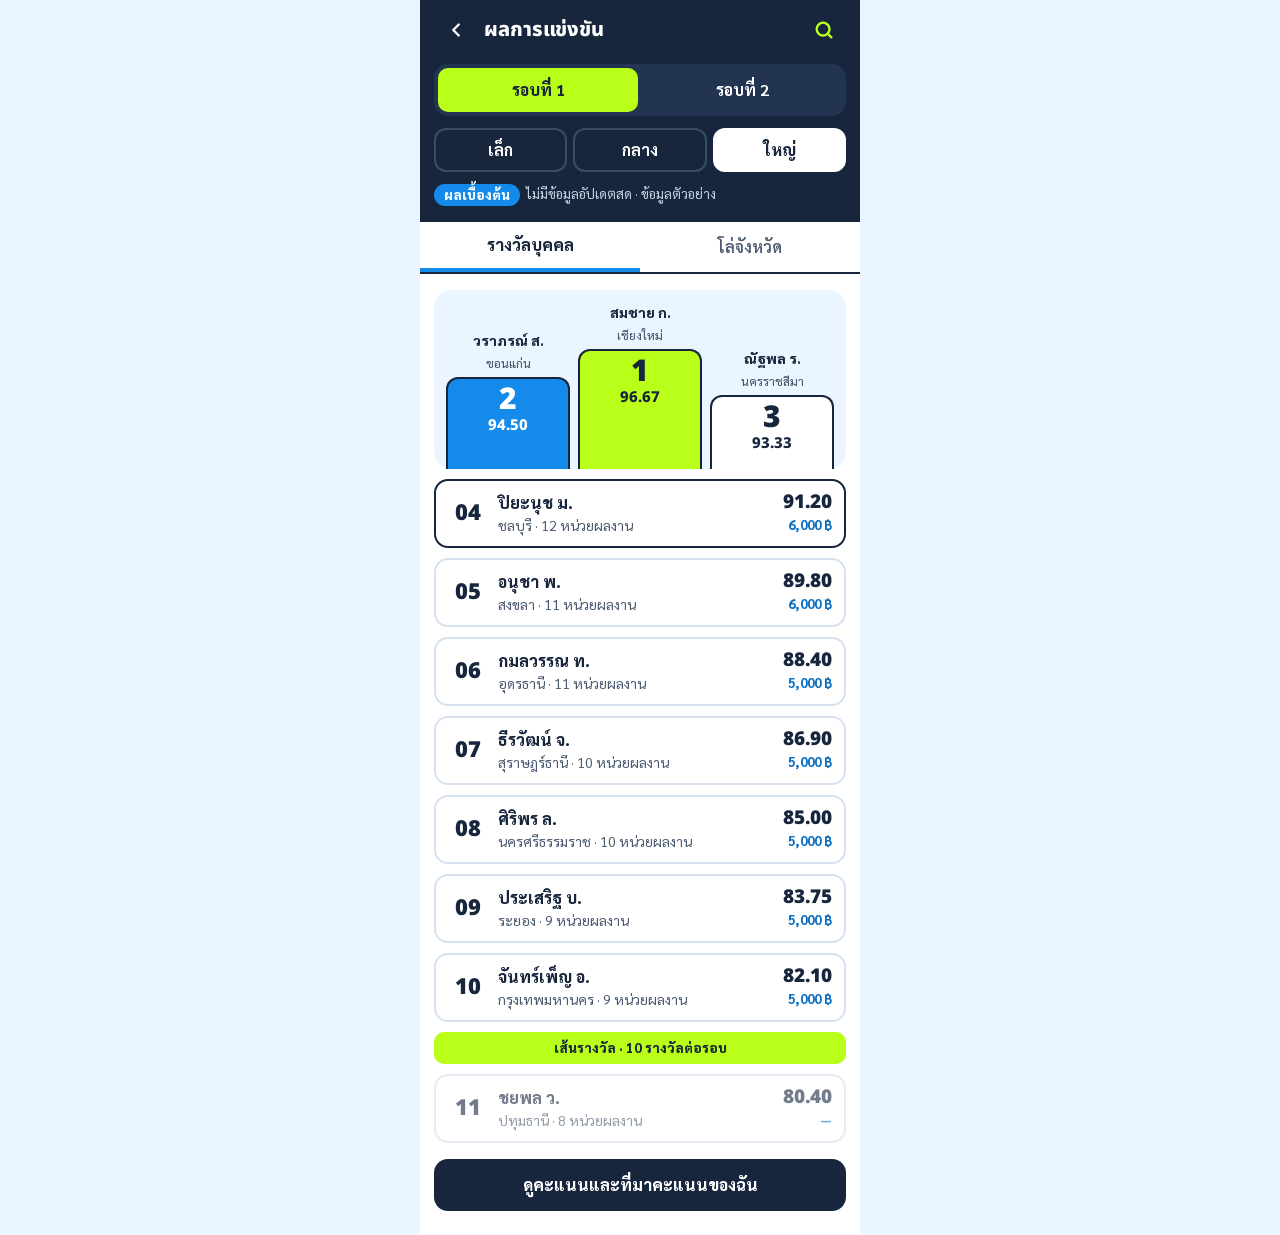
<file: m-results.html>
<!doctype html>
<html lang="th">
<head>
<meta charset="utf-8">
<meta name="viewport" content="width=device-width, initial-scale=1, viewport-fit=cover">
<title>ผลการแข่งขัน (มือถือ) · TSA Data to Value Challenge 2569</title>
<link rel="preconnect" href="https://fonts.googleapis.com">
<link rel="preconnect" href="https://fonts.gstatic.com" crossorigin="">
<link href="https://fonts.googleapis.com/css2?family=Noto+Sans+Thai:wght@100..900&amp;family=Sarabun:ital,wght@0,100;0,200;0,300;0,400;0,500;0,600;0,700;0,800;1,100;1,200;1,300;1,400;1,500;1,600;1,700;1,800&amp;display=swap" rel="stylesheet">
<style>
body{margin:0}
a{color:#148AEA}a:hover{color:#17263D}
</style>
<style>*{box-sizing:border-box}img{max-width:100%}</style>
<style>html{background:#EAF5FF}body{background:#EAF5FF}</style>
</head>
<body>
<div style="width: 100%; max-width: 440px; min-height: 100vh; margin: 0 auto; box-sizing: border-box; overflow: hidden; background: #ffffff; font-family: 'Sarabun', sans-serif; color: #17263D; font-size: 16px; line-height: 1.5">
  <header style="background: #17263D; color: #ffffff; padding: 8px 14px 16px; display: flex; flex-direction: column; gap: 12px">
    <div style="display: flex; align-items: center; gap: 6px">
      <a href="index.html" aria-label="ย้อนกลับ" style="display: grid; place-items: center; width: 44px; height: 44px; color: #ffffff"><svg width="22" height="22" viewBox="0 0 24 24" fill="none" stroke="currentColor" stroke-width="2.6" stroke-linecap="round" stroke-linejoin="round" aria-hidden="true"><path d="M15 18l-6-6 6-6"></path></svg></a>
      <span style="font-family: 'Noto Sans Thai', sans-serif; font-weight: 800; font-size: 20px">ผลการแข่งขัน</span>
      <a href="my.html" aria-label="ค้นหาผลของฉัน" style="margin-left: auto; display: grid; place-items: center; width: 44px; height: 44px; color: #baff19"><svg width="22" height="22" viewBox="0 0 24 24" fill="none" stroke="currentColor" stroke-width="2.6" stroke-linecap="round" aria-hidden="true"><circle cx="11" cy="11" r="7"></circle><path d="M20 20l-4-4"></path></svg></a>
    </div>
    <div role="group" aria-label="รอบ" style="display: grid; grid-template-columns: repeat(2, minmax(0, 1fr)); gap: 4px; padding: 4px; border-radius: 14px; background: #22344f">
      <button type="button" aria-pressed="true" style="min-height: 44px; border: 0; border-radius: 10px; background: #baff19; color: #17263D; font: inherit; font-weight: 800">รอบที่ 1</button>
      <button type="button" aria-pressed="false" style="min-height: 44px; border: 0; border-radius: 10px; background: transparent; color: #ffffff; font: inherit; font-weight: 700">รอบที่ 2</button>
    </div>
    <div role="group" aria-label="กลุ่มจังหวัด" style="display: grid; grid-template-columns: repeat(3, minmax(0, 1fr)); gap: 6px">
      <button type="button" aria-pressed="false" style="min-height: 44px; border: 2px solid #3a4c66; border-radius: 12px; background: transparent; color: #ffffff; font: inherit; font-weight: 700">เล็ก</button>
      <button type="button" aria-pressed="false" style="min-height: 44px; border: 2px solid #3a4c66; border-radius: 12px; background: transparent; color: #ffffff; font: inherit; font-weight: 700">กลาง</button>
      <button type="button" aria-pressed="true" style="min-height: 44px; border: 2px solid #ffffff; border-radius: 12px; background: #ffffff; color: #17263D; font: inherit; font-weight: 800">ใหญ่</button>
    </div>
    <div style="display: flex; gap: 6px; flex-wrap: wrap; font-size: 13.5px"><span style="background: #148AEA; border-radius: 999px; padding: 1px 10px; font-weight: 800">ผลเบื้องต้น</span><span style="color: #c6d3e4">ไม่มีข้อมูลอัปเดตสด · ข้อมูลตัวอย่าง</span></div>
  </header>

  <div role="tablist" aria-label="ประเภทรางวัล" style="display: grid; grid-template-columns: repeat(2, minmax(0, 1fr)); border-bottom: 2.5px solid #17263D">
    <button type="button" role="tab" aria-selected="true" style="min-height: 50px; border: 0; border-bottom: 4px solid #148AEA; background: #ffffff; font: inherit; font-weight: 800; color: #17263D">รางวัลบุคคล</button>
    <button type="button" role="tab" aria-selected="false" style="min-height: 50px; border: 0; background: #ffffff; font: inherit; font-weight: 600; color: #4a5a70">โล่จังหวัด</button>
  </div>

  <div style="padding: 16px 14px 24px; display: flex; flex-direction: column; gap: 10px">
    <div style="display: flex; align-items: flex-end; gap: 8px; background: #EAF5FF; border-radius: 18px; padding: 14px 12px 0">
      
        <div style="flex: 1 1 0; min-width: 0; display: flex; flex-direction: column; align-items: center; gap: 4px; text-align: center">
          <span style="font-weight: 800; font-size: 14px; line-height: 1.25">วราภรณ์ ส.</span>
          <span style="font-size: 12.5px; color: #3e4f66">ขอนแก่น</span>
          <div style="width: 100%; height: 92px; background: #148AEA; color: #ffffff; border: 2.5px solid #17263D; border-bottom: 0; border-radius: 12px 12px 0 0; display: flex; flex-direction: column; align-items: center; padding-top: 6px">
            <span style="font-family: 'Noto Sans Thai', sans-serif; font-weight: 900; font-size: 30px; line-height: 1">2</span>
            <span style="font-family: 'Noto Sans Thai', sans-serif; font-weight: 800; font-size: 15px">94.50</span>
          </div>
        </div>
      
        <div style="flex: 1 1 0; min-width: 0; display: flex; flex-direction: column; align-items: center; gap: 4px; text-align: center">
          <span style="font-weight: 800; font-size: 14px; line-height: 1.25">สมชาย ก.</span>
          <span style="font-size: 12.5px; color: #3e4f66">เชียงใหม่</span>
          <div style="width: 100%; height: 120px; background: #baff19; color: #17263D; border: 2.5px solid #17263D; border-bottom: 0; border-radius: 12px 12px 0 0; display: flex; flex-direction: column; align-items: center; padding-top: 6px">
            <span style="font-family: 'Noto Sans Thai', sans-serif; font-weight: 900; font-size: 30px; line-height: 1">1</span>
            <span style="font-family: 'Noto Sans Thai', sans-serif; font-weight: 800; font-size: 15px">96.67</span>
          </div>
        </div>
      
        <div style="flex: 1 1 0; min-width: 0; display: flex; flex-direction: column; align-items: center; gap: 4px; text-align: center">
          <span style="font-weight: 800; font-size: 14px; line-height: 1.25">ณัฐพล ร.</span>
          <span style="font-size: 12.5px; color: #3e4f66">นครราชสีมา</span>
          <div style="width: 100%; height: 74px; background: #ffffff; color: #17263D; border: 2.5px solid #17263D; border-bottom: 0; border-radius: 12px 12px 0 0; display: flex; flex-direction: column; align-items: center; padding-top: 6px">
            <span style="font-family: 'Noto Sans Thai', sans-serif; font-weight: 900; font-size: 30px; line-height: 1">3</span>
            <span style="font-family: 'Noto Sans Thai', sans-serif; font-weight: 800; font-size: 15px">93.33</span>
          </div>
        </div>
      
    </div>
    
      
      <div style="display: grid; grid-template-columns: 40px minmax(0, 1fr) auto; gap: 10px; align-items: center; border: 2px solid #17263D; border-radius: 14px; padding: 10px 12px; opacity: 1">
        <span style="font-family: 'Noto Sans Thai', sans-serif; font-weight: 900; font-size: 22px; text-align: center">04</span>
        <span style="min-width: 0"><span style="display: block; font-weight: 800">ปิยะนุช ม.</span><span style="display: block; font-size: 14px; color: #4a5a70">ชลบุรี · 12 หน่วยผลงาน</span></span>
        <span style="text-align: right"><span style="display: block; font-family: 'Noto Sans Thai', sans-serif; font-weight: 900; font-size: 19px; line-height: 1.2">91.20</span><span style="display: block; font-size: 13px; font-weight: 800; color: #0d6fc0">6,000 ฿</span></span>
      </div>
    
      
      <div style="display: grid; grid-template-columns: 40px minmax(0, 1fr) auto; gap: 10px; align-items: center; border: 2px solid #d6e2f0; border-radius: 14px; padding: 10px 12px; opacity: 1">
        <span style="font-family: 'Noto Sans Thai', sans-serif; font-weight: 900; font-size: 22px; text-align: center">05</span>
        <span style="min-width: 0"><span style="display: block; font-weight: 800">อนุชา พ.</span><span style="display: block; font-size: 14px; color: #4a5a70">สงขลา · 11 หน่วยผลงาน</span></span>
        <span style="text-align: right"><span style="display: block; font-family: 'Noto Sans Thai', sans-serif; font-weight: 900; font-size: 19px; line-height: 1.2">89.80</span><span style="display: block; font-size: 13px; font-weight: 800; color: #0d6fc0">6,000 ฿</span></span>
      </div>
    
      
      <div style="display: grid; grid-template-columns: 40px minmax(0, 1fr) auto; gap: 10px; align-items: center; border: 2px solid #d6e2f0; border-radius: 14px; padding: 10px 12px; opacity: 1">
        <span style="font-family: 'Noto Sans Thai', sans-serif; font-weight: 900; font-size: 22px; text-align: center">06</span>
        <span style="min-width: 0"><span style="display: block; font-weight: 800">กมลวรรณ ท.</span><span style="display: block; font-size: 14px; color: #4a5a70">อุดรธานี · 11 หน่วยผลงาน</span></span>
        <span style="text-align: right"><span style="display: block; font-family: 'Noto Sans Thai', sans-serif; font-weight: 900; font-size: 19px; line-height: 1.2">88.40</span><span style="display: block; font-size: 13px; font-weight: 800; color: #0d6fc0">5,000 ฿</span></span>
      </div>
    
      
      <div style="display: grid; grid-template-columns: 40px minmax(0, 1fr) auto; gap: 10px; align-items: center; border: 2px solid #d6e2f0; border-radius: 14px; padding: 10px 12px; opacity: 1">
        <span style="font-family: 'Noto Sans Thai', sans-serif; font-weight: 900; font-size: 22px; text-align: center">07</span>
        <span style="min-width: 0"><span style="display: block; font-weight: 800">ธีรวัฒน์ จ.</span><span style="display: block; font-size: 14px; color: #4a5a70">สุราษฎร์ธานี · 10 หน่วยผลงาน</span></span>
        <span style="text-align: right"><span style="display: block; font-family: 'Noto Sans Thai', sans-serif; font-weight: 900; font-size: 19px; line-height: 1.2">86.90</span><span style="display: block; font-size: 13px; font-weight: 800; color: #0d6fc0">5,000 ฿</span></span>
      </div>
    
      
      <div style="display: grid; grid-template-columns: 40px minmax(0, 1fr) auto; gap: 10px; align-items: center; border: 2px solid #d6e2f0; border-radius: 14px; padding: 10px 12px; opacity: 1">
        <span style="font-family: 'Noto Sans Thai', sans-serif; font-weight: 900; font-size: 22px; text-align: center">08</span>
        <span style="min-width: 0"><span style="display: block; font-weight: 800">ศิริพร ล.</span><span style="display: block; font-size: 14px; color: #4a5a70">นครศรีธรรมราช · 10 หน่วยผลงาน</span></span>
        <span style="text-align: right"><span style="display: block; font-family: 'Noto Sans Thai', sans-serif; font-weight: 900; font-size: 19px; line-height: 1.2">85.00</span><span style="display: block; font-size: 13px; font-weight: 800; color: #0d6fc0">5,000 ฿</span></span>
      </div>
    
      
      <div style="display: grid; grid-template-columns: 40px minmax(0, 1fr) auto; gap: 10px; align-items: center; border: 2px solid #d6e2f0; border-radius: 14px; padding: 10px 12px; opacity: 1">
        <span style="font-family: 'Noto Sans Thai', sans-serif; font-weight: 900; font-size: 22px; text-align: center">09</span>
        <span style="min-width: 0"><span style="display: block; font-weight: 800">ประเสริฐ บ.</span><span style="display: block; font-size: 14px; color: #4a5a70">ระยอง · 9 หน่วยผลงาน</span></span>
        <span style="text-align: right"><span style="display: block; font-family: 'Noto Sans Thai', sans-serif; font-weight: 900; font-size: 19px; line-height: 1.2">83.75</span><span style="display: block; font-size: 13px; font-weight: 800; color: #0d6fc0">5,000 ฿</span></span>
      </div>
    
      
      <div style="display: grid; grid-template-columns: 40px minmax(0, 1fr) auto; gap: 10px; align-items: center; border: 2px solid #d6e2f0; border-radius: 14px; padding: 10px 12px; opacity: 1">
        <span style="font-family: 'Noto Sans Thai', sans-serif; font-weight: 900; font-size: 22px; text-align: center">10</span>
        <span style="min-width: 0"><span style="display: block; font-weight: 800">จันทร์เพ็ญ อ.</span><span style="display: block; font-size: 14px; color: #4a5a70">กรุงเทพมหานคร · 9 หน่วยผลงาน</span></span>
        <span style="text-align: right"><span style="display: block; font-family: 'Noto Sans Thai', sans-serif; font-weight: 900; font-size: 19px; line-height: 1.2">82.10</span><span style="display: block; font-size: 13px; font-weight: 800; color: #0d6fc0">5,000 ฿</span></span>
      </div>
    
      
        <div style="background: #baff19; border-radius: 10px; padding: 6px 12px; font-size: 13.5px; font-weight: 800; text-align: center">เส้นรางวัล · 10 รางวัลต่อรอบ</div>
      
      <div style="display: grid; grid-template-columns: 40px minmax(0, 1fr) auto; gap: 10px; align-items: center; border: 2px solid #d6e2f0; border-radius: 14px; padding: 10px 12px; opacity: 0.6">
        <span style="font-family: 'Noto Sans Thai', sans-serif; font-weight: 900; font-size: 22px; text-align: center">11</span>
        <span style="min-width: 0"><span style="display: block; font-weight: 800">ชยพล ว.</span><span style="display: block; font-size: 14px; color: #4a5a70">ปทุมธานี · 8 หน่วยผลงาน</span></span>
        <span style="text-align: right"><span style="display: block; font-family: 'Noto Sans Thai', sans-serif; font-weight: 900; font-size: 19px; line-height: 1.2">80.40</span><span style="display: block; font-size: 13px; font-weight: 800; color: #0d6fc0">—</span></span>
      </div>
    
    <a href="my.html" style="display: flex; align-items: center; justify-content: center; min-height: 52px; border-radius: 14px; background: #17263D; color: #ffffff; font-weight: 800; text-decoration: none; margin-top: 6px">ดูคะแนนและที่มาคะแนนของฉัน</a>
  </div>
</div>
<script defer src="app.js"></script>
</body>
</html>
</file>
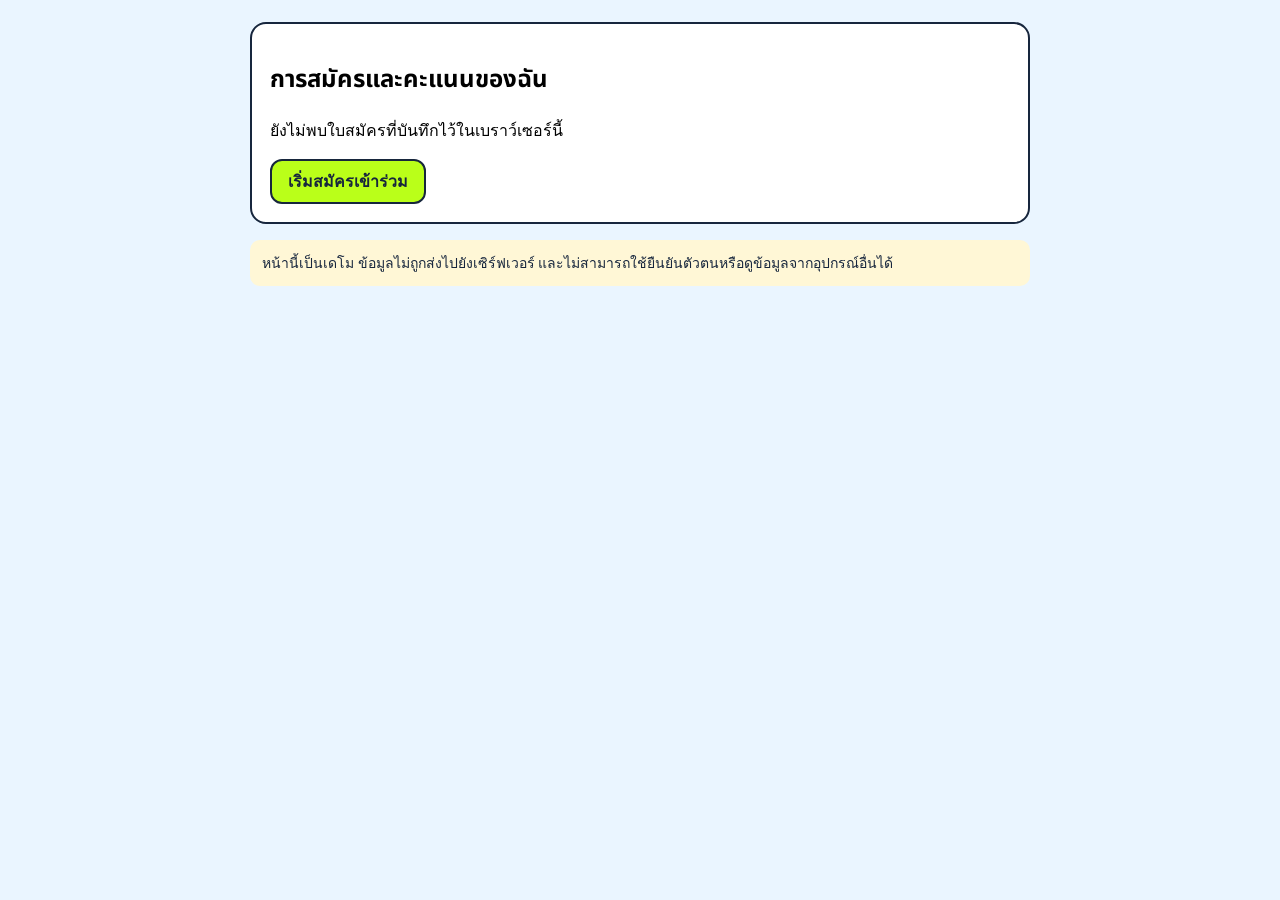
<file: my.html>
<!doctype html>
<html lang="th">
<head>
<meta charset="utf-8">
<meta name="viewport" content="width=device-width, initial-scale=1, viewport-fit=cover">
<title>การสมัครและคะแนนของฉัน · TSA Data to Value Challenge 2569</title>
<link rel="preconnect" href="https://fonts.googleapis.com">
<link rel="preconnect" href="https://fonts.gstatic.com" crossorigin="">
<link href="https://fonts.googleapis.com/css2?family=Noto+Sans+Thai:wght@100..900&amp;family=Sarabun:ital,wght@0,100;0,200;0,300;0,400;0,500;0,600;0,700;0,800;1,100;1,200;1,300;1,400;1,500;1,600;1,700;1,800&amp;display=swap" rel="stylesheet">
<style>
body{margin:0}
a{color:#148AEA}a:hover{color:#17263D}
</style>
<style>*{box-sizing:border-box}img{max-width:100%}</style>
<style>html{background:#EAF5FF}body{background:#EAF5FF}</style>
</head>
<body>
<div style="width: 100%; max-width: 440px; min-height: 100vh; margin: 0 auto; box-sizing: border-box; overflow: hidden; background: #ffffff; font-family: 'Sarabun', sans-serif; color: #17263D; font-size: 16px; line-height: 1.5">
  <header style="background: #17263D; color: #ffffff; padding: 8px 14px 18px">
    <div style="display: flex; align-items: center; gap: 6px">
      <a href="index.html" aria-label="ย้อนกลับ" style="display: grid; place-items: center; width: 44px; height: 44px; color: #ffffff"><svg width="22" height="22" viewBox="0 0 24 24" fill="none" stroke="currentColor" stroke-width="2.6" stroke-linecap="round" stroke-linejoin="round" aria-hidden="true"><path d="M15 18l-6-6 6-6"></path></svg></a>
      <span style="font-family: 'Noto Sans Thai', sans-serif; font-weight: 800; font-size: 19px">การสมัครของฉัน</span>
    </div>
    <div style="display: flex; gap: 12px; align-items: center; padding: 8px 4px 0">
      <span style="flex: none; width: 48px; height: 48px; border-radius: 50%; background: #baff19; color: #17263D; display: grid; place-items: center; font-family: 'Noto Sans Thai', sans-serif; font-weight: 900">สช</span>
      <span style="min-width: 0"><span style="display: block; font-family: 'Noto Sans Thai', sans-serif; font-weight: 800; font-size: 19px">นายสมชาย ใจดี</span><span style="display: block; font-size: 14px; color: #c6d3e4">TSA69-4K7Q2M · เชียงใหม่ · กลุ่มใหญ่</span></span>
    </div>
  </header>

  <div style="padding: 16px 14px 24px; display: flex; flex-direction: column; gap: 14px">
    <section style="border: 2.5px solid #17263D; border-radius: 16px; overflow: hidden">
      <div style="display: flex; justify-content: space-between; align-items: center; padding: 10px 14px; background: #EAF5FF; border-bottom: 2px solid #17263D"><h2 style="margin: 0; font-family: 'Noto Sans Thai', sans-serif; font-weight: 800; font-size: 17px">ผู้แข่งขันรายบุคคล · รอบที่ 1 + 2</h2><span style="font-size: 12.5px; font-weight: 800; background: #baff19; border-radius: 999px; padding: 1px 9px">อนุมัติแล้ว</span></div>
      <div style="padding: 10px 14px 6px">
        
          <div style="display: grid; grid-template-columns: 24px minmax(0, 1fr); gap: 10px">
            <span style="width: 20px; height: 20px; border-radius: 50%; margin-top: 3px; background: #baff19; border: 2.5px solid #17263D"></span>
            <span style="padding-bottom: 8px"><span style="display: block; font-weight: 700; font-size: 15px">ส่งใบสมัคร</span><span style="display: block; font-size: 13.5px; color: #4a5a70">20 ต.ค. 69 09:12 · โดยคุณ</span></span>
          </div>
        
          <div style="display: grid; grid-template-columns: 24px minmax(0, 1fr); gap: 10px">
            <span style="width: 20px; height: 20px; border-radius: 50%; margin-top: 3px; background: #baff19; border: 2.5px solid #17263D"></span>
            <span style="padding-bottom: 8px"><span style="display: block; font-weight: 700; font-size: 15px">ตรวจสิทธิ์และอนุมัติ</span><span style="display: block; font-size: 13.5px; color: #4a5a70">20 ต.ค. 69 14:40 · โดยผู้ดูแลระบบ</span></span>
          </div>
        
          <div style="display: grid; grid-template-columns: 24px minmax(0, 1fr); gap: 10px">
            <span style="width: 20px; height: 20px; border-radius: 50%; margin-top: 3px; background: #baff19; border: 2.5px solid #17263D"></span>
            <span style="padding-bottom: 8px"><span style="display: block; font-weight: 700; font-size: 15px">รับภารกิจข้อมูล 4 ภารกิจ</span><span style="display: block; font-size: 13.5px; color: #4a5a70">31 ต.ค. 69 · โดยผู้ประสานงาน</span></span>
          </div>
        
          <div style="display: grid; grid-template-columns: 24px minmax(0, 1fr); gap: 10px">
            <span style="width: 20px; height: 20px; border-radius: 50%; margin-top: 3px; background: #148AEA; border: 2.5px solid #17263D"></span>
            <span style="padding-bottom: 8px"><span style="display: block; font-weight: 700; font-size: 15px">แข่งขันรอบที่ 1</span><span style="display: block; font-size: 13.5px; color: #4a5a70">กำลังแข่ง · สิ้นสุด 24 พ.ย. 69</span></span>
          </div>
        
      </div>
    </section>

    <section style="background: #17263D; color: #ffffff; border-radius: 16px; padding: 14px 16px; display: flex; flex-direction: column; gap: 10px">
      <div style="display: flex; justify-content: space-between; align-items: center"><span style="font-family: 'Noto Sans Thai', sans-serif; font-weight: 800; font-size: 17px">คะแนนรอบที่ 1</span><span style="font-size: 12.5px; font-weight: 800; background: #148AEA; border-radius: 999px; padding: 1px 9px">ผลเบื้องต้น</span></div>
      <div style="display: flex; align-items: flex-end; gap: 14px">
        <span style="font-family: 'Noto Sans Thai', sans-serif; font-weight: 900; font-size: 50px; line-height: 1; color: #baff19">91.20</span>
        <span style="padding-bottom: 4px; font-size: 14.5px; color: #c6d3e4">อันดับ 4 · อยู่ในเส้นรางวัล 6,000 บาท<br>อีก 2.13 คะแนนขึ้นอันดับ 3</span>
      </div>
      <div style="display: grid; grid-template-columns: repeat(5, minmax(0, 1fr)); gap: 6px">
        
          <div style="background: #22344f; border-radius: 10px; padding: 6px 4px; text-align: center">
            <div style="font-family: 'Noto Sans Thai', sans-serif; font-weight: 900; font-size: 16px">40</div>
            <div style="font-size: 11.5px; color: #c6d3e4; line-height: 1.3">ภารกิจ<br>/40</div>
          </div>
        
          <div style="background: #22344f; border-radius: 10px; padding: 6px 4px; text-align: center">
            <div style="font-family: 'Noto Sans Thai', sans-serif; font-weight: 900; font-size: 16px">15</div>
            <div style="font-size: 11.5px; color: #c6d3e4; line-height: 1.3">ครั้งแรก<br>/20</div>
          </div>
        
          <div style="background: #22344f; border-radius: 10px; padding: 6px 4px; text-align: center">
            <div style="font-family: 'Noto Sans Thai', sans-serif; font-weight: 900; font-size: 16px">20</div>
            <div style="font-size: 11.5px; color: #c6d3e4; line-height: 1.3">ผลงาน<br>/20</div>
          </div>
        
          <div style="background: #22344f; border-radius: 10px; padding: 6px 4px; text-align: center">
            <div style="font-family: 'Noto Sans Thai', sans-serif; font-weight: 900; font-size: 16px">8.2</div>
            <div style="font-size: 11.5px; color: #c6d3e4; line-height: 1.3">หลักฐาน<br>/10</div>
          </div>
        
          <div style="background: #22344f; border-radius: 10px; padding: 6px 4px; text-align: center">
            <div style="font-family: 'Noto Sans Thai', sans-serif; font-weight: 900; font-size: 16px">8</div>
            <div style="font-size: 11.5px; color: #c6d3e4; line-height: 1.3">ทันเวลา<br>/10</div>
          </div>
        
      </div>
    </section>

    <section style="border: 2.5px solid #17263D; border-radius: 16px; overflow: hidden">
      <div style="display: flex; justify-content: space-between; align-items: center; padding: 10px 14px; background: #EAF5FF; border-bottom: 2px solid #17263D"><h2 style="margin: 0; font-family: 'Noto Sans Thai', sans-serif; font-weight: 800; font-size: 17px">ภารกิจข้อมูลของฉัน</h2><span style="font-size: 14px; font-weight: 800">รับรอง 4/4</span></div>
      
        <div style="display: flex; gap: 10px; align-items: center; padding: 10px 14px; border-top: 0">
          <span style="flex: none; min-width: 40px; height: 30px; border-radius: 8px; display: grid; place-items: center; background: #baff19; color: #17263D; font-family: 'Noto Sans Thai', sans-serif; font-weight: 900; font-size: 13.5px">+2</span>
          <span style="flex: 1; min-width: 0"><span style="display: block; font-weight: 700; font-size: 15px">สนามกีฬากลางจังหวัด</span><span style="display: block; font-size: 13.5px; color: #4a5a70">ข้อมูลใหม่ · รับรอง 18 พ.ย. โดยผู้ตรวจสอบ</span></span>
        </div>
      
        <div style="display: flex; gap: 10px; align-items: center; padding: 10px 14px; border-top: 1.5px solid #d6e2f0">
          <span style="flex: none; min-width: 40px; height: 30px; border-radius: 8px; display: grid; place-items: center; background: #baff19; color: #17263D; font-family: 'Noto Sans Thai', sans-serif; font-weight: 900; font-size: 13.5px">+1</span>
          <span style="flex: 1; min-width: 0"><span style="display: block; font-weight: 700; font-size: 15px">งานวิ่งการกุศลประจำปี</span><span style="display: block; font-size: 13.5px; color: #4a5a70">ปรับปรุงข้อมูล · รับรอง 15 พ.ย. โดยผู้อนุมัติ</span></span>
        </div>
      
        <div style="display: flex; gap: 10px; align-items: center; padding: 10px 14px; border-top: 1.5px solid #d6e2f0">
          <span style="flex: none; min-width: 40px; height: 30px; border-radius: 8px; display: grid; place-items: center; background: #baff19; color: #17263D; font-family: 'Noto Sans Thai', sans-serif; font-weight: 900; font-size: 13.5px">+2</span>
          <span style="flex: 1; min-width: 0"><span style="display: block; font-weight: 700; font-size: 15px">สระว่ายน้ำเทศบาล</span><span style="display: block; font-size: 13.5px; color: #4a5a70">ข้อมูลใหม่ · รับรอง 10 พ.ย.</span></span>
        </div>
      
        <div style="display: flex; gap: 10px; align-items: center; padding: 10px 14px; border-top: 1.5px solid #d6e2f0">
          <span style="flex: none; min-width: 40px; height: 30px; border-radius: 8px; display: grid; place-items: center; background: #EAF5FF; color: #17263D; font-family: 'Noto Sans Thai', sans-serif; font-weight: 900; font-size: 13.5px">ตรวจ</span>
          <span style="flex: 1; min-width: 0"><span style="display: block; font-weight: 700; font-size: 15px">ลานกีฬาชุมชน</span><span style="display: block; font-size: 13.5px; color: #4a5a70">ตรวจทานข้อมูลเดิม ไม่มีการแก้ไข · รับรอง 8 พ.ย.</span></span>
        </div>
      
    </section>

    <section style="border: 2.5px solid #17263D; border-radius: 16px; padding: 12px 14px; display: flex; flex-direction: column; gap: 8px">
      <div style="display: flex; justify-content: space-between; align-items: center"><h2 style="margin: 0; font-family: 'Noto Sans Thai', sans-serif; font-weight: 800; font-size: 17px">คลินิกออนไลน์ ครั้งที่ 1</h2><span style="font-size: 12.5px; font-weight: 800; background: #EAF5FF; border-radius: 999px; padding: 1px 9px">จองแล้ว</span></div>
      <span style="font-size: 14.5px; color: #3e4f66">ยังไม่กำหนดวันและเวลา · ที่นั่งตัวอย่าง 89/100</span>
      <div style="display: flex; gap: 8px"><button type="button" style="min-height: 44px; padding: 0 12px; border: 2px solid #17263D; border-radius: 10px; background: #17263D; color: #ffffff; font: inherit; font-weight: 800; font-size: 14.5px">เพิ่มลงปฏิทิน</button><button type="button" style="min-height: 44px; padding: 0 12px; border: 2px solid #17263D; border-radius: 10px; background: #ffffff; font: inherit; font-weight: 700; font-size: 14.5px">ยกเลิกที่นั่ง</button></div>
    </section>

    <div style="display: grid; grid-template-columns: repeat(2, minmax(0, 1fr)); gap: 8px">
      <button type="button" style="min-height: 52px; border: 2.5px solid #17263D; border-radius: 14px; background: #ffffff; color: #17263D; font: inherit; font-weight: 800">สรุปคะแนน PDF</button>
      <button type="button" disabled="" style="min-height: 52px; border: 2.5px solid #c9d6e6; border-radius: 14px; background: #EAF5FF; color: #4a5a70; font: inherit; font-weight: 800">ยื่นทักท้วง<br><span style="font-size: 12.5px; font-weight: 600">เปิด 4 ม.ค. 70</span></button>
    </div>
    <a href="index.html" style="display: flex; align-items: center; justify-content: center; min-height: 52px; border: 2.5px dashed #17263D; border-radius: 14px; color: #17263D; font-weight: 800; text-decoration: none">+ สมัครกิจกรรมเพิ่ม (คลินิกครั้งที่ 2 เปิดเร็ว ๆ นี้)</a>
  </div>
</div>
<script defer src="app.js"></script>
</body>
</html>
</file>
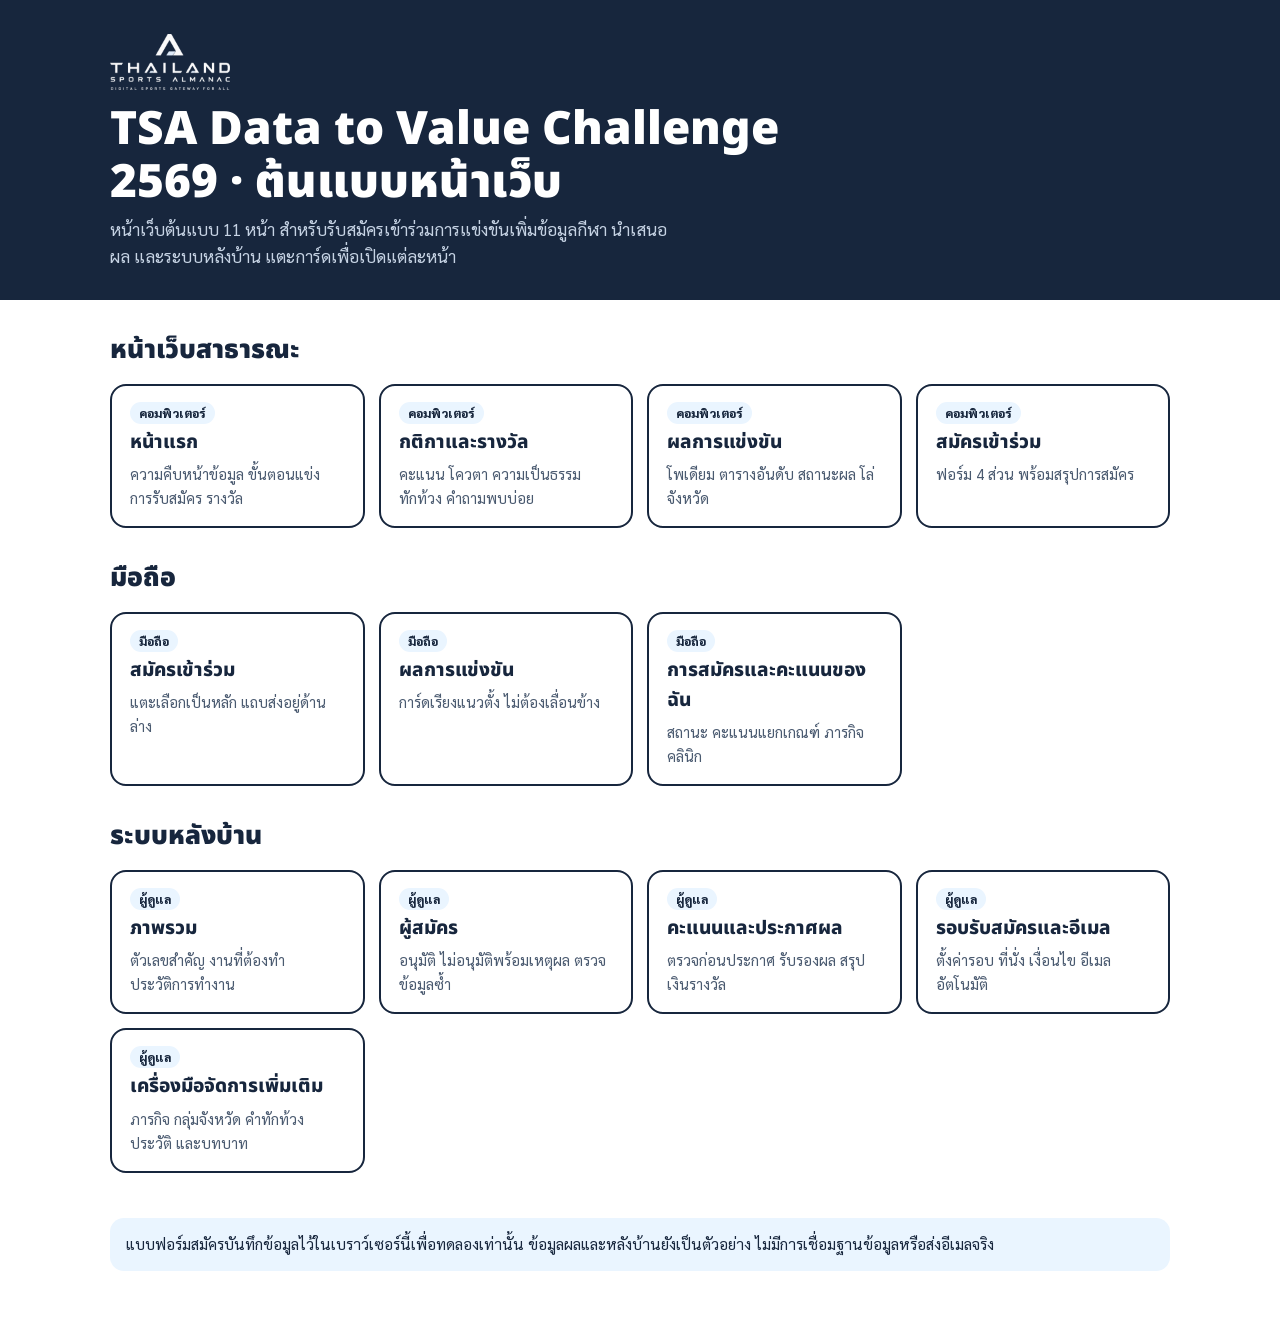
<file: pages.html>
<!doctype html>
<html lang="th">
<head>
<meta charset="utf-8">
<meta name="viewport" content="width=device-width, initial-scale=1, viewport-fit=cover">
<title>TSA Challenge Prototype</title>
<link rel="preconnect" href="https://fonts.googleapis.com">
<link rel="preconnect" href="https://fonts.gstatic.com" crossorigin>
<link href="https://fonts.googleapis.com/css2?family=Noto+Sans+Thai:wght@100..900&family=Sarabun:ital,wght@0,100;0,200;0,300;0,400;0,500;0,600;0,700;0,800;1,100;1,200;1,300;1,400;1,500;1,600;1,700;1,800&display=swap" rel="stylesheet">
<style>
:root{--navy:#17263D;--lime:#baff19;--blue:#148AEA;--ice:#EAF5FF;--white:#FFFFFF;--mute:#4a5a70;color-scheme:light}
*{box-sizing:border-box}
body{margin:0;background:var(--white);color:var(--navy);font-family:'Sarabun',sans-serif;font-size:17px;line-height:1.6}
header{background:var(--navy);color:var(--white)}
.wrap{max-width:1100px;margin:0 auto;padding-inline:20px}
header .wrap{padding-block:34px 30px}
.logo{display:block;width:120px;height:auto;object-fit:contain}
h1{font-family:'Noto Sans Thai',sans-serif;font-weight:900;font-size:clamp(30px,5vw,46px);line-height:1.15;margin:14px 0 6px;text-wrap:balance}
header p{margin:0;color:#c6d3e4;max-width:62ch}
main .wrap{padding-block:30px 56px;display:flex;flex-direction:column;gap:30px}
h2{font-family:'Noto Sans Thai',sans-serif;font-weight:900;font-size:26px;margin:0 0 12px}
.grid{display:grid;grid-template-columns:repeat(auto-fill,minmax(240px,1fr));gap:14px}
a.card{display:flex;flex-direction:column;gap:4px;min-height:96px;padding:16px 18px;border:2.5px solid var(--navy);border-radius:16px;color:var(--navy);text-decoration:none;background:var(--white);transition:transform .15s,box-shadow .15s}
a.card:hover,a.card:focus-visible{transform:translate(-2px,-2px);box-shadow:5px 6px 0 var(--lime);outline:none}
a.card b{font-family:'Noto Sans Thai',sans-serif;font-weight:800;font-size:19px}
a.card span{font-size:15px;color:var(--mute)}
a.card i{font-style:normal;align-self:flex-start;font-size:12.5px;font-weight:800;border-radius:999px;padding:1px 9px;background:var(--ice)}
.note{background:var(--ice);border-radius:14px;padding:14px 16px;font-size:15.5px}
@media (prefers-reduced-motion:reduce){a.card{transition:none}}
</style>
</head>
<body>
<header><div class="wrap">
  <img class="logo" src="assets/tsa-logo.png" alt="Thailand Sports Almanac">
  <h1>TSA Data to Value Challenge 2569 · ต้นแบบหน้าเว็บ</h1>
  <p>หน้าเว็บต้นแบบ 11 หน้า สำหรับรับสมัครเข้าร่วมการแข่งขันเพิ่มข้อมูลกีฬา นำเสนอผล และระบบหลังบ้าน แตะการ์ดเพื่อเปิดแต่ละหน้า</p>
</div></header>
<main><div class="wrap">
  <section>
    <h2>หน้าเว็บสาธารณะ</h2>
    <div class="grid">
      <a class="card" href="index.html" target="_blank" rel="noopener"><i>คอมพิวเตอร์</i><b>หน้าแรก</b><span>ความคืบหน้าข้อมูล ขั้นตอนแข่ง การรับสมัคร รางวัล</span></a>
      <a class="card" href="rules.html" target="_blank" rel="noopener"><i>คอมพิวเตอร์</i><b>กติกาและรางวัล</b><span>คะแนน โควตา ความเป็นธรรม ทักท้วง คำถามพบบ่อย</span></a>
      <a class="card" href="results.html" target="_blank" rel="noopener"><i>คอมพิวเตอร์</i><b>ผลการแข่งขัน</b><span>โพเดียม ตารางอันดับ สถานะผล โล่จังหวัด</span></a>
      <a class="card" href="register.html" target="_blank" rel="noopener"><i>คอมพิวเตอร์</i><b>สมัครเข้าร่วม</b><span>ฟอร์ม 4 ส่วน พร้อมสรุปการสมัคร</span></a>
    </div>
  </section>
  <section>
    <h2>มือถือ</h2>
    <div class="grid">
      <a class="card" href="m-register.html" target="_blank" rel="noopener"><i>มือถือ</i><b>สมัครเข้าร่วม</b><span>แตะเลือกเป็นหลัก แถบส่งอยู่ด้านล่าง</span></a>
      <a class="card" href="m-results.html" target="_blank" rel="noopener"><i>มือถือ</i><b>ผลการแข่งขัน</b><span>การ์ดเรียงแนวตั้ง ไม่ต้องเลื่อนข้าง</span></a>
      <a class="card" href="my.html" target="_blank" rel="noopener"><i>มือถือ</i><b>การสมัครและคะแนนของฉัน</b><span>สถานะ คะแนนแยกเกณฑ์ ภารกิจ คลินิก</span></a>
    </div>
  </section>
  <section>
    <h2>ระบบหลังบ้าน</h2>
    <div class="grid">
      <a class="card" href="admin.html" target="_blank" rel="noopener"><i>ผู้ดูแล</i><b>ภาพรวม</b><span>ตัวเลขสำคัญ งานที่ต้องทำ ประวัติการทำงาน</span></a>
      <a class="card" href="admin-applicants.html" target="_blank" rel="noopener"><i>ผู้ดูแล</i><b>ผู้สมัคร</b><span>อนุมัติ ไม่อนุมัติพร้อมเหตุผล ตรวจข้อมูลซ้ำ</span></a>
      <a class="card" href="admin-scores.html" target="_blank" rel="noopener"><i>ผู้ดูแล</i><b>คะแนนและประกาศผล</b><span>ตรวจก่อนประกาศ รับรองผล สรุปเงินรางวัล</span></a>
      <a class="card" href="admin-rounds.html" target="_blank" rel="noopener"><i>ผู้ดูแล</i><b>รอบรับสมัครและอีเมล</b><span>ตั้งค่ารอบ ที่นั่ง เงื่อนไข อีเมลอัตโนมัติ</span></a>
      <a class="card" href="admin-tools.html" target="_blank" rel="noopener"><i>ผู้ดูแล</i><b>เครื่องมือจัดการเพิ่มเติม</b><span>ภารกิจ กลุ่มจังหวัด คำทักท้วง ประวัติ และบทบาท</span></a>
    </div>
  </section>
  <p class="note">แบบฟอร์มสมัครบันทึกข้อมูลไว้ในเบราว์เซอร์นี้เพื่อทดลองเท่านั้น ข้อมูลผลและหลังบ้านยังเป็นตัวอย่าง ไม่มีการเชื่อมฐานข้อมูลหรือส่งอีเมลจริง</p>
</div></main>
<script defer src="app.js"></script>
</body>
</html>
</file>
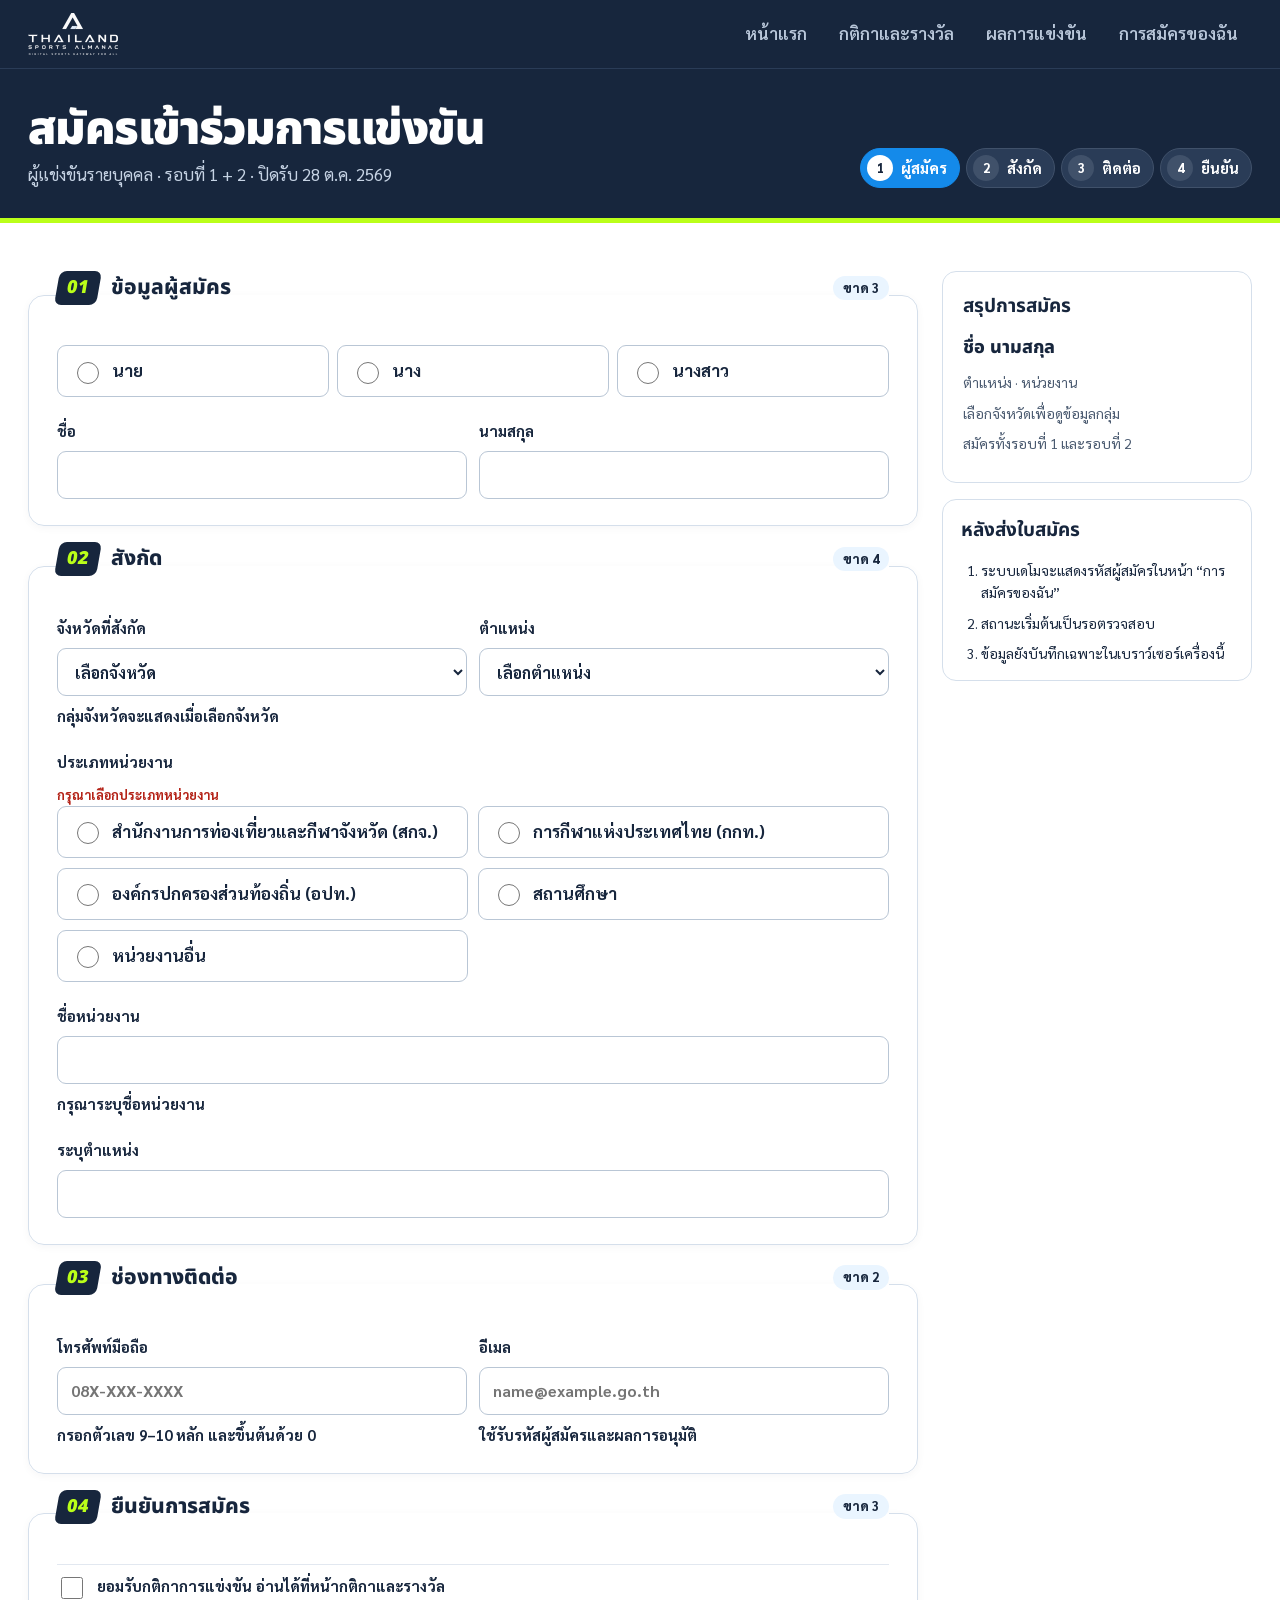
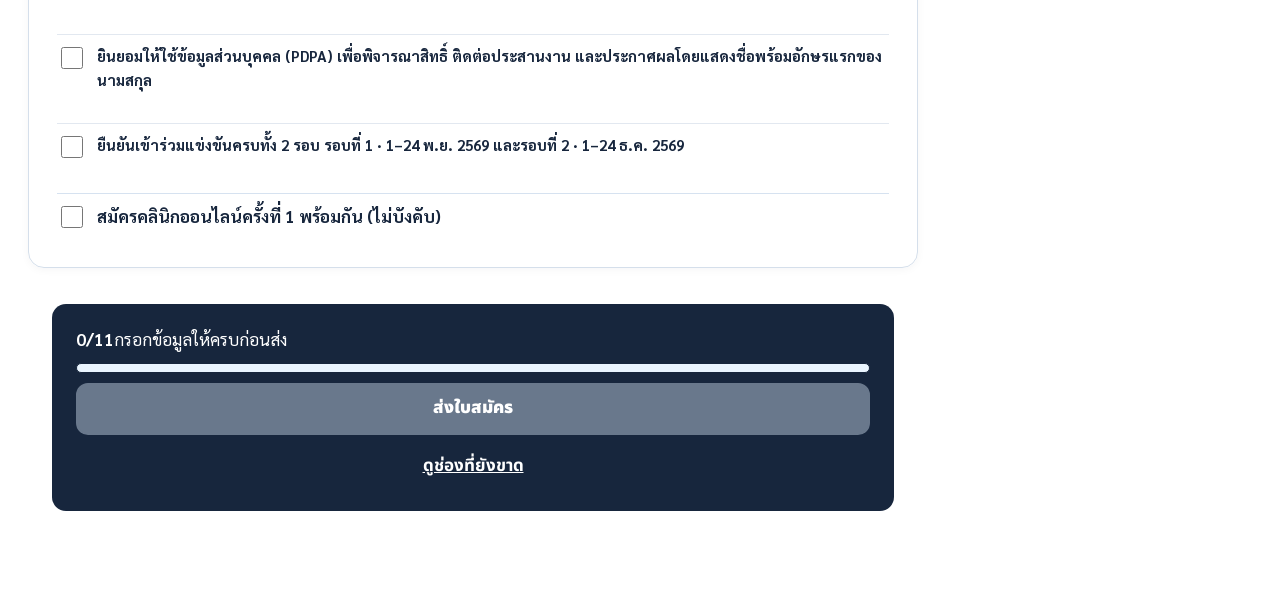
<file: register.html>
<!doctype html>
<html lang="th">
<head>
<meta charset="utf-8">
<meta name="viewport" content="width=device-width, initial-scale=1, viewport-fit=cover">
<title>สมัครเข้าร่วมการแข่งขัน · TSA Data to Value Challenge 2569</title>
<link rel="preconnect" href="https://fonts.googleapis.com">
<link rel="preconnect" href="https://fonts.gstatic.com" crossorigin="">
<link href="https://fonts.googleapis.com/css2?family=Noto+Sans+Thai:wght@100..900&amp;family=Sarabun:ital,wght@0,100;0,200;0,300;0,400;0,500;0,600;0,700;0,800;1,100;1,200;1,300;1,400;1,500;1,600;1,700;1,800&amp;display=swap" rel="stylesheet">
<style>
body{margin:0;background:#ffffff}
a{color:#148AEA}a:hover{color:#17263D}
</style>
<style>*{box-sizing:border-box}img{max-width:100%}</style>

</head>
<body>
<div class="tsa-registration-page" style="font-family: 'Sarabun', sans-serif; color: #17263D; background: #ffffff; font-size: 17px; line-height: 1.6">
  <header style="background: #17263D; color: #ffffff">
    <div style="max-width: 1200px; margin: 0 auto; padding: 10px 24px; display: flex; flex-wrap: wrap; align-items: center; gap: 16px">
      <a href="index.html" aria-label="Thailand Sports Almanac - หน้าแรก" style="display: flex; align-items: center; color: #ffffff; text-decoration: none"><img class="tsa-brand-logo" src="assets/tsa-logo.png" alt="Thailand Sports Almanac"></a>
      <nav aria-label="เมนูหลัก" style="display: flex; flex-wrap: wrap; gap: 4px; margin-left: auto">
        <a href="index.html" style="display: inline-flex; align-items: center; min-height: 44px; padding: 0 14px; color: #b9c7da; font-weight: 600; text-decoration: none">หน้าแรก</a>
        <a href="rules.html" style="display: inline-flex; align-items: center; min-height: 44px; padding: 0 14px; color: #b9c7da; font-weight: 600; text-decoration: none">กติกาและรางวัล</a>
        <a href="results.html" style="display: inline-flex; align-items: center; min-height: 44px; padding: 0 14px; color: #b9c7da; font-weight: 600; text-decoration: none">ผลการแข่งขัน</a>
        <a href="my.html" style="display: inline-flex; align-items: center; min-height: 44px; padding: 0 14px; color: #b9c7da; font-weight: 600; text-decoration: none">การสมัครของฉัน</a>
      </nav>
    </div>
    <div style="max-width: 1200px; margin: 0 auto; padding: 26px 24px 26px; border-top: 1px solid #2a3c57; display: flex; flex-wrap: wrap; gap: 16px 32px; align-items: flex-end; justify-content: space-between">
      <div>
        <h1 style="margin: 0; font-family: 'Noto Sans Thai', sans-serif; font-weight: 900; font-size: 46px; line-height: 1.15">สมัครเข้าร่วมการแข่งขัน</h1>
        <p style="margin: 4px 0 0; color: #c6d3e4">ผู้แข่งขันรายบุคคล · รอบที่ 1 + 2 · ปิดรับ 28 ต.ค. 2569</p>
      </div>
      <ol class="tsa-registration-steps" aria-label="ขั้นตอนการสมัคร" style="list-style: none; margin: 0; padding: 0; display: flex; gap: 6px; flex-wrap: wrap">
        
          <li data-progress-step="identity" aria-current="step" style="display: flex; align-items: center; gap: 8px; padding: 6px 12px 6px 6px; border-radius: 999px; background: #2a3c57; color: #ffffff; font-weight: 700; font-size: 15px"><span style="display: grid; place-items: center; width: 26px; height: 26px; border-radius: 50%; background: #baff19; color: #17263D; font-size: 13px; font-weight: 900">1</span>ผู้สมัคร</li>
        
          <li data-progress-step="affiliation" style="display: flex; align-items: center; gap: 8px; padding: 6px 12px 6px 6px; border-radius: 999px; background: #2a3c57; color: #ffffff; font-weight: 700; font-size: 15px"><span style="display: grid; place-items: center; width: 26px; height: 26px; border-radius: 50%; background: #baff19; color: #17263D; font-size: 13px; font-weight: 900">2</span>สังกัด</li>
        
          <li data-progress-step="contact" style="display: flex; align-items: center; gap: 8px; padding: 6px 12px 6px 6px; border-radius: 999px; background: #2a3c57; color: #ffffff; font-weight: 700; font-size: 15px"><span style="display: grid; place-items: center; width: 26px; height: 26px; border-radius: 50%; background: #baff19; color: #17263D; font-size: 13px; font-weight: 900">3</span>ติดต่อ</li>
        
          <li data-progress-step="consent" style="display: flex; align-items: center; gap: 8px; padding: 6px 12px 6px 6px; border-radius: 999px; background: #2a3c57; color: #ffffff; font-weight: 700; font-size: 15px"><span style="display: grid; place-items: center; width: 26px; height: 26px; border-radius: 50%; background: #baff19; color: #17263D; font-size: 13px; font-weight: 900">4</span>ยืนยัน</li>
        
      </ol>
    </div>
  </header>

  <div style="max-width: 1200px; margin: 0 auto; padding: 32px 24px 56px; display: flex; flex-wrap: wrap; gap: 28px; align-items: flex-start">
    <form style="flex: 999 1 600px; min-width: 0; border: 2.5px solid #17263D; border-radius: 20px; overflow: hidden">
      <fieldset style="border: 0; margin: 0; padding: 22px 24px; display: flex; flex-direction: column; gap: 14px">
        <legend style="float: left; width: 100%; padding: 0; display: flex; align-items: center; gap: 12px"><span style="display: grid; place-items: center; min-width: 50px; height: 36px; background: #17263D; color: #baff19; border-radius: 8px; transform: skewX(-10deg); font-family: 'Noto Sans Thai', sans-serif; font-weight: 900; font-size: 18px">01</span><span style="font-family: 'Noto Sans Thai', sans-serif; font-weight: 800; font-size: 22px">ข้อมูลผู้สมัคร</span><span style="margin-left: auto; font-size: 13.5px; font-weight: 800; background: #baff19; border-radius: 999px; padding: 2px 10px">ครบแล้ว</span></legend>
        <div role="radiogroup" aria-label="คำนำหน้า" style="display: grid; grid-template-columns: repeat(3, minmax(0, 160px)); gap: 10px">
          <label style="display: flex; align-items: center; justify-content: center; gap: 8px; min-height: 52px; border-radius: 12px; border: 2px solid #17263D; background: #17263D; color: #baff19; font-weight: 800"><input type="radio" name="t" checked="" style="width: 18px; height: 18px; accent-color: #baff19">นาย</label>
          <label style="display: flex; align-items: center; justify-content: center; gap: 8px; min-height: 52px; border-radius: 12px; border: 2px solid #17263D; font-weight: 700"><input type="radio" name="t" style="width: 18px; height: 18px">นาง</label>
          <label style="display: flex; align-items: center; justify-content: center; gap: 8px; min-height: 52px; border-radius: 12px; border: 2px solid #17263D; font-weight: 700"><input type="radio" name="t" style="width: 18px; height: 18px">นางสาว</label>
        </div>
        <div style="display: grid; grid-template-columns: repeat(2, minmax(0, 1fr)); gap: 12px">
          <label style="display: flex; flex-direction: column; gap: 4px; font-size: 15px; font-weight: 700">ชื่อ<input type="text" value="สมชาย" style="min-height: 52px; border: 2px solid #17263D; border-radius: 12px; padding: 0 14px; font: inherit; font-size: 17px; font-weight: 500"></label>
          <label style="display: flex; flex-direction: column; gap: 4px; font-size: 15px; font-weight: 700">นามสกุล<input type="text" value="ใจดี" style="min-height: 52px; border: 2px solid #17263D; border-radius: 12px; padding: 0 14px; font: inherit; font-size: 17px; font-weight: 500"></label>
        </div>
      </fieldset>

      <div style="position: relative; border-top: 2.5px dashed #17263D"><span style="position: absolute; left: -14px; top: -13px; width: 24px; height: 24px; border-radius: 50%; background: #ffffff; border: 2.5px solid #17263D"></span><span style="position: absolute; right: -14px; top: -13px; width: 24px; height: 24px; border-radius: 50%; background: #ffffff; border: 2.5px solid #17263D"></span></div>

      <fieldset style="border: 0; margin: 0; padding: 22px 24px; display: flex; flex-direction: column; gap: 14px">
        <legend style="float: left; width: 100%; padding: 0; display: flex; align-items: center; gap: 12px"><span style="display: grid; place-items: center; min-width: 50px; height: 36px; background: #17263D; color: #baff19; border-radius: 8px; transform: skewX(-10deg); font-family: 'Noto Sans Thai', sans-serif; font-weight: 900; font-size: 18px">02</span><span style="font-family: 'Noto Sans Thai', sans-serif; font-weight: 800; font-size: 22px">สังกัด</span><span style="margin-left: auto; font-size: 13.5px; font-weight: 800; background: #baff19; border-radius: 999px; padding: 2px 10px">ครบแล้ว</span></legend>
        <div style="display: grid; grid-template-columns: repeat(2, minmax(0, 1fr)); gap: 12px">
          <label style="display: flex; flex-direction: column; gap: 4px; font-size: 15px; font-weight: 700">จังหวัดที่สังกัด<select style="min-height: 52px; border: 2px solid #17263D; border-radius: 12px; padding: 0 14px; font: inherit; font-size: 17px; font-weight: 700; background: #ffffff"><option>เชียงใหม่</option></select><span style="font-weight: 500; font-size: 14px; color: #4a5a70">กลุ่มจังหวัดใหญ่ · หนึ่งคนหนึ่งจังหวัดต่อรอบ</span></label>
          <label style="display: flex; flex-direction: column; gap: 4px; font-size: 15px; font-weight: 700">ตำแหน่ง<select style="min-height: 52px; border: 2px solid #17263D; border-radius: 12px; padding: 0 14px; font: inherit; font-size: 17px; background: #ffffff"><option>เจ้าหน้าที่พลศึกษา</option></select></label>
        </div>
        <div role="radiogroup" aria-label="ประเภทหน่วยงาน" style="display: flex; flex-direction: column; gap: 6px">
          <span style="font-size: 15px; font-weight: 700">ประเภทหน่วยงาน</span>
          <div style="display: grid; grid-template-columns: repeat(auto-fit, minmax(190px, 1fr)); gap: 8px">
            
              <label style="display: flex; align-items: center; gap: 10px; min-height: 56px; padding: 8px 12px; border-radius: 12px; border: 2px solid #17263D; background: #17263D; color: #baff19; font-weight: 800; font-size: 15.5px; line-height: 1.3"><input type="radio" name="o" checked="" style="flex: none; width: 18px; height: 18px; accent-color: #baff19">สำนักงานการท่องเที่ยวและกีฬาจังหวัด</label>
            
              <label style="display: flex; align-items: center; gap: 10px; min-height: 56px; padding: 8px 12px; border-radius: 12px; border: 2px solid #17263D; background: #ffffff; color: #17263D; font-weight: 600; font-size: 15.5px; line-height: 1.3"><input type="radio" name="o" style="flex: none; width: 18px; height: 18px; accent-color: #baff19">การกีฬาแห่งประเทศไทย</label>
            
              <label style="display: flex; align-items: center; gap: 10px; min-height: 56px; padding: 8px 12px; border-radius: 12px; border: 2px solid #17263D; background: #ffffff; color: #17263D; font-weight: 600; font-size: 15.5px; line-height: 1.3"><input type="radio" name="o" style="flex: none; width: 18px; height: 18px; accent-color: #baff19">องค์กรปกครองส่วนท้องถิ่น</label>
            
              <label style="display: flex; align-items: center; gap: 10px; min-height: 56px; padding: 8px 12px; border-radius: 12px; border: 2px solid #17263D; background: #ffffff; color: #17263D; font-weight: 600; font-size: 15.5px; line-height: 1.3"><input type="radio" name="o" style="flex: none; width: 18px; height: 18px; accent-color: #baff19">สถานศึกษา</label>
            
              <label style="display: flex; align-items: center; gap: 10px; min-height: 56px; padding: 8px 12px; border-radius: 12px; border: 2px solid #17263D; background: #ffffff; color: #17263D; font-weight: 600; font-size: 15.5px; line-height: 1.3"><input type="radio" name="o" style="flex: none; width: 18px; height: 18px; accent-color: #baff19">หน่วยงานอื่น (ระบุชื่อ)</label>
            
          </div>
        </div>
        <div style="display: flex; gap: 10px; align-items: center; font-weight: 600; padding: 10px 14px; background: #EAF5FF; border-radius: 12px"><span style="font-size: 13px; font-weight: 800; background: #baff19; border-radius: 6px; padding: 0 7px">อัตโนมัติ</span>สำนักงานการท่องเที่ยวและกีฬาจังหวัดเชียงใหม่</div>
      </fieldset>

      <div style="position: relative; border-top: 2.5px dashed #17263D"><span style="position: absolute; left: -14px; top: -13px; width: 24px; height: 24px; border-radius: 50%; background: #ffffff; border: 2.5px solid #17263D"></span><span style="position: absolute; right: -14px; top: -13px; width: 24px; height: 24px; border-radius: 50%; background: #ffffff; border: 2.5px solid #17263D"></span></div>

      <fieldset style="border: 0; margin: 0; padding: 22px 24px; display: flex; flex-direction: column; gap: 14px; background: #EAF5FF">
        <legend style="float: left; width: 100%; padding: 0; display: flex; align-items: center; gap: 12px"><span style="display: grid; place-items: center; min-width: 50px; height: 36px; background: #148AEA; color: #ffffff; border-radius: 8px; transform: skewX(-10deg); font-family: 'Noto Sans Thai', sans-serif; font-weight: 900; font-size: 18px">03</span><span style="font-family: 'Noto Sans Thai', sans-serif; font-weight: 800; font-size: 22px">ช่องทางติดต่อ</span><span style="margin-left: auto; font-size: 13.5px; font-weight: 800; background: #148AEA; color: #ffffff; border-radius: 999px; padding: 2px 10px">ขาด 1</span></legend>
        <div style="display: grid; grid-template-columns: repeat(2, minmax(0, 1fr)); gap: 12px">
          <label style="display: flex; flex-direction: column; gap: 4px; font-size: 15px; font-weight: 700">โทรศัพท์มือถือ<input type="tel" value="081-234-5678" style="min-height: 52px; border: 2px solid #17263D; border-radius: 12px; padding: 0 14px; font: inherit; font-size: 17px; background: #ffffff"></label>
          <label style="display: flex; flex-direction: column; gap: 4px; font-size: 15px; font-weight: 700">อีเมล · ใช้รับรหัสผู้สมัครและผลการอนุมัติ<input type="email" placeholder="name@example.go.th" style="min-height: 52px; border: 2.5px solid #148AEA; border-radius: 12px; padding: 0 14px; font: inherit; font-size: 17px; background: #ffffff; box-shadow: 0 0 0 4px rgba(20,138,234,0.18)"></label>
        </div>
      </fieldset>

      <div style="position: relative; border-top: 2.5px dashed #17263D"><span style="position: absolute; left: -14px; top: -13px; width: 24px; height: 24px; border-radius: 50%; background: #ffffff; border: 2.5px solid #17263D"></span><span style="position: absolute; right: -14px; top: -13px; width: 24px; height: 24px; border-radius: 50%; background: #ffffff; border: 2.5px solid #17263D"></span></div>

      <fieldset style="border: 0; margin: 0; padding: 22px 24px; display: flex; flex-direction: column; gap: 4px">
        <legend style="float: left; width: 100%; padding: 0; display: flex; align-items: center; gap: 12px; margin-bottom: 6px"><span style="display: grid; place-items: center; min-width: 50px; height: 36px; background: #EAF5FF; color: #17263D; border-radius: 8px; transform: skewX(-10deg); font-family: 'Noto Sans Thai', sans-serif; font-weight: 900; font-size: 18px">04</span><span style="font-family: 'Noto Sans Thai', sans-serif; font-weight: 800; font-size: 22px">ยืนยันการสมัคร</span><span style="margin-left: auto; font-size: 13.5px; font-weight: 800; background: #EAF5FF; border-radius: 999px; padding: 2px 10px">0/3</span></legend>
        
          <label style="display: flex; align-items: center; gap: 12px; min-height: 52px; font-weight: 700; border-top: 0"><input type="checkbox" style="width: 24px; height: 24px; accent-color: #17263D; flex: none"><span>ยอมรับกติกาการแข่งขัน<span style="display: block; font-weight: 500; font-size: 14.5px; color: #4a5a70">อ่านได้ที่หน้ากติกาและรางวัล</span></span></label>
        
          <label style="display: flex; align-items: center; gap: 12px; min-height: 52px; font-weight: 700; border-top: 1.5px solid #d6e2f0"><input type="checkbox" style="width: 24px; height: 24px; accent-color: #17263D; flex: none"><span>ยินยอมให้ใช้ข้อมูลส่วนบุคคล (PDPA)<span style="display: block; font-weight: 500; font-size: 14.5px; color: #4a5a70">เพื่อตรวจสอบสิทธิ์ ติดต่อประสานงาน และประกาศผล โดยแสดงชื่อและอักษรแรกของนามสกุล</span></span></label>
        
          <label style="display: flex; align-items: center; gap: 12px; min-height: 52px; font-weight: 700; border-top: 1.5px solid #d6e2f0"><input type="checkbox" style="width: 24px; height: 24px; accent-color: #17263D; flex: none"><span>ยืนยันเข้าร่วมแข่งขันครบทั้ง 2 รอบ<span style="display: block; font-weight: 500; font-size: 14.5px; color: #4a5a70">รอบที่ 1 · 1–24 พ.ย. 2569 และรอบที่ 2 · 1–24 ธ.ค. 2569</span></span></label>
        
      </fieldset>
    </form>

    <aside style="flex: 1 1 340px; min-width: 0; display: flex; flex-direction: column; gap: 16px">
      <div style="background: #17263D; color: #ffffff; border-radius: 20px; padding: 20px; display: flex; flex-direction: column; gap: 14px; box-shadow: 6px 7px 0 #baff19">
        <span style="font-family: 'Noto Sans Thai', sans-serif; font-weight: 800; font-size: 19px">สรุปการสมัคร</span>
        <div style="background: #ffffff; color: #17263D; border-radius: 14px; padding: 14px 16px">
          <div style="font-family: 'Noto Sans Thai', sans-serif; font-weight: 800; font-size: 20px">นายสมชาย ใจดี</div>
          <div style="font-size: 15px; color: #3e4f66">เจ้าหน้าที่พลศึกษา · สกจ. เชียงใหม่</div>
          <div style="font-size: 15px; color: #3e4f66">แข่งในกลุ่มจังหวัดใหญ่ · รอบที่ 1 + 2</div>
        </div>
        <div style="display: flex; justify-content: space-between; align-items: baseline"><span style="color: #c6d3e4">ความครบถ้วน</span><span style="font-family: 'Noto Sans Thai', sans-serif; font-weight: 900; font-size: 26px; color: #baff19">8/11</span></div>
        <div style="height: 10px; border-radius: 99px; background: #2a3c57; overflow: hidden"><div style="width: 73%; height: 100%; background: #baff19"></div></div>
        <div style="border-top: 1px solid #2a3c57; padding-top: 12px">
          <div style="font-weight: 700; margin-bottom: 4px">สมัครกิจกรรมอื่นพร้อมกัน</div>
          <label style="display: flex; align-items: center; gap: 10px; min-height: 46px; font-size: 16px"><input type="checkbox" checked="" style="width: 22px; height: 22px; accent-color: #baff19; flex: none">คลินิกออนไลน์ ครั้งที่ 1 · เหลือ 12 ที่</label>
        </div>
        <button type="button" disabled="" style="min-height: 60px; border: 0; border-radius: 16px; background: #4a5a70; color: #c6d3e4; font-family: 'Noto Sans Thai', sans-serif; font-weight: 800; font-size: 20px">ส่งใบสมัคร</button>
        <span style="font-size: 14.5px; color: #c6d3e4; text-align: center">เหลืออีเมล และการยืนยัน 3 ข้อ</span>
      </div>
      <div style="border: 2.5px solid #17263D; border-radius: 18px; padding: 16px 18px">
        <div style="font-family: 'Noto Sans Thai', sans-serif; font-weight: 800; font-size: 18px; margin-bottom: 6px">หลังส่งใบสมัคร</div>
        
          <div style="display: flex; gap: 10px; padding: 6px 0"><span style="flex: none; display: grid; place-items: center; width: 26px; height: 26px; border-radius: 50%; background: #EAF5FF; font-weight: 900; font-size: 14px">1</span><span style="font-size: 16px">ได้อีเมลยืนยันพร้อมรหัสผู้สมัครทันที</span></div>
        
          <div style="display: flex; gap: 10px; padding: 6px 0"><span style="flex: none; display: grid; place-items: center; width: 26px; height: 26px; border-radius: 50%; background: #EAF5FF; font-weight: 900; font-size: 14px">2</span><span style="font-size: 16px">ผู้ดูแลตรวจสิทธิ์และแจ้งผลอนุมัติทางอีเมล</span></div>
        
          <div style="display: flex; gap: 10px; padding: 6px 0"><span style="flex: none; display: grid; place-items: center; width: 26px; height: 26px; border-radius: 50%; background: #EAF5FF; font-weight: 900; font-size: 14px">3</span><span style="font-size: 16px">รับภารกิจข้อมูลก่อนเริ่มรอบที่ 1 วันที่ 1 พ.ย. 2569</span></div>
        
      </div>
    </aside>
  </div>
</div>
<script defer src="app.js"></script>
</body>
</html>
</file>
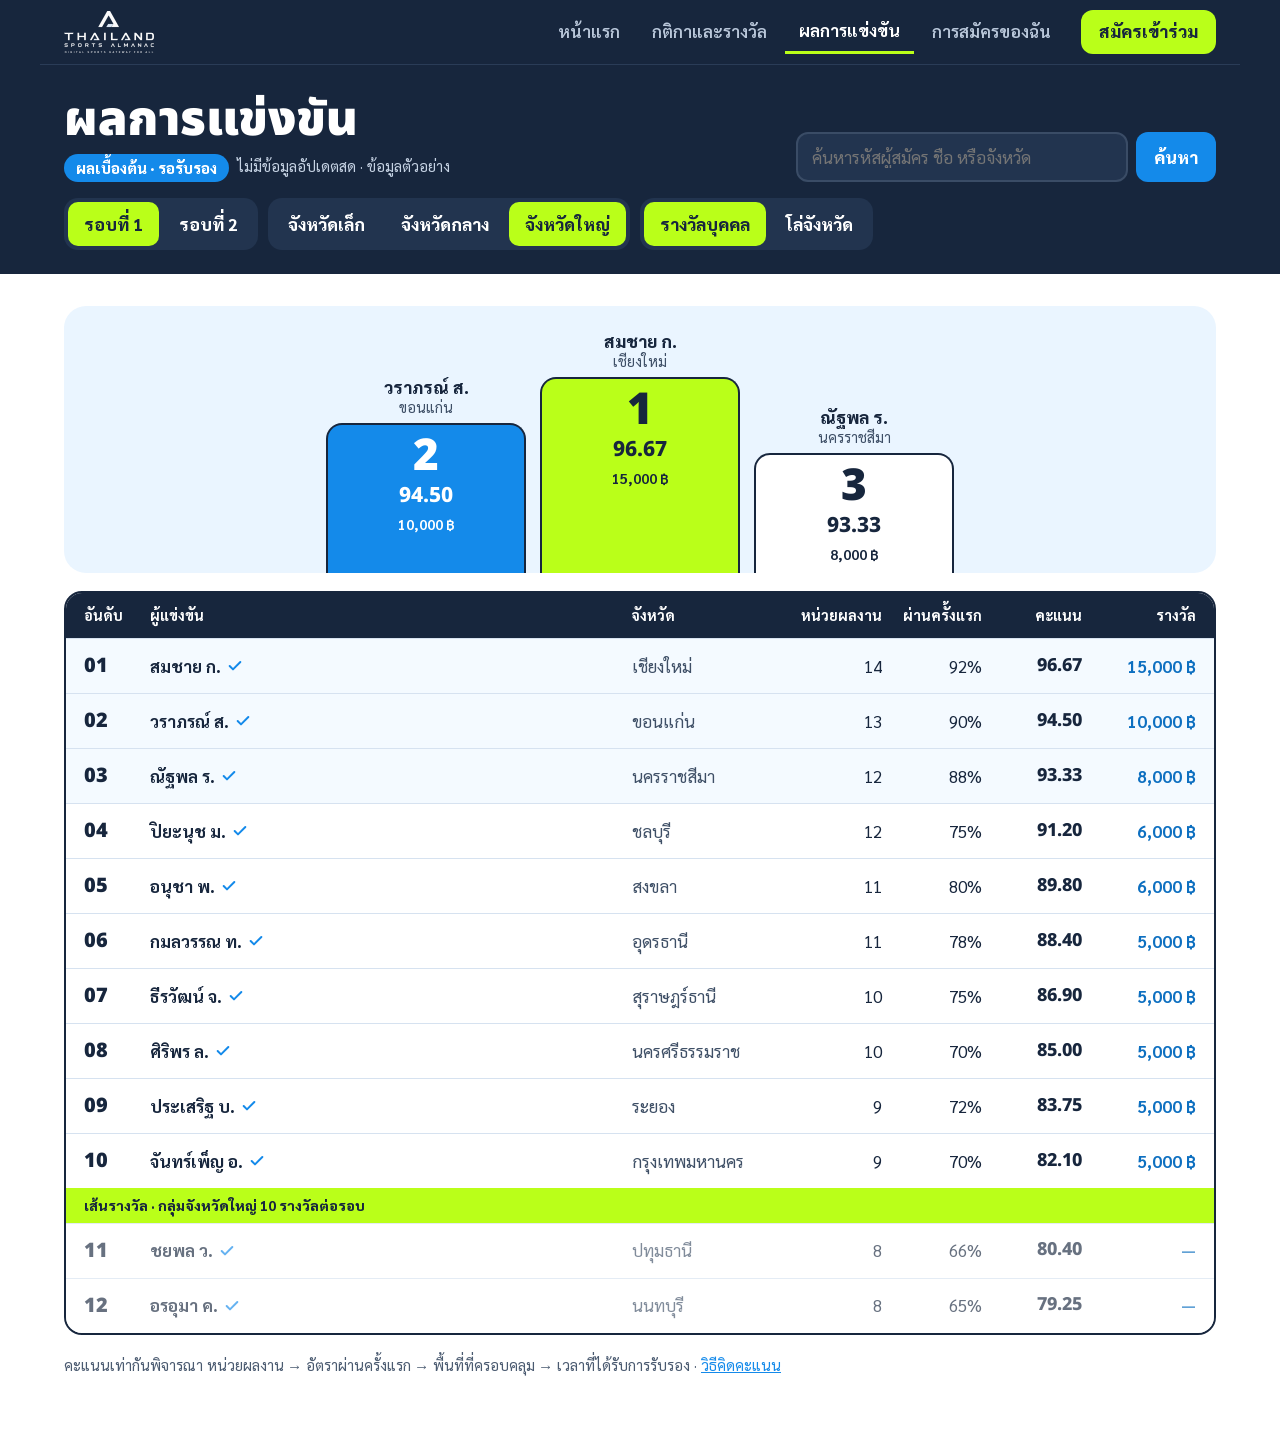
<file: results.html>
<!doctype html>
<html lang="th">
<head>
<meta charset="utf-8">
<meta name="viewport" content="width=device-width, initial-scale=1, viewport-fit=cover">
<title>ผลการแข่งขัน · TSA Data to Value Challenge 2569</title>
<link rel="preconnect" href="https://fonts.googleapis.com">
<link rel="preconnect" href="https://fonts.gstatic.com" crossorigin="">
<link href="https://fonts.googleapis.com/css2?family=Noto+Sans+Thai:wght@100..900&amp;family=Sarabun:ital,wght@0,100;0,200;0,300;0,400;0,500;0,600;0,700;0,800;1,100;1,200;1,300;1,400;1,500;1,600;1,700;1,800&amp;display=swap" rel="stylesheet">
<style>
body{margin:0;background:#ffffff}
a{color:#148AEA}a:hover{color:#17263D}
</style>
<style>*{box-sizing:border-box}img{max-width:100%}</style>

</head>
<body>
<div style="font-family: 'Sarabun', sans-serif; color: #17263D; background: #ffffff; font-size: 17px; line-height: 1.6">
  <header style="background: #17263D; color: #ffffff">
    <div style="max-width: 1200px; margin: 0 auto; padding: 10px 24px; display: flex; flex-wrap: wrap; align-items: center; gap: 16px">
      <a href="index.html" aria-label="Thailand Sports Almanac - หน้าแรก" style="display: flex; align-items: center; gap: 12px; color: #ffffff; text-decoration: none"><img class="tsa-brand-logo" src="assets/tsa-logo.png" alt="Thailand Sports Almanac"></a>
      <nav aria-label="เมนูหลัก" style="display: flex; flex-wrap: wrap; gap: 4px; margin-left: auto">
        <a href="index.html" style="display: inline-flex; align-items: center; min-height: 44px; padding: 0 14px; color: #b9c7da; font-weight: 600; text-decoration: none">หน้าแรก</a>
        <a href="rules.html" style="display: inline-flex; align-items: center; min-height: 44px; padding: 0 14px; color: #b9c7da; font-weight: 600; text-decoration: none">กติกาและรางวัล</a>
        <a href="results.html" style="display: inline-flex; align-items: center; min-height: 44px; padding: 0 14px; color: #ffffff; font-weight: 700; text-decoration: none; border-bottom: 3px solid #baff19">ผลการแข่งขัน</a>
        <a href="my.html" style="display: inline-flex; align-items: center; min-height: 44px; padding: 0 14px; color: #b9c7da; font-weight: 600; text-decoration: none">การสมัครของฉัน</a>
      </nav>
      <a href="register.html" style="display: inline-flex; align-items: center; min-height: 44px; padding: 0 18px; background: #baff19; color: #17263D; font-weight: 800; text-decoration: none; border-radius: 12px">สมัครเข้าร่วม</a>
    </div>
    <div style="max-width: 1200px; margin: 0 auto; padding: 28px 24px 24px; border-top: 1px solid #2a3c57; display: flex; flex-direction: column; gap: 16px">
      <div style="display: flex; flex-wrap: wrap; gap: 12px 24px; align-items: flex-end; justify-content: space-between">
        <div>
          <h1 style="margin: 0; font-family: 'Noto Sans Thai', sans-serif; font-weight: 900; font-size: 48px; line-height: 1.15">ผลการแข่งขัน</h1>
          <div style="display: flex; flex-wrap: wrap; gap: 8px; margin-top: 6px; font-size: 15px">
            <span style="background: #148AEA; color: #ffffff; border-radius: 999px; padding: 2px 12px; font-weight: 800">ผลเบื้องต้น · รอรับรอง</span>
            <span style="color: #c6d3e4">ไม่มีข้อมูลอัปเดตสด · ข้อมูลตัวอย่าง</span>
          </div>
        </div>
        <form style="display: flex; gap: 8px; min-width: 0; flex: 0 1 420px">
          <label for="r-q" style="position: absolute; width: 1px; height: 1px; overflow: hidden">ค้นหาด้วยรหัสผู้สมัครหรือชื่อ</label>
          <input id="r-q" type="text" placeholder="ค้นหารหัสผู้สมัคร ชื่อ หรือจังหวัด" style="flex: 1; min-width: 0; min-height: 50px; border-radius: 12px; border: 2px solid #3a4c66; background: #22344f; color: #ffffff; padding: 0 14px; font: inherit">
          <a href="my.html" style="display: inline-flex; align-items: center; min-height: 50px; padding: 0 18px; border-radius: 12px; background: #148AEA; color: #ffffff; font-weight: 800; text-decoration: none">ค้นหา</a>
        </form>
      </div>
      <div style="display: flex; flex-wrap: wrap; gap: 10px">
        
          <div role="group" aria-label="รอบ" style="display: flex; gap: 4px; padding: 4px; border-radius: 14px; background: #22344f">
            
              <button type="button" aria-pressed="true" style="min-height: 44px; padding: 0 16px; border: 0; border-radius: 10px; background: #baff19; color: #17263D; font: inherit; font-weight: 800">รอบที่ 1</button>
            
              <button type="button" aria-pressed="false" style="min-height: 44px; padding: 0 16px; border: 0; border-radius: 10px; background: transparent; color: #ffffff; font: inherit; font-weight: 800">รอบที่ 2</button>
            
          </div>
        
          <div role="group" aria-label="กลุ่มจังหวัด" style="display: flex; gap: 4px; padding: 4px; border-radius: 14px; background: #22344f">
            
              <button type="button" aria-pressed="false" style="min-height: 44px; padding: 0 16px; border: 0; border-radius: 10px; background: transparent; color: #ffffff; font: inherit; font-weight: 800">จังหวัดเล็ก</button>
            
              <button type="button" aria-pressed="false" style="min-height: 44px; padding: 0 16px; border: 0; border-radius: 10px; background: transparent; color: #ffffff; font: inherit; font-weight: 800">จังหวัดกลาง</button>
            
              <button type="button" aria-pressed="true" style="min-height: 44px; padding: 0 16px; border: 0; border-radius: 10px; background: #baff19; color: #17263D; font: inherit; font-weight: 800">จังหวัดใหญ่</button>
            
          </div>
        
          <div role="group" aria-label="ประเภท" style="display: flex; gap: 4px; padding: 4px; border-radius: 14px; background: #22344f">
            
              <button type="button" aria-pressed="true" style="min-height: 44px; padding: 0 16px; border: 0; border-radius: 10px; background: #baff19; color: #17263D; font: inherit; font-weight: 800">รางวัลบุคคล</button>
            
              <button type="button" aria-pressed="false" style="min-height: 44px; padding: 0 16px; border: 0; border-radius: 10px; background: transparent; color: #ffffff; font: inherit; font-weight: 800">โล่จังหวัด</button>
            
          </div>
        
      </div>
    </div>
  </header>

  <div style="max-width: 1200px; margin: 0 auto; padding: 32px 24px 56px; display: flex; flex-wrap: wrap; gap: 24px; align-items: flex-start">
    <div style="flex: 999 1 640px; min-width: 0; display: flex; flex-direction: column; gap: 18px">
      <div style="display: flex; align-items: flex-end; justify-content: center; gap: 14px; background: #EAF5FF; border-radius: 22px; padding: 24px 20px 0">
        
          <div style="flex: 1 1 0; max-width: 200px; display: flex; flex-direction: column; align-items: center; gap: 6px">
            <div style="text-align: center; line-height: 1.3"><div style="font-weight: 800; font-size: 17px">วราภรณ์ ส.</div><div style="font-size: 14.5px; color: #3e4f66">ขอนแก่น</div></div>
            <div style="width: 100%; height: 150px; background: #148AEA; color: #ffffff; border-radius: 16px 16px 0 0; border: 2.5px solid #17263D; border-bottom: 0; display: flex; flex-direction: column; align-items: center; padding-top: 10px">
              <span style="font-family: 'Noto Sans Thai', sans-serif; font-weight: 900; font-size: 44px; line-height: 1">2</span>
              <span style="font-family: 'Noto Sans Thai', sans-serif; font-weight: 800; font-size: 21px">94.50</span>
              <span style="font-size: 14px; font-weight: 700">10,000 ฿</span>
            </div>
          </div>
        
          <div style="flex: 1 1 0; max-width: 200px; display: flex; flex-direction: column; align-items: center; gap: 6px">
            <div style="text-align: center; line-height: 1.3"><div style="font-weight: 800; font-size: 17px">สมชาย ก.</div><div style="font-size: 14.5px; color: #3e4f66">เชียงใหม่</div></div>
            <div style="width: 100%; height: 196px; background: #baff19; color: #17263D; border-radius: 16px 16px 0 0; border: 2.5px solid #17263D; border-bottom: 0; display: flex; flex-direction: column; align-items: center; padding-top: 10px">
              <span style="font-family: 'Noto Sans Thai', sans-serif; font-weight: 900; font-size: 44px; line-height: 1">1</span>
              <span style="font-family: 'Noto Sans Thai', sans-serif; font-weight: 800; font-size: 21px">96.67</span>
              <span style="font-size: 14px; font-weight: 700">15,000 ฿</span>
            </div>
          </div>
        
          <div style="flex: 1 1 0; max-width: 200px; display: flex; flex-direction: column; align-items: center; gap: 6px">
            <div style="text-align: center; line-height: 1.3"><div style="font-weight: 800; font-size: 17px">ณัฐพล ร.</div><div style="font-size: 14.5px; color: #3e4f66">นครราชสีมา</div></div>
            <div style="width: 100%; height: 120px; background: #ffffff; color: #17263D; border-radius: 16px 16px 0 0; border: 2.5px solid #17263D; border-bottom: 0; display: flex; flex-direction: column; align-items: center; padding-top: 10px">
              <span style="font-family: 'Noto Sans Thai', sans-serif; font-weight: 900; font-size: 44px; line-height: 1">3</span>
              <span style="font-family: 'Noto Sans Thai', sans-serif; font-weight: 800; font-size: 21px">93.33</span>
              <span style="font-size: 14px; font-weight: 700">8,000 ฿</span>
            </div>
          </div>
        
      </div>

      <div style="border: 2.5px solid #17263D; border-radius: 18px; overflow-x: auto">
        <div style="min-width: 680px">
          <div style="display: grid; grid-template-columns: 56px minmax(0, 1fr) 150px 90px 90px 90px 104px; gap: 10px; padding: 11px 18px; background: #17263D; color: #ffffff; font-size: 14.5px; font-weight: 700">
            <span>อันดับ</span><span>ผู้แข่งขัน</span><span>จังหวัด</span><span style="text-align: right">หน่วยผลงาน</span><span style="text-align: right">ผ่านครั้งแรก</span><span style="text-align: right">คะแนน</span><span style="text-align: right">รางวัล</span>
          </div>
          
            
            <div style="display: grid; grid-template-columns: 56px minmax(0, 1fr) 150px 90px 90px 90px 104px; gap: 10px; align-items: center; padding: 11px 18px; border-top: 1.5px solid #d6e2f0; background: #f4faff; opacity: 1">
              <span style="font-family: 'Noto Sans Thai', sans-serif; font-weight: 900; font-size: 20px">01</span>
              <span style="display: flex; align-items: center; gap: 6px; font-weight: 700">สมชาย ก.<svg width="16" height="16" viewBox="0 0 24 24" fill="none" stroke="#148AEA" stroke-width="3" stroke-linecap="round" stroke-linejoin="round" role="img" aria-label="ผ่านการรับรอง"><path d="M20 6 9 17l-5-5"></path></svg></span>
              <span style="color: #3e4f66">เชียงใหม่</span>
              <span style="text-align: right; font-variant-numeric: tabular-nums">14</span>
              <span style="text-align: right; font-variant-numeric: tabular-nums">92%</span>
              <span style="text-align: right; font-family: 'Noto Sans Thai', sans-serif; font-weight: 800; font-size: 18px; font-variant-numeric: tabular-nums">96.67</span>
              <span style="text-align: right; font-weight: 700; color: #0d6fc0">15,000 ฿</span>
            </div>
          
            
            <div style="display: grid; grid-template-columns: 56px minmax(0, 1fr) 150px 90px 90px 90px 104px; gap: 10px; align-items: center; padding: 11px 18px; border-top: 1.5px solid #d6e2f0; background: #f4faff; opacity: 1">
              <span style="font-family: 'Noto Sans Thai', sans-serif; font-weight: 900; font-size: 20px">02</span>
              <span style="display: flex; align-items: center; gap: 6px; font-weight: 700">วราภรณ์ ส.<svg width="16" height="16" viewBox="0 0 24 24" fill="none" stroke="#148AEA" stroke-width="3" stroke-linecap="round" stroke-linejoin="round" role="img" aria-label="ผ่านการรับรอง"><path d="M20 6 9 17l-5-5"></path></svg></span>
              <span style="color: #3e4f66">ขอนแก่น</span>
              <span style="text-align: right; font-variant-numeric: tabular-nums">13</span>
              <span style="text-align: right; font-variant-numeric: tabular-nums">90%</span>
              <span style="text-align: right; font-family: 'Noto Sans Thai', sans-serif; font-weight: 800; font-size: 18px; font-variant-numeric: tabular-nums">94.50</span>
              <span style="text-align: right; font-weight: 700; color: #0d6fc0">10,000 ฿</span>
            </div>
          
            
            <div style="display: grid; grid-template-columns: 56px minmax(0, 1fr) 150px 90px 90px 90px 104px; gap: 10px; align-items: center; padding: 11px 18px; border-top: 1.5px solid #d6e2f0; background: #f4faff; opacity: 1">
              <span style="font-family: 'Noto Sans Thai', sans-serif; font-weight: 900; font-size: 20px">03</span>
              <span style="display: flex; align-items: center; gap: 6px; font-weight: 700">ณัฐพล ร.<svg width="16" height="16" viewBox="0 0 24 24" fill="none" stroke="#148AEA" stroke-width="3" stroke-linecap="round" stroke-linejoin="round" role="img" aria-label="ผ่านการรับรอง"><path d="M20 6 9 17l-5-5"></path></svg></span>
              <span style="color: #3e4f66">นครราชสีมา</span>
              <span style="text-align: right; font-variant-numeric: tabular-nums">12</span>
              <span style="text-align: right; font-variant-numeric: tabular-nums">88%</span>
              <span style="text-align: right; font-family: 'Noto Sans Thai', sans-serif; font-weight: 800; font-size: 18px; font-variant-numeric: tabular-nums">93.33</span>
              <span style="text-align: right; font-weight: 700; color: #0d6fc0">8,000 ฿</span>
            </div>
          
            
            <div style="display: grid; grid-template-columns: 56px minmax(0, 1fr) 150px 90px 90px 90px 104px; gap: 10px; align-items: center; padding: 11px 18px; border-top: 1.5px solid #d6e2f0; background: #ffffff; opacity: 1">
              <span style="font-family: 'Noto Sans Thai', sans-serif; font-weight: 900; font-size: 20px">04</span>
              <span style="display: flex; align-items: center; gap: 6px; font-weight: 700">ปิยะนุช ม.<svg width="16" height="16" viewBox="0 0 24 24" fill="none" stroke="#148AEA" stroke-width="3" stroke-linecap="round" stroke-linejoin="round" role="img" aria-label="ผ่านการรับรอง"><path d="M20 6 9 17l-5-5"></path></svg></span>
              <span style="color: #3e4f66">ชลบุรี</span>
              <span style="text-align: right; font-variant-numeric: tabular-nums">12</span>
              <span style="text-align: right; font-variant-numeric: tabular-nums">75%</span>
              <span style="text-align: right; font-family: 'Noto Sans Thai', sans-serif; font-weight: 800; font-size: 18px; font-variant-numeric: tabular-nums">91.20</span>
              <span style="text-align: right; font-weight: 700; color: #0d6fc0">6,000 ฿</span>
            </div>
          
            
            <div style="display: grid; grid-template-columns: 56px minmax(0, 1fr) 150px 90px 90px 90px 104px; gap: 10px; align-items: center; padding: 11px 18px; border-top: 1.5px solid #d6e2f0; background: #ffffff; opacity: 1">
              <span style="font-family: 'Noto Sans Thai', sans-serif; font-weight: 900; font-size: 20px">05</span>
              <span style="display: flex; align-items: center; gap: 6px; font-weight: 700">อนุชา พ.<svg width="16" height="16" viewBox="0 0 24 24" fill="none" stroke="#148AEA" stroke-width="3" stroke-linecap="round" stroke-linejoin="round" role="img" aria-label="ผ่านการรับรอง"><path d="M20 6 9 17l-5-5"></path></svg></span>
              <span style="color: #3e4f66">สงขลา</span>
              <span style="text-align: right; font-variant-numeric: tabular-nums">11</span>
              <span style="text-align: right; font-variant-numeric: tabular-nums">80%</span>
              <span style="text-align: right; font-family: 'Noto Sans Thai', sans-serif; font-weight: 800; font-size: 18px; font-variant-numeric: tabular-nums">89.80</span>
              <span style="text-align: right; font-weight: 700; color: #0d6fc0">6,000 ฿</span>
            </div>
          
            
            <div style="display: grid; grid-template-columns: 56px minmax(0, 1fr) 150px 90px 90px 90px 104px; gap: 10px; align-items: center; padding: 11px 18px; border-top: 1.5px solid #d6e2f0; background: #ffffff; opacity: 1">
              <span style="font-family: 'Noto Sans Thai', sans-serif; font-weight: 900; font-size: 20px">06</span>
              <span style="display: flex; align-items: center; gap: 6px; font-weight: 700">กมลวรรณ ท.<svg width="16" height="16" viewBox="0 0 24 24" fill="none" stroke="#148AEA" stroke-width="3" stroke-linecap="round" stroke-linejoin="round" role="img" aria-label="ผ่านการรับรอง"><path d="M20 6 9 17l-5-5"></path></svg></span>
              <span style="color: #3e4f66">อุดรธานี</span>
              <span style="text-align: right; font-variant-numeric: tabular-nums">11</span>
              <span style="text-align: right; font-variant-numeric: tabular-nums">78%</span>
              <span style="text-align: right; font-family: 'Noto Sans Thai', sans-serif; font-weight: 800; font-size: 18px; font-variant-numeric: tabular-nums">88.40</span>
              <span style="text-align: right; font-weight: 700; color: #0d6fc0">5,000 ฿</span>
            </div>
          
            
            <div style="display: grid; grid-template-columns: 56px minmax(0, 1fr) 150px 90px 90px 90px 104px; gap: 10px; align-items: center; padding: 11px 18px; border-top: 1.5px solid #d6e2f0; background: #ffffff; opacity: 1">
              <span style="font-family: 'Noto Sans Thai', sans-serif; font-weight: 900; font-size: 20px">07</span>
              <span style="display: flex; align-items: center; gap: 6px; font-weight: 700">ธีรวัฒน์ จ.<svg width="16" height="16" viewBox="0 0 24 24" fill="none" stroke="#148AEA" stroke-width="3" stroke-linecap="round" stroke-linejoin="round" role="img" aria-label="ผ่านการรับรอง"><path d="M20 6 9 17l-5-5"></path></svg></span>
              <span style="color: #3e4f66">สุราษฎร์ธานี</span>
              <span style="text-align: right; font-variant-numeric: tabular-nums">10</span>
              <span style="text-align: right; font-variant-numeric: tabular-nums">75%</span>
              <span style="text-align: right; font-family: 'Noto Sans Thai', sans-serif; font-weight: 800; font-size: 18px; font-variant-numeric: tabular-nums">86.90</span>
              <span style="text-align: right; font-weight: 700; color: #0d6fc0">5,000 ฿</span>
            </div>
          
            
            <div style="display: grid; grid-template-columns: 56px minmax(0, 1fr) 150px 90px 90px 90px 104px; gap: 10px; align-items: center; padding: 11px 18px; border-top: 1.5px solid #d6e2f0; background: #ffffff; opacity: 1">
              <span style="font-family: 'Noto Sans Thai', sans-serif; font-weight: 900; font-size: 20px">08</span>
              <span style="display: flex; align-items: center; gap: 6px; font-weight: 700">ศิริพร ล.<svg width="16" height="16" viewBox="0 0 24 24" fill="none" stroke="#148AEA" stroke-width="3" stroke-linecap="round" stroke-linejoin="round" role="img" aria-label="ผ่านการรับรอง"><path d="M20 6 9 17l-5-5"></path></svg></span>
              <span style="color: #3e4f66">นครศรีธรรมราช</span>
              <span style="text-align: right; font-variant-numeric: tabular-nums">10</span>
              <span style="text-align: right; font-variant-numeric: tabular-nums">70%</span>
              <span style="text-align: right; font-family: 'Noto Sans Thai', sans-serif; font-weight: 800; font-size: 18px; font-variant-numeric: tabular-nums">85.00</span>
              <span style="text-align: right; font-weight: 700; color: #0d6fc0">5,000 ฿</span>
            </div>
          
            
            <div style="display: grid; grid-template-columns: 56px minmax(0, 1fr) 150px 90px 90px 90px 104px; gap: 10px; align-items: center; padding: 11px 18px; border-top: 1.5px solid #d6e2f0; background: #ffffff; opacity: 1">
              <span style="font-family: 'Noto Sans Thai', sans-serif; font-weight: 900; font-size: 20px">09</span>
              <span style="display: flex; align-items: center; gap: 6px; font-weight: 700">ประเสริฐ บ.<svg width="16" height="16" viewBox="0 0 24 24" fill="none" stroke="#148AEA" stroke-width="3" stroke-linecap="round" stroke-linejoin="round" role="img" aria-label="ผ่านการรับรอง"><path d="M20 6 9 17l-5-5"></path></svg></span>
              <span style="color: #3e4f66">ระยอง</span>
              <span style="text-align: right; font-variant-numeric: tabular-nums">9</span>
              <span style="text-align: right; font-variant-numeric: tabular-nums">72%</span>
              <span style="text-align: right; font-family: 'Noto Sans Thai', sans-serif; font-weight: 800; font-size: 18px; font-variant-numeric: tabular-nums">83.75</span>
              <span style="text-align: right; font-weight: 700; color: #0d6fc0">5,000 ฿</span>
            </div>
          
            
            <div style="display: grid; grid-template-columns: 56px minmax(0, 1fr) 150px 90px 90px 90px 104px; gap: 10px; align-items: center; padding: 11px 18px; border-top: 1.5px solid #d6e2f0; background: #ffffff; opacity: 1">
              <span style="font-family: 'Noto Sans Thai', sans-serif; font-weight: 900; font-size: 20px">10</span>
              <span style="display: flex; align-items: center; gap: 6px; font-weight: 700">จันทร์เพ็ญ อ.<svg width="16" height="16" viewBox="0 0 24 24" fill="none" stroke="#148AEA" stroke-width="3" stroke-linecap="round" stroke-linejoin="round" role="img" aria-label="ผ่านการรับรอง"><path d="M20 6 9 17l-5-5"></path></svg></span>
              <span style="color: #3e4f66">กรุงเทพมหานคร</span>
              <span style="text-align: right; font-variant-numeric: tabular-nums">9</span>
              <span style="text-align: right; font-variant-numeric: tabular-nums">70%</span>
              <span style="text-align: right; font-family: 'Noto Sans Thai', sans-serif; font-weight: 800; font-size: 18px; font-variant-numeric: tabular-nums">82.10</span>
              <span style="text-align: right; font-weight: 700; color: #0d6fc0">5,000 ฿</span>
            </div>
          
            
              <div style="display: flex; align-items: center; gap: 10px; padding: 6px 18px; background: #baff19; font-size: 14px; font-weight: 800">เส้นรางวัล · กลุ่มจังหวัดใหญ่ 10 รางวัลต่อรอบ</div>
            
            <div style="display: grid; grid-template-columns: 56px minmax(0, 1fr) 150px 90px 90px 90px 104px; gap: 10px; align-items: center; padding: 11px 18px; border-top: 1.5px solid #d6e2f0; background: #ffffff; opacity: 0.65">
              <span style="font-family: 'Noto Sans Thai', sans-serif; font-weight: 900; font-size: 20px">11</span>
              <span style="display: flex; align-items: center; gap: 6px; font-weight: 700">ชยพล ว.<svg width="16" height="16" viewBox="0 0 24 24" fill="none" stroke="#148AEA" stroke-width="3" stroke-linecap="round" stroke-linejoin="round" role="img" aria-label="ผ่านการรับรอง"><path d="M20 6 9 17l-5-5"></path></svg></span>
              <span style="color: #3e4f66">ปทุมธานี</span>
              <span style="text-align: right; font-variant-numeric: tabular-nums">8</span>
              <span style="text-align: right; font-variant-numeric: tabular-nums">66%</span>
              <span style="text-align: right; font-family: 'Noto Sans Thai', sans-serif; font-weight: 800; font-size: 18px; font-variant-numeric: tabular-nums">80.40</span>
              <span style="text-align: right; font-weight: 700; color: #0d6fc0">—</span>
            </div>
          
            
            <div style="display: grid; grid-template-columns: 56px minmax(0, 1fr) 150px 90px 90px 90px 104px; gap: 10px; align-items: center; padding: 11px 18px; border-top: 1.5px solid #d6e2f0; background: #ffffff; opacity: 0.65">
              <span style="font-family: 'Noto Sans Thai', sans-serif; font-weight: 900; font-size: 20px">12</span>
              <span style="display: flex; align-items: center; gap: 6px; font-weight: 700">อรอุมา ค.<svg width="16" height="16" viewBox="0 0 24 24" fill="none" stroke="#148AEA" stroke-width="3" stroke-linecap="round" stroke-linejoin="round" role="img" aria-label="ผ่านการรับรอง"><path d="M20 6 9 17l-5-5"></path></svg></span>
              <span style="color: #3e4f66">นนทบุรี</span>
              <span style="text-align: right; font-variant-numeric: tabular-nums">8</span>
              <span style="text-align: right; font-variant-numeric: tabular-nums">65%</span>
              <span style="text-align: right; font-family: 'Noto Sans Thai', sans-serif; font-weight: 800; font-size: 18px; font-variant-numeric: tabular-nums">79.25</span>
              <span style="text-align: right; font-weight: 700; color: #0d6fc0">—</span>
            </div>
          
        </div>
      </div>
      <p style="margin: 0; font-size: 15px; color: #4a5a70">คะแนนเท่ากันพิจารณา หน่วยผลงาน → อัตราผ่านครั้งแรก → พื้นที่ที่ครอบคลุม → เวลาที่ได้รับการรับรอง · <a href="rules.html#person">วิธีคิดคะแนน</a></p>
    </div>

    <aside style="flex: 1 1 320px; min-width: 0; display: flex; flex-direction: column; gap: 16px">
      <div style="border: 2.5px solid #17263D; border-radius: 18px; overflow: hidden">
        <div style="padding: 12px 16px; background: #17263D; color: #ffffff; font-family: 'Noto Sans Thai', sans-serif; font-weight: 800; font-size: 18px">สถานะผลรอบที่ 1</div>
        
          <div style="display: grid; grid-template-columns: 22px minmax(0, 1fr); gap: 10px; padding: 10px 16px; border-top: 0">
            <span style="width: 18px; height: 18px; border-radius: 50%; margin-top: 4px; background: #17263D; border: 2.5px solid #17263D"></span>
            <span><span style="display: block; font-weight: 700">แข่งขันรอบที่ 1</span><span style="display: block; font-size: 14.5px; color: #4a5a70">1–24 พ.ย. 2569</span></span>
          </div>
        
          <div style="display: grid; grid-template-columns: 22px minmax(0, 1fr); gap: 10px; padding: 10px 16px; border-top: 1.5px solid #d6e2f0">
            <span style="width: 18px; height: 18px; border-radius: 50%; margin-top: 4px; background: #baff19; border: 2.5px solid #17263D"></span>
            <span><span style="display: block; font-weight: 700">ผลเบื้องต้น</span><span style="display: block; font-size: 14.5px; color: #4a5a70">อัปเดตทุกครั้งที่ข้อมูลผ่านการรับรอง</span></span>
          </div>
        
          <div style="display: grid; grid-template-columns: 22px minmax(0, 1fr); gap: 10px; padding: 10px 16px; border-top: 1.5px solid #d6e2f0">
            <span style="width: 18px; height: 18px; border-radius: 50%; margin-top: 4px; background: #ffffff; border: 2.5px solid #17263D"></span>
            <span><span style="display: block; font-weight: 700">รับคำทักท้วง</span><span style="display: block; font-size: 14.5px; color: #4a5a70">4–7 ม.ค. 2570</span></span>
          </div>
        
          <div style="display: grid; grid-template-columns: 22px minmax(0, 1fr); gap: 10px; padding: 10px 16px; border-top: 1.5px solid #d6e2f0">
            <span style="width: 18px; height: 18px; border-radius: 50%; margin-top: 4px; background: #ffffff; border: 2.5px solid #17263D"></span>
            <span><span style="display: block; font-weight: 700">รับรองผลและประกาศ</span><span style="display: block; font-size: 14.5px; color: #4a5a70">8 ม.ค. 2570</span></span>
          </div>
        
      </div>
      <div style="border: 2.5px solid #17263D; border-radius: 18px; overflow: hidden">
        <div style="padding: 12px 16px; background: #EAF5FF; border-bottom: 2px solid #17263D; font-family: 'Noto Sans Thai', sans-serif; font-weight: 800; font-size: 18px">โล่จังหวัด · กลุ่มใหญ่ (5 โล่)</div>
        
          <div style="display: grid; grid-template-columns: 34px minmax(0, 1fr) auto; gap: 10px; align-items: center; padding: 9px 16px; border-top: 0; opacity: 1">
            <span style="display: grid; place-items: center; width: 30px; height: 30px; border-radius: 8px; background: #baff19; color: #17263D; font-family: 'Noto Sans Thai', sans-serif; font-weight: 900; font-size: 15px">1</span>
            <span style="font-weight: 700">จังหวัดเชียงใหม่</span>
            <span style="font-family: 'Noto Sans Thai', sans-serif; font-weight: 800">98.50<span style="font-family: 'Sarabun', sans-serif; font-weight: 500; font-size: 13.5px; color: #4a5a70">/105</span></span>
          </div>
        
          <div style="display: grid; grid-template-columns: 34px minmax(0, 1fr) auto; gap: 10px; align-items: center; padding: 9px 16px; border-top: 1.5px solid #d6e2f0; opacity: 1">
            <span style="display: grid; place-items: center; width: 30px; height: 30px; border-radius: 8px; background: #baff19; color: #17263D; font-family: 'Noto Sans Thai', sans-serif; font-weight: 900; font-size: 15px">2</span>
            <span style="font-weight: 700">จังหวัดขอนแก่น</span>
            <span style="font-family: 'Noto Sans Thai', sans-serif; font-weight: 800">96.00<span style="font-family: 'Sarabun', sans-serif; font-weight: 500; font-size: 13.5px; color: #4a5a70">/105</span></span>
          </div>
        
          <div style="display: grid; grid-template-columns: 34px minmax(0, 1fr) auto; gap: 10px; align-items: center; padding: 9px 16px; border-top: 1.5px solid #d6e2f0; opacity: 1">
            <span style="display: grid; place-items: center; width: 30px; height: 30px; border-radius: 8px; background: #baff19; color: #17263D; font-family: 'Noto Sans Thai', sans-serif; font-weight: 900; font-size: 15px">3</span>
            <span style="font-weight: 700">จังหวัดนครราชสีมา</span>
            <span style="font-family: 'Noto Sans Thai', sans-serif; font-weight: 800">94.25<span style="font-family: 'Sarabun', sans-serif; font-weight: 500; font-size: 13.5px; color: #4a5a70">/105</span></span>
          </div>
        
          <div style="display: grid; grid-template-columns: 34px minmax(0, 1fr) auto; gap: 10px; align-items: center; padding: 9px 16px; border-top: 1.5px solid #d6e2f0; opacity: 1">
            <span style="display: grid; place-items: center; width: 30px; height: 30px; border-radius: 8px; background: #baff19; color: #17263D; font-family: 'Noto Sans Thai', sans-serif; font-weight: 900; font-size: 15px">4</span>
            <span style="font-weight: 700">จังหวัดชลบุรี</span>
            <span style="font-family: 'Noto Sans Thai', sans-serif; font-weight: 800">92.00<span style="font-family: 'Sarabun', sans-serif; font-weight: 500; font-size: 13.5px; color: #4a5a70">/105</span></span>
          </div>
        
          <div style="display: grid; grid-template-columns: 34px minmax(0, 1fr) auto; gap: 10px; align-items: center; padding: 9px 16px; border-top: 1.5px solid #d6e2f0; opacity: 1">
            <span style="display: grid; place-items: center; width: 30px; height: 30px; border-radius: 8px; background: #baff19; color: #17263D; font-family: 'Noto Sans Thai', sans-serif; font-weight: 900; font-size: 15px">5</span>
            <span style="font-weight: 700">จังหวัดสงขลา</span>
            <span style="font-family: 'Noto Sans Thai', sans-serif; font-weight: 800">90.75<span style="font-family: 'Sarabun', sans-serif; font-weight: 500; font-size: 13.5px; color: #4a5a70">/105</span></span>
          </div>
        
          <div style="display: grid; grid-template-columns: 34px minmax(0, 1fr) auto; gap: 10px; align-items: center; padding: 9px 16px; border-top: 1.5px solid #d6e2f0; opacity: 0.6">
            <span style="display: grid; place-items: center; width: 30px; height: 30px; border-radius: 8px; background: #EAF5FF; color: #17263D; font-family: 'Noto Sans Thai', sans-serif; font-weight: 900; font-size: 15px">6</span>
            <span style="font-weight: 700">จังหวัดอุดรธานี</span>
            <span style="font-family: 'Noto Sans Thai', sans-serif; font-weight: 800">88.10<span style="font-family: 'Sarabun', sans-serif; font-weight: 500; font-size: 13.5px; color: #4a5a70">/105</span></span>
          </div>
        
      </div>
      <div style="background: #EAF5FF; border-radius: 18px; padding: 16px; display: flex; flex-direction: column; gap: 8px">
        <span style="font-family: 'Noto Sans Thai', sans-serif; font-weight: 800; font-size: 18px">ผู้แข่งขันตรวจคะแนนตัวเองได้</span>
        <span style="font-size: 15.5px; color: #3e4f66">ดูคะแนนแยกเกณฑ์และประวัติการรับรองทุกรายการ และยื่นทักท้วงได้ 4–7 ม.ค. 2570</span>
        <a href="my.html" style="align-self: flex-start; display: inline-flex; align-items: center; min-height: 46px; padding: 0 16px; border-radius: 12px; border: 2.5px solid #17263D; background: #ffffff; color: #17263D; font-weight: 800; text-decoration: none">ไปที่การสมัครของฉัน</a>
      </div>
    </aside>
  </div>
</div>
<script defer src="app.js"></script>
</body>
</html>
</file>
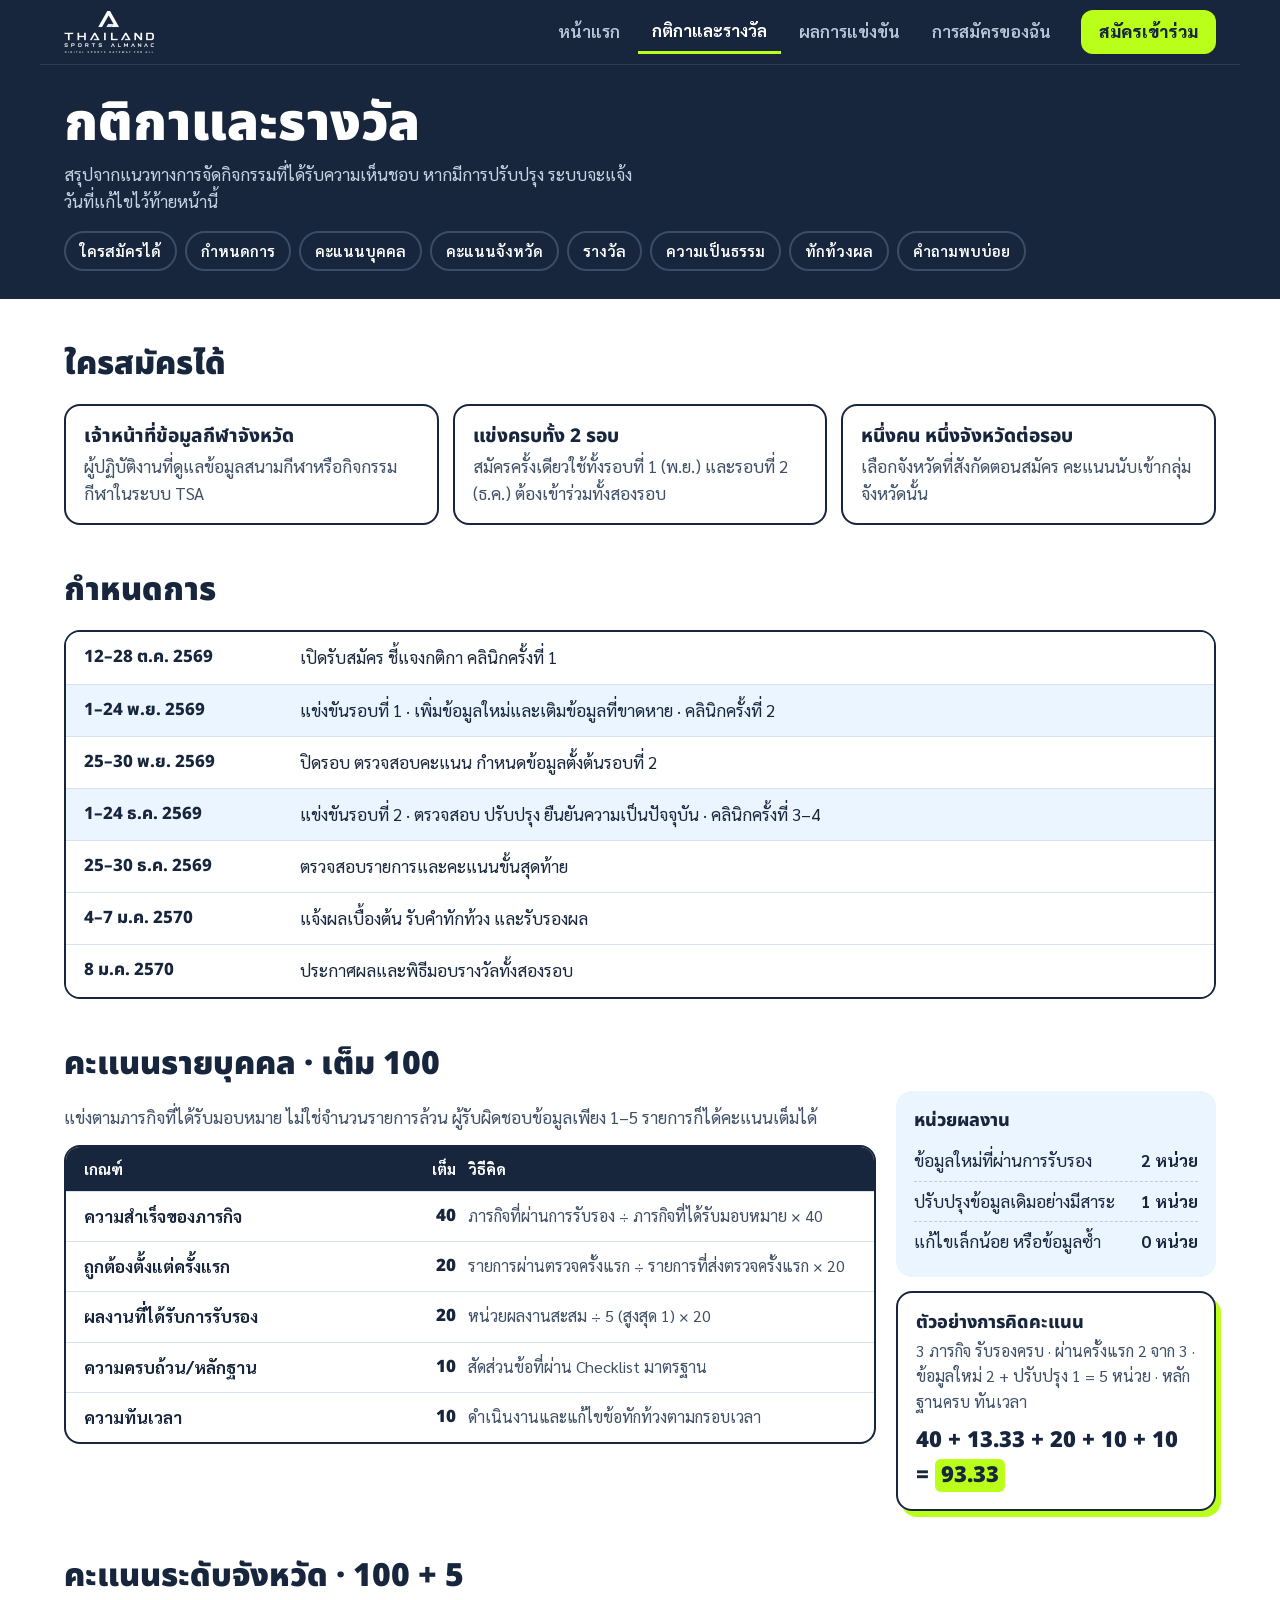
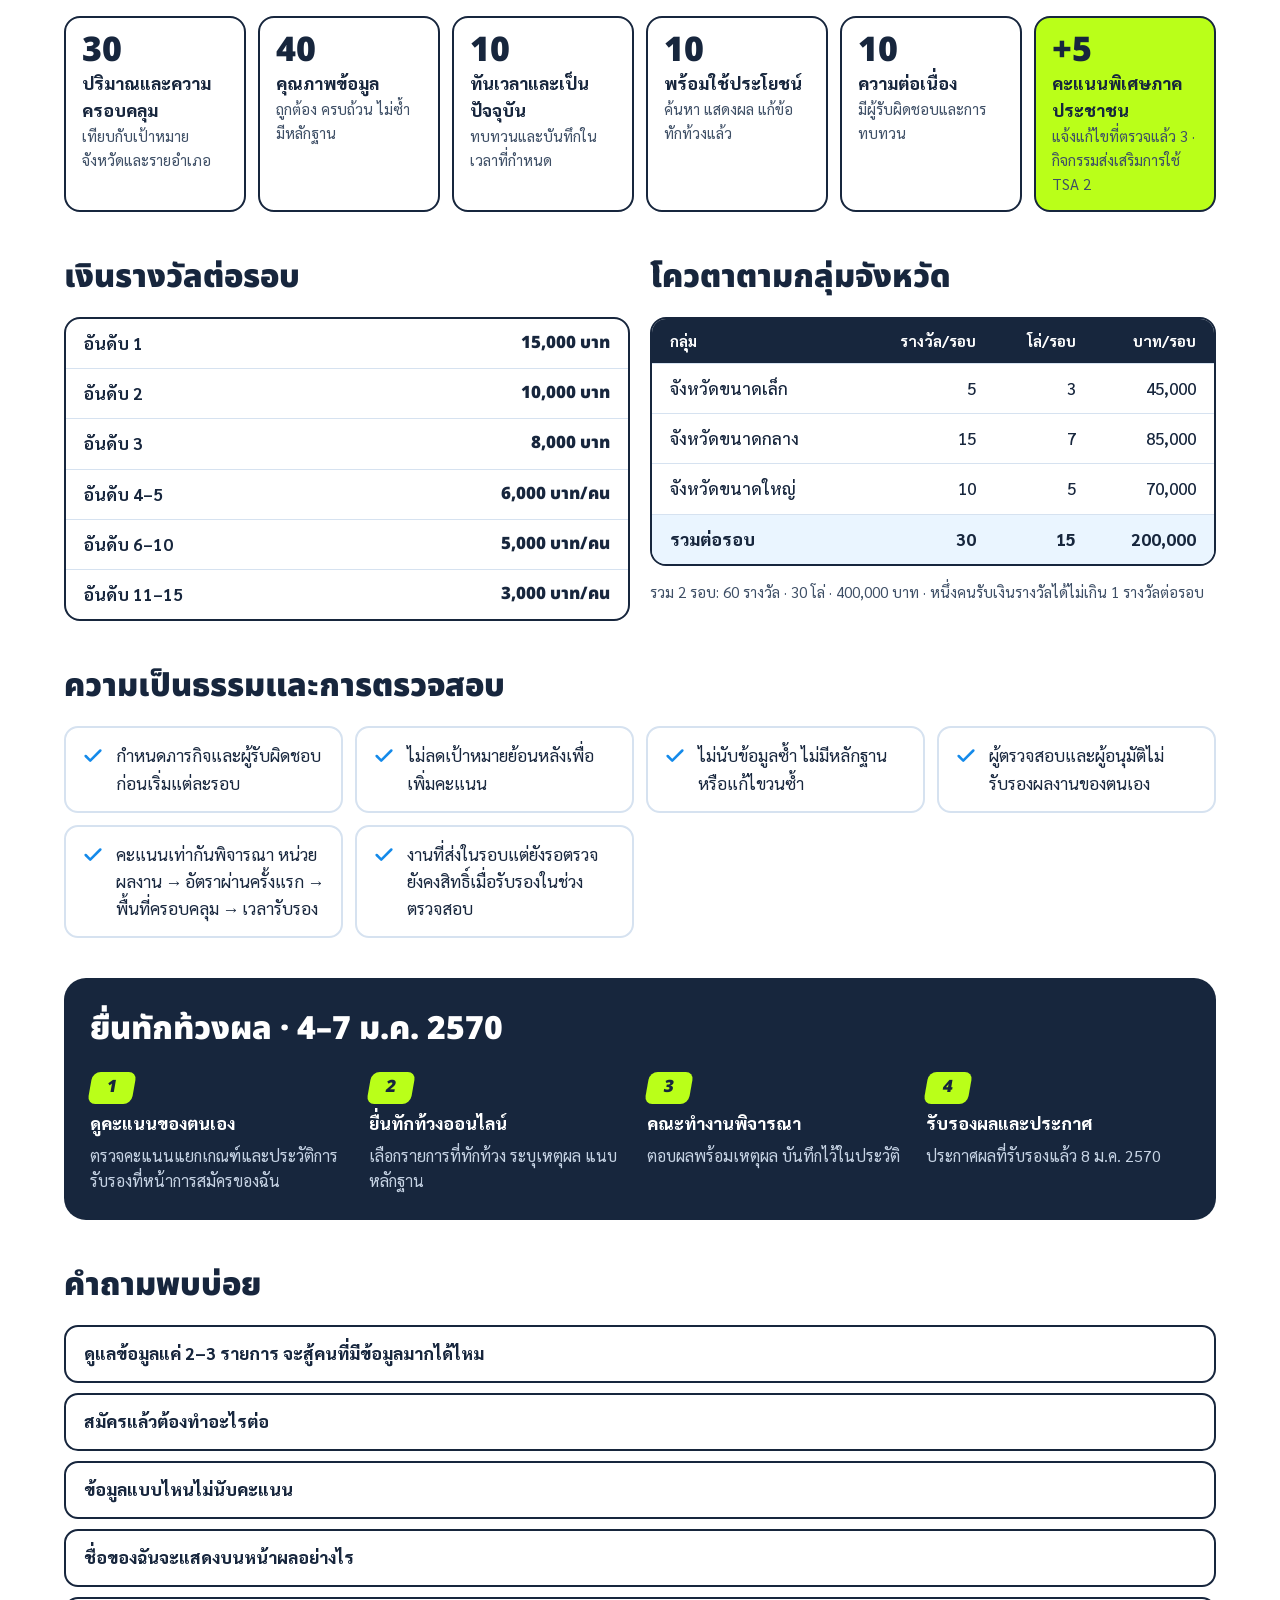
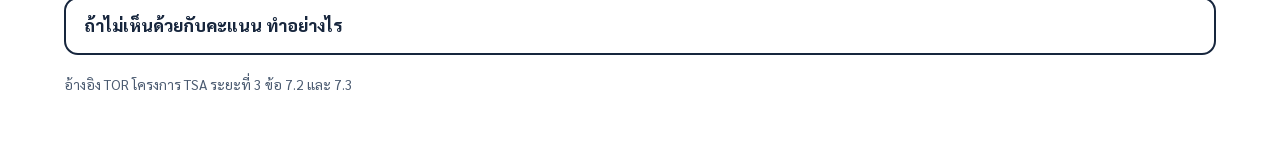
<file: rules.html>
<!doctype html>
<html lang="th">
<head>
<meta charset="utf-8">
<meta name="viewport" content="width=device-width, initial-scale=1, viewport-fit=cover">
<title>กติกาและรางวัล · TSA Data to Value Challenge 2569</title>
<link rel="preconnect" href="https://fonts.googleapis.com">
<link rel="preconnect" href="https://fonts.gstatic.com" crossorigin="">
<link href="https://fonts.googleapis.com/css2?family=Noto+Sans+Thai:wght@100..900&amp;family=Sarabun:ital,wght@0,100;0,200;0,300;0,400;0,500;0,600;0,700;0,800;1,100;1,200;1,300;1,400;1,500;1,600;1,700;1,800&amp;display=swap" rel="stylesheet">
<style>
body{margin:0;background:#ffffff}
a{color:#148AEA}a:hover{color:#17263D}
</style>
<style>*{box-sizing:border-box}img{max-width:100%}</style>

</head>
<body>
<div style="font-family: 'Sarabun', sans-serif; color: #17263D; background: #ffffff; font-size: 17px; line-height: 1.6">
  <header style="background: #17263D; color: #ffffff">
    <div style="max-width: 1200px; margin: 0 auto; padding: 10px 24px; display: flex; flex-wrap: wrap; align-items: center; gap: 16px">
      <a href="index.html" aria-label="Thailand Sports Almanac - หน้าแรก" style="display: flex; align-items: center; gap: 12px; color: #ffffff; text-decoration: none"><img class="tsa-brand-logo" src="assets/tsa-logo.png" alt="Thailand Sports Almanac"></a>
      <nav aria-label="เมนูหลัก" style="display: flex; flex-wrap: wrap; gap: 4px; margin-left: auto">
        <a href="index.html" style="display: inline-flex; align-items: center; min-height: 44px; padding: 0 14px; color: #b9c7da; font-weight: 600; text-decoration: none">หน้าแรก</a>
        <a href="rules.html" style="display: inline-flex; align-items: center; min-height: 44px; padding: 0 14px; color: #ffffff; font-weight: 700; text-decoration: none; border-bottom: 3px solid #baff19">กติกาและรางวัล</a>
        <a href="results.html" style="display: inline-flex; align-items: center; min-height: 44px; padding: 0 14px; color: #b9c7da; font-weight: 600; text-decoration: none">ผลการแข่งขัน</a>
        <a href="my.html" style="display: inline-flex; align-items: center; min-height: 44px; padding: 0 14px; color: #b9c7da; font-weight: 600; text-decoration: none">การสมัครของฉัน</a>
      </nav>
      <a href="register.html" style="display: inline-flex; align-items: center; min-height: 44px; padding: 0 18px; background: #baff19; color: #17263D; font-weight: 800; text-decoration: none; border-radius: 12px">สมัครเข้าร่วม</a>
    </div>
    <div style="max-width: 1200px; margin: 0 auto; padding: 30px 24px 28px; border-top: 1px solid #2a3c57">
      <h1 style="margin: 0; font-family: 'Noto Sans Thai', sans-serif; font-weight: 900; font-size: 52px; line-height: 1.15">กติกาและรางวัล</h1>
      <p style="margin: 6px 0 16px; color: #c6d3e4; max-width: 64ch">สรุปจากแนวทางการจัดกิจกรรมที่ได้รับความเห็นชอบ หากมีการปรับปรุง ระบบจะแจ้งวันที่แก้ไขไว้ท้ายหน้านี้</p>
      <nav aria-label="หัวข้อในหน้านี้" style="display: flex; flex-wrap: wrap; gap: 8px">
        
          <a href="#who" style="display: inline-flex; align-items: center; min-height: 40px; padding: 0 14px; border-radius: 999px; border: 2px solid #3a4c66; color: #ffffff; font-weight: 600; font-size: 15px; text-decoration: none">ใครสมัครได้</a>
        
          <a href="#time" style="display: inline-flex; align-items: center; min-height: 40px; padding: 0 14px; border-radius: 999px; border: 2px solid #3a4c66; color: #ffffff; font-weight: 600; font-size: 15px; text-decoration: none">กำหนดการ</a>
        
          <a href="#person" style="display: inline-flex; align-items: center; min-height: 40px; padding: 0 14px; border-radius: 999px; border: 2px solid #3a4c66; color: #ffffff; font-weight: 600; font-size: 15px; text-decoration: none">คะแนนบุคคล</a>
        
          <a href="#province" style="display: inline-flex; align-items: center; min-height: 40px; padding: 0 14px; border-radius: 999px; border: 2px solid #3a4c66; color: #ffffff; font-weight: 600; font-size: 15px; text-decoration: none">คะแนนจังหวัด</a>
        
          <a href="#prize" style="display: inline-flex; align-items: center; min-height: 40px; padding: 0 14px; border-radius: 999px; border: 2px solid #3a4c66; color: #ffffff; font-weight: 600; font-size: 15px; text-decoration: none">รางวัล</a>
        
          <a href="#fair" style="display: inline-flex; align-items: center; min-height: 40px; padding: 0 14px; border-radius: 999px; border: 2px solid #3a4c66; color: #ffffff; font-weight: 600; font-size: 15px; text-decoration: none">ความเป็นธรรม</a>
        
          <a href="#appeal" style="display: inline-flex; align-items: center; min-height: 40px; padding: 0 14px; border-radius: 999px; border: 2px solid #3a4c66; color: #ffffff; font-weight: 600; font-size: 15px; text-decoration: none">ทักท้วงผล</a>
        
          <a href="#faq" style="display: inline-flex; align-items: center; min-height: 40px; padding: 0 14px; border-radius: 999px; border: 2px solid #3a4c66; color: #ffffff; font-weight: 600; font-size: 15px; text-decoration: none">คำถามพบบ่อย</a>
        
      </nav>
    </div>
  </header>

  <div style="max-width: 1200px; margin: 0 auto; padding: 40px 24px 56px; display: flex; flex-direction: column; gap: 40px">

    <section id="who" style="display: flex; flex-direction: column; gap: 14px">
      <h2 style="margin: 0; font-family: 'Noto Sans Thai', sans-serif; font-weight: 900; font-size: 32px">ใครสมัครได้</h2>
      <div style="display: grid; grid-template-columns: repeat(auto-fit, minmax(250px, 1fr)); gap: 14px">
        
          <div style="border: 2.5px solid #17263D; border-radius: 16px; padding: 16px 18px"><div style="font-family: 'Noto Sans Thai', sans-serif; font-weight: 800; font-size: 19px">เจ้าหน้าที่ข้อมูลกีฬาจังหวัด</div><div style="color: #3e4f66">ผู้ปฏิบัติงานที่ดูแลข้อมูลสนามกีฬาหรือกิจกรรมกีฬาในระบบ TSA</div></div>
        
          <div style="border: 2.5px solid #17263D; border-radius: 16px; padding: 16px 18px"><div style="font-family: 'Noto Sans Thai', sans-serif; font-weight: 800; font-size: 19px">แข่งครบทั้ง 2 รอบ</div><div style="color: #3e4f66">สมัครครั้งเดียวใช้ทั้งรอบที่ 1 (พ.ย.) และรอบที่ 2 (ธ.ค.) ต้องเข้าร่วมทั้งสองรอบ</div></div>
        
          <div style="border: 2.5px solid #17263D; border-radius: 16px; padding: 16px 18px"><div style="font-family: 'Noto Sans Thai', sans-serif; font-weight: 800; font-size: 19px">หนึ่งคน หนึ่งจังหวัดต่อรอบ</div><div style="color: #3e4f66">เลือกจังหวัดที่สังกัดตอนสมัคร คะแนนนับเข้ากลุ่มจังหวัดนั้น</div></div>
        
      </div>
    </section>

    <section id="time" style="display: flex; flex-direction: column; gap: 14px">
      <h2 style="margin: 0; font-family: 'Noto Sans Thai', sans-serif; font-weight: 900; font-size: 32px">กำหนดการ</h2>
      <div style="border: 2.5px solid #17263D; border-radius: 16px; overflow: hidden">
        
          <div style="display: grid; grid-template-columns: 200px minmax(0, 1fr); gap: 16px; padding: 12px 18px; border-top: 0; background: #ffffff">
            <span style="font-family: 'Noto Sans Thai', sans-serif; font-weight: 800">12–28 ต.ค. 2569</span><span>เปิดรับสมัคร ชี้แจงกติกา คลินิกครั้งที่ 1</span>
          </div>
        
          <div style="display: grid; grid-template-columns: 200px minmax(0, 1fr); gap: 16px; padding: 12px 18px; border-top: 1.5px solid #d6e2f0; background: #EAF5FF">
            <span style="font-family: 'Noto Sans Thai', sans-serif; font-weight: 800">1–24 พ.ย. 2569</span><span>แข่งขันรอบที่ 1 · เพิ่มข้อมูลใหม่และเติมข้อมูลที่ขาดหาย · คลินิกครั้งที่ 2</span>
          </div>
        
          <div style="display: grid; grid-template-columns: 200px minmax(0, 1fr); gap: 16px; padding: 12px 18px; border-top: 1.5px solid #d6e2f0; background: #ffffff">
            <span style="font-family: 'Noto Sans Thai', sans-serif; font-weight: 800">25–30 พ.ย. 2569</span><span>ปิดรอบ ตรวจสอบคะแนน กำหนดข้อมูลตั้งต้นรอบที่ 2</span>
          </div>
        
          <div style="display: grid; grid-template-columns: 200px minmax(0, 1fr); gap: 16px; padding: 12px 18px; border-top: 1.5px solid #d6e2f0; background: #EAF5FF">
            <span style="font-family: 'Noto Sans Thai', sans-serif; font-weight: 800">1–24 ธ.ค. 2569</span><span>แข่งขันรอบที่ 2 · ตรวจสอบ ปรับปรุง ยืนยันความเป็นปัจจุบัน · คลินิกครั้งที่ 3–4</span>
          </div>
        
          <div style="display: grid; grid-template-columns: 200px minmax(0, 1fr); gap: 16px; padding: 12px 18px; border-top: 1.5px solid #d6e2f0; background: #ffffff">
            <span style="font-family: 'Noto Sans Thai', sans-serif; font-weight: 800">25–30 ธ.ค. 2569</span><span>ตรวจสอบรายการและคะแนนขั้นสุดท้าย</span>
          </div>
        
          <div style="display: grid; grid-template-columns: 200px minmax(0, 1fr); gap: 16px; padding: 12px 18px; border-top: 1.5px solid #d6e2f0; background: #ffffff">
            <span style="font-family: 'Noto Sans Thai', sans-serif; font-weight: 800">4–7 ม.ค. 2570</span><span>แจ้งผลเบื้องต้น รับคำทักท้วง และรับรองผล</span>
          </div>
        
          <div style="display: grid; grid-template-columns: 200px minmax(0, 1fr); gap: 16px; padding: 12px 18px; border-top: 1.5px solid #d6e2f0; background: #ffffff">
            <span style="font-family: 'Noto Sans Thai', sans-serif; font-weight: 800">8 ม.ค. 2570</span><span>ประกาศผลและพิธีมอบรางวัลทั้งสองรอบ</span>
          </div>
        
      </div>
    </section>

    <section id="person" style="display: flex; flex-wrap: wrap; gap: 20px; align-items: flex-start">
      <div style="flex: 999 1 560px; min-width: 0; display: flex; flex-direction: column; gap: 14px">
        <h2 style="margin: 0; font-family: 'Noto Sans Thai', sans-serif; font-weight: 900; font-size: 32px">คะแนนรายบุคคล · เต็ม 100</h2>
        <p style="margin: 0; color: #3e4f66">แข่งตามภารกิจที่ได้รับมอบหมาย ไม่ใช่จำนวนรายการล้วน ผู้รับผิดชอบข้อมูลเพียง 1–5 รายการก็ได้คะแนนเต็มได้</p>
        <div style="border: 2.5px solid #17263D; border-radius: 16px; overflow: hidden">
          <div style="display: grid; grid-template-columns: minmax(0, 1.2fr) 70px minmax(0, 1.6fr); gap: 12px; padding: 10px 18px; background: #17263D; color: #ffffff; font-weight: 700; font-size: 15px"><span>เกณฑ์</span><span style="text-align: right">เต็ม</span><span>วิธีคิด</span></div>
          
            <div style="display: grid; grid-template-columns: minmax(0, 1.2fr) 70px minmax(0, 1.6fr); gap: 12px; padding: 11px 18px; border-top: 1.5px solid #d6e2f0">
              <span style="font-weight: 700">ความสำเร็จของภารกิจ</span><span style="text-align: right; font-family: 'Noto Sans Thai', sans-serif; font-weight: 900">40</span><span style="color: #3e4f66; font-size: 16px">ภารกิจที่ผ่านการรับรอง ÷ ภารกิจที่ได้รับมอบหมาย × 40</span>
            </div>
          
            <div style="display: grid; grid-template-columns: minmax(0, 1.2fr) 70px minmax(0, 1.6fr); gap: 12px; padding: 11px 18px; border-top: 1.5px solid #d6e2f0">
              <span style="font-weight: 700">ถูกต้องตั้งแต่ครั้งแรก</span><span style="text-align: right; font-family: 'Noto Sans Thai', sans-serif; font-weight: 900">20</span><span style="color: #3e4f66; font-size: 16px">รายการผ่านตรวจครั้งแรก ÷ รายการที่ส่งตรวจครั้งแรก × 20</span>
            </div>
          
            <div style="display: grid; grid-template-columns: minmax(0, 1.2fr) 70px minmax(0, 1.6fr); gap: 12px; padding: 11px 18px; border-top: 1.5px solid #d6e2f0">
              <span style="font-weight: 700">ผลงานที่ได้รับการรับรอง</span><span style="text-align: right; font-family: 'Noto Sans Thai', sans-serif; font-weight: 900">20</span><span style="color: #3e4f66; font-size: 16px">หน่วยผลงานสะสม ÷ 5 (สูงสุด 1) × 20</span>
            </div>
          
            <div style="display: grid; grid-template-columns: minmax(0, 1.2fr) 70px minmax(0, 1.6fr); gap: 12px; padding: 11px 18px; border-top: 1.5px solid #d6e2f0">
              <span style="font-weight: 700">ความครบถ้วน/หลักฐาน</span><span style="text-align: right; font-family: 'Noto Sans Thai', sans-serif; font-weight: 900">10</span><span style="color: #3e4f66; font-size: 16px">สัดส่วนข้อที่ผ่าน Checklist มาตรฐาน</span>
            </div>
          
            <div style="display: grid; grid-template-columns: minmax(0, 1.2fr) 70px minmax(0, 1.6fr); gap: 12px; padding: 11px 18px; border-top: 1.5px solid #d6e2f0">
              <span style="font-weight: 700">ความทันเวลา</span><span style="text-align: right; font-family: 'Noto Sans Thai', sans-serif; font-weight: 900">10</span><span style="color: #3e4f66; font-size: 16px">ดำเนินงานและแก้ไขข้อทักท้วงตามกรอบเวลา</span>
            </div>
          
        </div>
      </div>
      <aside style="flex: 1 1 320px; min-width: 0; display: flex; flex-direction: column; gap: 14px; padding-top: 52px">
        <div style="background: #EAF5FF; border-radius: 16px; padding: 16px 18px">
          <div style="font-family: 'Noto Sans Thai', sans-serif; font-weight: 800; font-size: 18px; margin-bottom: 6px">หน่วยผลงาน</div>
          <div style="display: flex; justify-content: space-between; padding: 6px 0; border-bottom: 1.5px dashed #b9cde4"><span>ข้อมูลใหม่ที่ผ่านการรับรอง</span><b>2 หน่วย</b></div>
          <div style="display: flex; justify-content: space-between; padding: 6px 0; border-bottom: 1.5px dashed #b9cde4"><span>ปรับปรุงข้อมูลเดิมอย่างมีสาระ</span><b>1 หน่วย</b></div>
          <div style="display: flex; justify-content: space-between; padding: 6px 0"><span>แก้ไขเล็กน้อย หรือข้อมูลซ้ำ</span><b>0 หน่วย</b></div>
        </div>
        <div style="border: 2.5px solid #17263D; border-radius: 16px; padding: 16px 18px; box-shadow: 5px 6px 0 #baff19">
          <div style="font-family: 'Noto Sans Thai', sans-serif; font-weight: 800; font-size: 18px">ตัวอย่างการคิดคะแนน</div>
          <div style="color: #3e4f66; font-size: 16px">3 ภารกิจ รับรองครบ · ผ่านครั้งแรก 2 จาก 3 · ข้อมูลใหม่ 2 + ปรับปรุง 1 = 5 หน่วย · หลักฐานครบ ทันเวลา</div>
          <div style="font-family: 'Noto Sans Thai', sans-serif; font-weight: 900; font-size: 22px; margin-top: 8px">40 + 13.33 + 20 + 10 + 10 = <span style="background: #baff19; padding: 0 6px; border-radius: 6px">93.33</span></div>
        </div>
      </aside>
    </section>

    <section id="province" style="display: flex; flex-direction: column; gap: 14px">
      <h2 style="margin: 0; font-family: 'Noto Sans Thai', sans-serif; font-weight: 900; font-size: 32px">คะแนนระดับจังหวัด · 100 + 5</h2>
      <div style="display: grid; grid-template-columns: repeat(auto-fit, minmax(170px, 1fr)); gap: 12px">
        
          <div style="border: 2.5px solid #17263D; border-radius: 16px; padding: 14px 16px; background: #ffffff">
            <div style="font-family: 'Noto Sans Thai', sans-serif; font-weight: 900; font-size: 34px; line-height: 1.1">30</div>
            <div style="font-weight: 800">ปริมาณและความครอบคลุม</div>
            <div style="font-size: 15px; color: #3e4f66">เทียบกับเป้าหมายจังหวัดและรายอำเภอ</div>
          </div>
        
          <div style="border: 2.5px solid #17263D; border-radius: 16px; padding: 14px 16px; background: #ffffff">
            <div style="font-family: 'Noto Sans Thai', sans-serif; font-weight: 900; font-size: 34px; line-height: 1.1">40</div>
            <div style="font-weight: 800">คุณภาพข้อมูล</div>
            <div style="font-size: 15px; color: #3e4f66">ถูกต้อง ครบถ้วน ไม่ซ้ำ มีหลักฐาน</div>
          </div>
        
          <div style="border: 2.5px solid #17263D; border-radius: 16px; padding: 14px 16px; background: #ffffff">
            <div style="font-family: 'Noto Sans Thai', sans-serif; font-weight: 900; font-size: 34px; line-height: 1.1">10</div>
            <div style="font-weight: 800">ทันเวลาและเป็นปัจจุบัน</div>
            <div style="font-size: 15px; color: #3e4f66">ทบทวนและบันทึกในเวลาที่กำหนด</div>
          </div>
        
          <div style="border: 2.5px solid #17263D; border-radius: 16px; padding: 14px 16px; background: #ffffff">
            <div style="font-family: 'Noto Sans Thai', sans-serif; font-weight: 900; font-size: 34px; line-height: 1.1">10</div>
            <div style="font-weight: 800">พร้อมใช้ประโยชน์</div>
            <div style="font-size: 15px; color: #3e4f66">ค้นหา แสดงผล แก้ข้อทักท้วงแล้ว</div>
          </div>
        
          <div style="border: 2.5px solid #17263D; border-radius: 16px; padding: 14px 16px; background: #ffffff">
            <div style="font-family: 'Noto Sans Thai', sans-serif; font-weight: 900; font-size: 34px; line-height: 1.1">10</div>
            <div style="font-weight: 800">ความต่อเนื่อง</div>
            <div style="font-size: 15px; color: #3e4f66">มีผู้รับผิดชอบและการทบทวน</div>
          </div>
        
          <div style="border: 2.5px solid #17263D; border-radius: 16px; padding: 14px 16px; background: #baff19">
            <div style="font-family: 'Noto Sans Thai', sans-serif; font-weight: 900; font-size: 34px; line-height: 1.1">+5</div>
            <div style="font-weight: 800">คะแนนพิเศษภาคประชาชน</div>
            <div style="font-size: 15px; color: #3e4f66">แจ้งแก้ไขที่ตรวจแล้ว 3 · กิจกรรมส่งเสริมการใช้ TSA 2</div>
          </div>
        
      </div>
    </section>

    <section id="prize" style="display: flex; flex-wrap: wrap; gap: 20px; align-items: flex-start">
      <div style="flex: 1 1 420px; min-width: 0; display: flex; flex-direction: column; gap: 14px">
        <h2 style="margin: 0; font-family: 'Noto Sans Thai', sans-serif; font-weight: 900; font-size: 32px">เงินรางวัลต่อรอบ</h2>
        <div style="border: 2.5px solid #17263D; border-radius: 16px; overflow: hidden">
          
            <div style="display: flex; justify-content: space-between; padding: 11px 18px; border-top: 0"><span style="font-weight: 700">อันดับ 1</span><span style="font-family: 'Noto Sans Thai', sans-serif; font-weight: 900">15,000 บาท</span></div>
          
            <div style="display: flex; justify-content: space-between; padding: 11px 18px; border-top: 1.5px solid #d6e2f0"><span style="font-weight: 700">อันดับ 2</span><span style="font-family: 'Noto Sans Thai', sans-serif; font-weight: 900">10,000 บาท</span></div>
          
            <div style="display: flex; justify-content: space-between; padding: 11px 18px; border-top: 1.5px solid #d6e2f0"><span style="font-weight: 700">อันดับ 3</span><span style="font-family: 'Noto Sans Thai', sans-serif; font-weight: 900">8,000 บาท</span></div>
          
            <div style="display: flex; justify-content: space-between; padding: 11px 18px; border-top: 1.5px solid #d6e2f0"><span style="font-weight: 700">อันดับ 4–5</span><span style="font-family: 'Noto Sans Thai', sans-serif; font-weight: 900">6,000 บาท/คน</span></div>
          
            <div style="display: flex; justify-content: space-between; padding: 11px 18px; border-top: 1.5px solid #d6e2f0"><span style="font-weight: 700">อันดับ 6–10</span><span style="font-family: 'Noto Sans Thai', sans-serif; font-weight: 900">5,000 บาท/คน</span></div>
          
            <div style="display: flex; justify-content: space-between; padding: 11px 18px; border-top: 1.5px solid #d6e2f0"><span style="font-weight: 700">อันดับ 11–15</span><span style="font-family: 'Noto Sans Thai', sans-serif; font-weight: 900">3,000 บาท/คน</span></div>
          
        </div>
      </div>
      <div style="flex: 1 1 420px; min-width: 0; display: flex; flex-direction: column; gap: 14px">
        <h2 style="margin: 0; font-family: 'Noto Sans Thai', sans-serif; font-weight: 900; font-size: 32px">โควตาตามกลุ่มจังหวัด</h2>
        <div style="border: 2.5px solid #17263D; border-radius: 16px; overflow: hidden">
          <div style="display: grid; grid-template-columns: minmax(0, 1fr) 90px 90px 110px; gap: 10px; padding: 10px 18px; background: #17263D; color: #ffffff; font-weight: 700; font-size: 15px"><span>กลุ่ม</span><span style="text-align: right">รางวัล/รอบ</span><span style="text-align: right">โล่/รอบ</span><span style="text-align: right">บาท/รอบ</span></div>
          
            <div style="display: grid; grid-template-columns: minmax(0, 1fr) 90px 90px 110px; gap: 10px; padding: 11px 18px; border-top: 1.5px solid #d6e2f0; background: #ffffff; font-weight: 500">
              <span>จังหวัดขนาดเล็ก</span><span style="text-align: right">5</span><span style="text-align: right">3</span><span style="text-align: right">45,000</span>
            </div>
          
            <div style="display: grid; grid-template-columns: minmax(0, 1fr) 90px 90px 110px; gap: 10px; padding: 11px 18px; border-top: 1.5px solid #d6e2f0; background: #ffffff; font-weight: 500">
              <span>จังหวัดขนาดกลาง</span><span style="text-align: right">15</span><span style="text-align: right">7</span><span style="text-align: right">85,000</span>
            </div>
          
            <div style="display: grid; grid-template-columns: minmax(0, 1fr) 90px 90px 110px; gap: 10px; padding: 11px 18px; border-top: 1.5px solid #d6e2f0; background: #ffffff; font-weight: 500">
              <span>จังหวัดขนาดใหญ่</span><span style="text-align: right">10</span><span style="text-align: right">5</span><span style="text-align: right">70,000</span>
            </div>
          
            <div style="display: grid; grid-template-columns: minmax(0, 1fr) 90px 90px 110px; gap: 10px; padding: 11px 18px; border-top: 1.5px solid #d6e2f0; background: #EAF5FF; font-weight: 800">
              <span>รวมต่อรอบ</span><span style="text-align: right">30</span><span style="text-align: right">15</span><span style="text-align: right">200,000</span>
            </div>
          
        </div>
        <p style="margin: 0; font-size: 15px; color: #3e4f66">รวม 2 รอบ: 60 รางวัล · 30 โล่ · 400,000 บาท · หนึ่งคนรับเงินรางวัลได้ไม่เกิน 1 รางวัลต่อรอบ</p>
      </div>
    </section>

    <section id="fair" style="display: flex; flex-direction: column; gap: 14px">
      <h2 style="margin: 0; font-family: 'Noto Sans Thai', sans-serif; font-weight: 900; font-size: 32px">ความเป็นธรรมและการตรวจสอบ</h2>
      <div style="display: grid; grid-template-columns: repeat(auto-fit, minmax(260px, 1fr)); gap: 12px">
        
          <div style="display: flex; gap: 12px; align-items: flex-start; border: 2px solid #d6e2f0; border-radius: 14px; padding: 14px 16px"><svg width="22" height="22" viewBox="0 0 24 24" fill="none" stroke="#148AEA" stroke-width="2.8" stroke-linecap="round" stroke-linejoin="round" aria-hidden="true" style="flex: none; margin-top: 3px"><path d="M20 6 9 17l-5-5"></path></svg><span>กำหนดภารกิจและผู้รับผิดชอบก่อนเริ่มแต่ละรอบ</span></div>
        
          <div style="display: flex; gap: 12px; align-items: flex-start; border: 2px solid #d6e2f0; border-radius: 14px; padding: 14px 16px"><svg width="22" height="22" viewBox="0 0 24 24" fill="none" stroke="#148AEA" stroke-width="2.8" stroke-linecap="round" stroke-linejoin="round" aria-hidden="true" style="flex: none; margin-top: 3px"><path d="M20 6 9 17l-5-5"></path></svg><span>ไม่ลดเป้าหมายย้อนหลังเพื่อเพิ่มคะแนน</span></div>
        
          <div style="display: flex; gap: 12px; align-items: flex-start; border: 2px solid #d6e2f0; border-radius: 14px; padding: 14px 16px"><svg width="22" height="22" viewBox="0 0 24 24" fill="none" stroke="#148AEA" stroke-width="2.8" stroke-linecap="round" stroke-linejoin="round" aria-hidden="true" style="flex: none; margin-top: 3px"><path d="M20 6 9 17l-5-5"></path></svg><span>ไม่นับข้อมูลซ้ำ ไม่มีหลักฐาน หรือแก้ไขวนซ้ำ</span></div>
        
          <div style="display: flex; gap: 12px; align-items: flex-start; border: 2px solid #d6e2f0; border-radius: 14px; padding: 14px 16px"><svg width="22" height="22" viewBox="0 0 24 24" fill="none" stroke="#148AEA" stroke-width="2.8" stroke-linecap="round" stroke-linejoin="round" aria-hidden="true" style="flex: none; margin-top: 3px"><path d="M20 6 9 17l-5-5"></path></svg><span>ผู้ตรวจสอบและผู้อนุมัติไม่รับรองผลงานของตนเอง</span></div>
        
          <div style="display: flex; gap: 12px; align-items: flex-start; border: 2px solid #d6e2f0; border-radius: 14px; padding: 14px 16px"><svg width="22" height="22" viewBox="0 0 24 24" fill="none" stroke="#148AEA" stroke-width="2.8" stroke-linecap="round" stroke-linejoin="round" aria-hidden="true" style="flex: none; margin-top: 3px"><path d="M20 6 9 17l-5-5"></path></svg><span>คะแนนเท่ากันพิจารณา หน่วยผลงาน → อัตราผ่านครั้งแรก → พื้นที่ครอบคลุม → เวลารับรอง</span></div>
        
          <div style="display: flex; gap: 12px; align-items: flex-start; border: 2px solid #d6e2f0; border-radius: 14px; padding: 14px 16px"><svg width="22" height="22" viewBox="0 0 24 24" fill="none" stroke="#148AEA" stroke-width="2.8" stroke-linecap="round" stroke-linejoin="round" aria-hidden="true" style="flex: none; margin-top: 3px"><path d="M20 6 9 17l-5-5"></path></svg><span>งานที่ส่งในรอบแต่ยังรอตรวจ ยังคงสิทธิ์เมื่อรับรองในช่วงตรวจสอบ</span></div>
        
      </div>
    </section>

    <section id="appeal" style="background: #17263D; color: #ffffff; border-radius: 22px; padding: 26px; display: flex; flex-direction: column; gap: 16px">
      <h2 style="margin: 0; font-family: 'Noto Sans Thai', sans-serif; font-weight: 900; font-size: 32px">ยื่นทักท้วงผล · 4–7 ม.ค. 2570</h2>
      <div style="display: grid; grid-template-columns: repeat(auto-fit, minmax(220px, 1fr)); gap: 14px">
        
          <div style="display: flex; flex-direction: column; gap: 6px"><span style="align-self: flex-start; display: grid; place-items: center; min-width: 44px; height: 32px; background: #baff19; color: #17263D; border-radius: 8px; transform: skewX(-10deg); font-family: 'Noto Sans Thai', sans-serif; font-weight: 900">1</span><span style="font-weight: 800">ดูคะแนนของตนเอง</span><span style="color: #c6d3e4; font-size: 16px">ตรวจคะแนนแยกเกณฑ์และประวัติการรับรองที่หน้าการสมัครของฉัน</span></div>
        
          <div style="display: flex; flex-direction: column; gap: 6px"><span style="align-self: flex-start; display: grid; place-items: center; min-width: 44px; height: 32px; background: #baff19; color: #17263D; border-radius: 8px; transform: skewX(-10deg); font-family: 'Noto Sans Thai', sans-serif; font-weight: 900">2</span><span style="font-weight: 800">ยื่นทักท้วงออนไลน์</span><span style="color: #c6d3e4; font-size: 16px">เลือกรายการที่ทักท้วง ระบุเหตุผล แนบหลักฐาน</span></div>
        
          <div style="display: flex; flex-direction: column; gap: 6px"><span style="align-self: flex-start; display: grid; place-items: center; min-width: 44px; height: 32px; background: #baff19; color: #17263D; border-radius: 8px; transform: skewX(-10deg); font-family: 'Noto Sans Thai', sans-serif; font-weight: 900">3</span><span style="font-weight: 800">คณะทำงานพิจารณา</span><span style="color: #c6d3e4; font-size: 16px">ตอบผลพร้อมเหตุผล บันทึกไว้ในประวัติ</span></div>
        
          <div style="display: flex; flex-direction: column; gap: 6px"><span style="align-self: flex-start; display: grid; place-items: center; min-width: 44px; height: 32px; background: #baff19; color: #17263D; border-radius: 8px; transform: skewX(-10deg); font-family: 'Noto Sans Thai', sans-serif; font-weight: 900">4</span><span style="font-weight: 800">รับรองผลและประกาศ</span><span style="color: #c6d3e4; font-size: 16px">ประกาศผลที่รับรองแล้ว 8 ม.ค. 2570</span></div>
        
      </div>
    </section>

    <section id="faq" style="display: flex; flex-direction: column; gap: 10px">
      <h2 style="margin: 0 0 4px; font-family: 'Noto Sans Thai', sans-serif; font-weight: 900; font-size: 32px">คำถามพบบ่อย</h2>
      
        <details style="border: 2.5px solid #17263D; border-radius: 14px; padding: 0 18px">
          <summary style="min-height: 54px; display: flex; align-items: center; font-weight: 800; cursor: pointer">ดูแลข้อมูลแค่ 2–3 รายการ จะสู้คนที่มีข้อมูลมากได้ไหม</summary>
          <p style="margin: 0 0 16px; color: #3e4f66">ได้ คะแนนคิดตามภารกิจที่ได้รับมอบหมาย และหน่วยผลงานครบ 5 หน่วยได้คะแนนเต็มในเกณฑ์นั้น</p>
        </details>
      
        <details style="border: 2.5px solid #17263D; border-radius: 14px; padding: 0 18px">
          <summary style="min-height: 54px; display: flex; align-items: center; font-weight: 800; cursor: pointer">สมัครแล้วต้องทำอะไรต่อ</summary>
          <p style="margin: 0 0 16px; color: #3e4f66">รออีเมลอนุมัติพร้อมรหัสผู้สมัคร แล้วรับภารกิจข้อมูลก่อนเริ่มรอบที่ 1 วันที่ 1 พ.ย. 2569</p>
        </details>
      
        <details style="border: 2.5px solid #17263D; border-radius: 14px; padding: 0 18px">
          <summary style="min-height: 54px; display: flex; align-items: center; font-weight: 800; cursor: pointer">ข้อมูลแบบไหนไม่นับคะแนน</summary>
          <p style="margin: 0 0 16px; color: #3e4f66">ข้อมูลซ้ำ ข้อมูลไม่มีหลักฐาน งานที่ไม่ผ่านการรับรอง และการแก้ไขเล็กน้อยวนซ้ำ</p>
        </details>
      
        <details style="border: 2.5px solid #17263D; border-radius: 14px; padding: 0 18px">
          <summary style="min-height: 54px; display: flex; align-items: center; font-weight: 800; cursor: pointer">ชื่อของฉันจะแสดงบนหน้าผลอย่างไร</summary>
          <p style="margin: 0 0 16px; color: #3e4f66">แสดงชื่อและอักษรแรกของนามสกุล เช่น สมชาย ก. ไม่แสดงเบอร์โทรหรืออีเมล</p>
        </details>
      
        <details style="border: 2.5px solid #17263D; border-radius: 14px; padding: 0 18px">
          <summary style="min-height: 54px; display: flex; align-items: center; font-weight: 800; cursor: pointer">ถ้าไม่เห็นด้วยกับคะแนน ทำอย่างไร</summary>
          <p style="margin: 0 0 16px; color: #3e4f66">ยื่นทักท้วงผ่านหน้าการสมัครของฉันระหว่าง 4–7 ม.ค. 2570</p>
        </details>
      
      <p style="margin: 8px 0 0; font-size: 14px; color: #4a5a70">อ้างอิง TOR โครงการ TSA ระยะที่ 3 ข้อ 7.2 และ 7.3</p>
    </section>
  </div>
</div>
<script defer src="app.js"></script>
</body>
</html>
</file>
